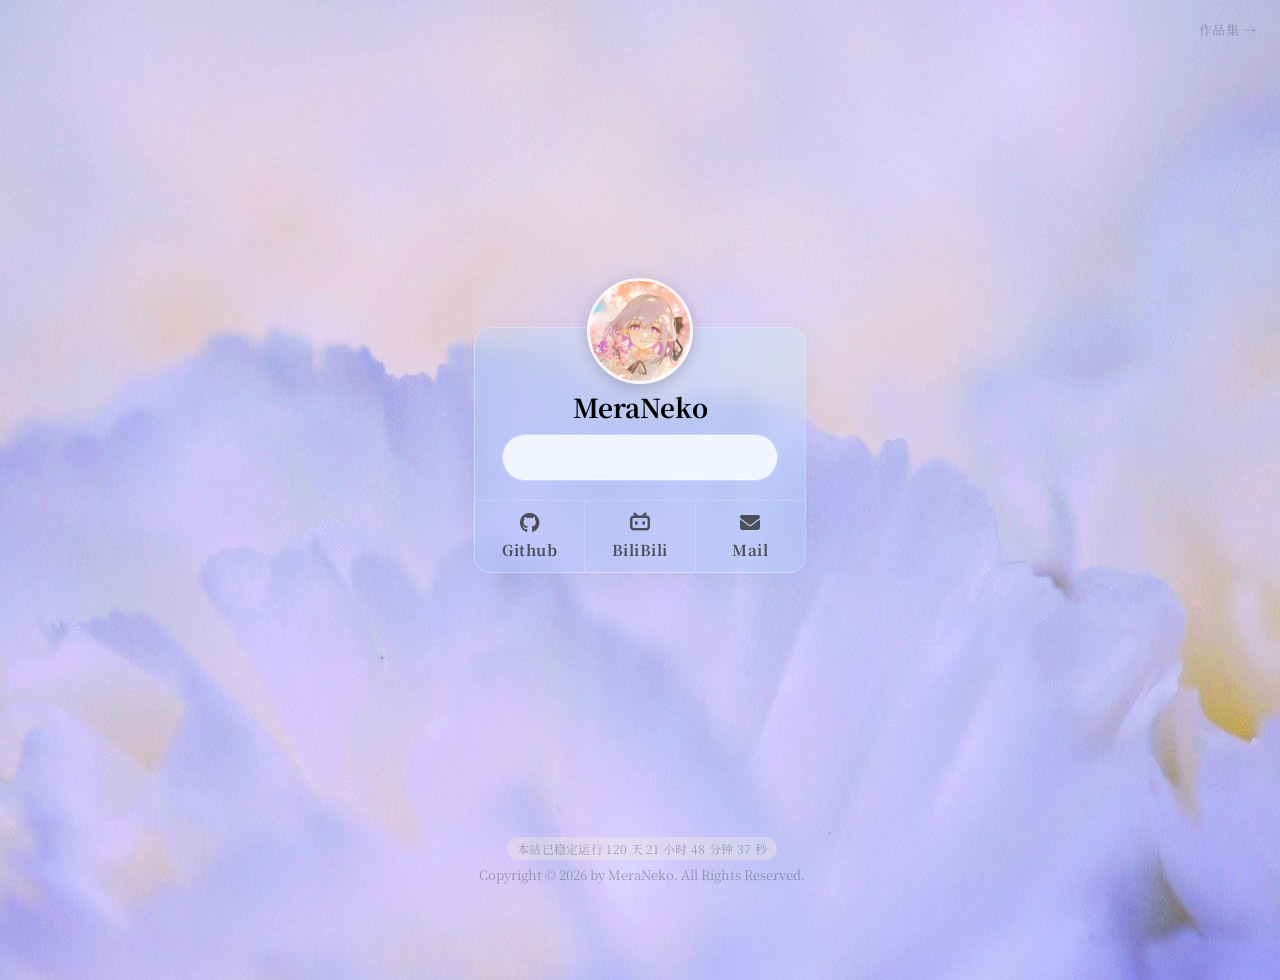
<file: index.html>
<!DOCTYPE html>
<!-- saved from url=(0027)https://www.gardenwalk.moe/ -->
<html lang="zh-CN"><head><meta http-equiv="Content-Type" content="text/html; charset=UTF-8">
    
    <meta name="description" content="MeraNeko's HomePage">
    <title>MeraNeko's HomePage</title>
    <link rel="shortcut icon" href="./favicon.jpg">
    <link href="./homepage_files/noto-serif-sc.css" rel="stylesheet">   
    <link rel="stylesheet" href="./homepage_files/all.min.css">   
    <meta content="width=device-width, initial-scale=1.0, minimum-scale=1.0, maximum-scale=1.0, user-scalable=no" name="viewport">
    <link rel="stylesheet" href="./homepage_files/style.css">
    <script src="./homepage_files/loading.js.下载" defer=""></script> 
    <script src="./homepage_files/Tilt-Animation.js.下载" defer=""></script>
    <script src="./homepage_files/Typewriter.js.下载" defer=""></script>   
    <script src="./homepage_files/click-particle-rc.js" defer=""></script>
    <script src="./homepage_files/Sitetime.js.下载" defer=""></script>
<style>/* Copyright (C) Microsoft Corporation. All rights reserved. */

.msreadout-word-highlight:not(.msreadout-inactive-highlight) {
    background: #ffff00 !important;
    color: black !important;
}

.msreadout-line-highlight:not(.msreadout-inactive-highlight) {
    background: #b2d6f3 !important;
    color: black !important;
}

@media screen and (forced-colors: active) {
    .msreadout-word-highlight:not(.msreadout-inactive-highlight) {
        forced-color-adjust: none;
        background-color: Highlight !important;
        color: HighlightText !important;
    }

    .msreadout-line-highlight:not(.msreadout-inactive-highlight) {
        forced-color-adjust: none;
        background: yellow !important;
        color: black !important;
    }
}
/*# sourceMappingURL=[data-uri] */</style></head>
<body>
    <!-- 右上角作品集入口 -->
    <a class="works-link" href="./works/">作品集 <span class="arrow">&rarr;</span></a>
    <div class="bg" id="bg"></div><!--在CSS17行引入-->
    <!-- 左右开屏加载的遮罩 -->
    <div class="loading-mask" id="loadingMask">
        <div class="mask-left"></div>
        <div class="mask-right"></div>
        <!-- 加载动画容器 -->
        <div class="load_15" id="loaderContainer">
            <div class="sk-cube sk-cube1"></div>
            <div class="sk-cube sk-cube2"></div>
            <div class="sk-cube sk-cube3"></div>
            <div class="sk-cube sk-cube4"></div>
            <div class="sk-cube sk-cube5"></div>
            <div class="sk-cube sk-cube6"></div>
            <div class="sk-cube sk-cube7"></div>
            <div class="sk-cube sk-cube8"></div>
            <div class="sk-cube sk-cube9"></div>
        </div>
        <div class="description-text">
            <h1>MeraNeko's HomePage</h1><br><h2>Loading...</h2>
        </div>
    </div>
    <!--主卡片区域-->
    <div class="main-card" id="MainCard">
        <div class="avatar"></div><!--在CSS178行引入-->
        <h1 class="name">MeraNeko</h1>
        <div class="bar">
            <p class="typewriter" id="typewriter">Ad astra per aspera.</p>
        </div>
        <div class="footer-links"><!--样式在css255行-->
            <a href="https://github.com/meraneko" target="_blank" class="footer-btn">
            <i class="fab fa-github"></i>
            <span>Github</span>
            </a>
            <a href="https://space.bilibili.com/1247516074" target="_blank" class="footer-btn">
            <i class="fab fa-bilibili"></i>
            <span>BiliBili</span>
            </a>
            <a href="mailto:hi@meraneko.top" class="footer-btn">
            <i class="fa-solid fa-envelope"></i>
            <span>Mail</span>
            </a>            
        </div>
    </div>
    <!--页脚版权提示-->
    <div class="copyright">
    <div class="uptime-line">
        <span class="uptime" id="uptime">本站已稳定运行 919 天 1 小时 55 分钟 16 秒</span>
    </div>
    <div>Copyright © 2026 by MeraNeko. </a> All Rights Reserved.</div>
    </div>

</body></html>
</file>
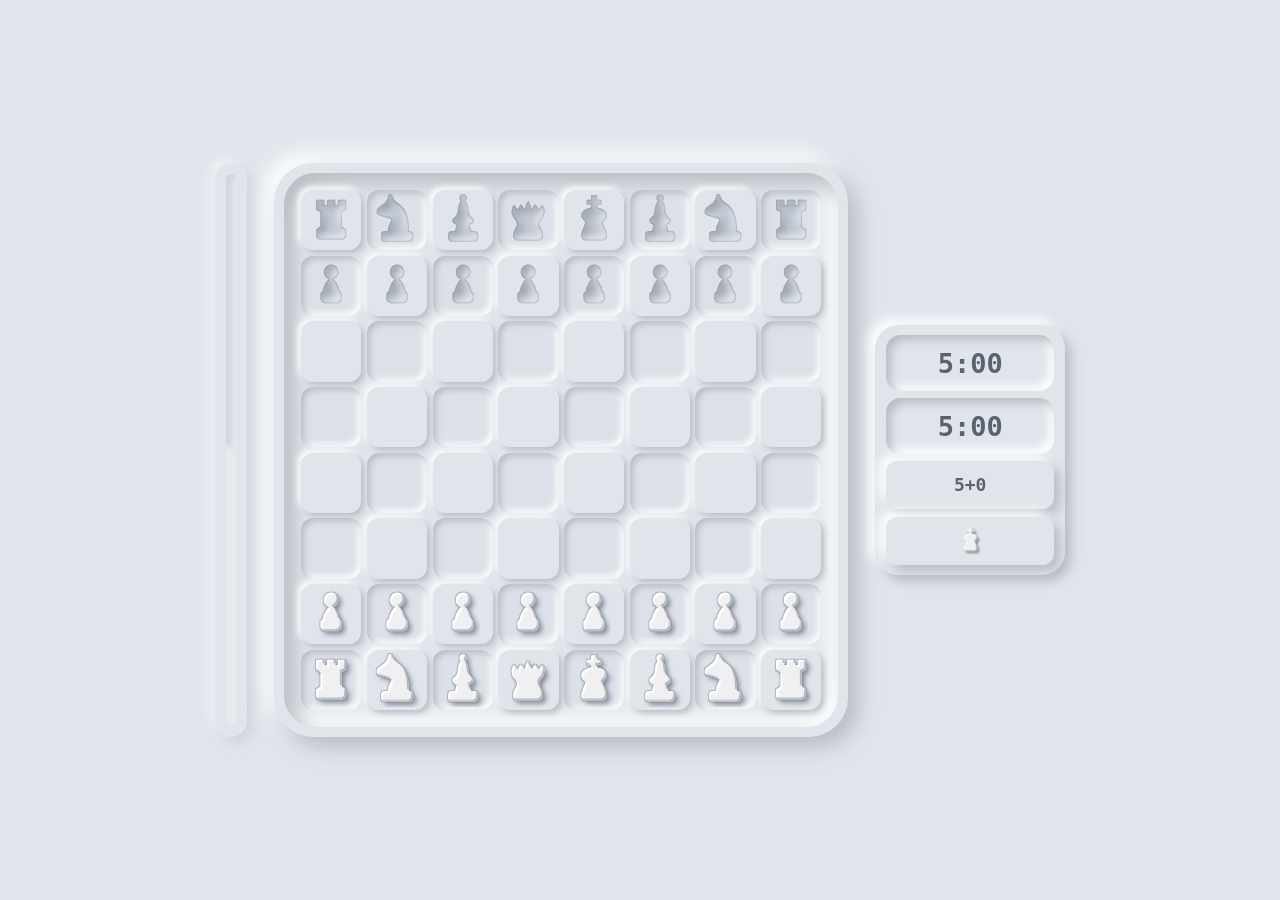
<file: chess/index.html>
<!DOCTYPE html>
<html lang="zh-CN">
<head>
<meta charset="utf-8">
<meta http-equiv="refresh" content="0; url=/works/chess/">
<link rel="canonical" href="https://meraneko.top/works/chess/">
<meta name="viewport" content="width=device-width, initial-scale=1">
<title>国际象棋</title>
<style>
  body { margin: 0; min-height: 100dvh; display: grid; place-items: center;
         background: #e0e5ec; color: #5a6270;
         font-family: ui-sans-serif, system-ui, -apple-system, "Segoe UI", "PingFang SC", "Microsoft YaHei", sans-serif;
         font-size: .9375rem; }
  a { color: #6d5dfc; }
</style>
</head>
<body>
<script>
  /* 查询串与锚点一起带过去，深链不丢 */
  location.replace('/works/chess/' + location.search + location.hash);
</script>
<p>已迁至 <a href="/works/chess/">/works/chess/</a></p>
</body>
</html>
</file>
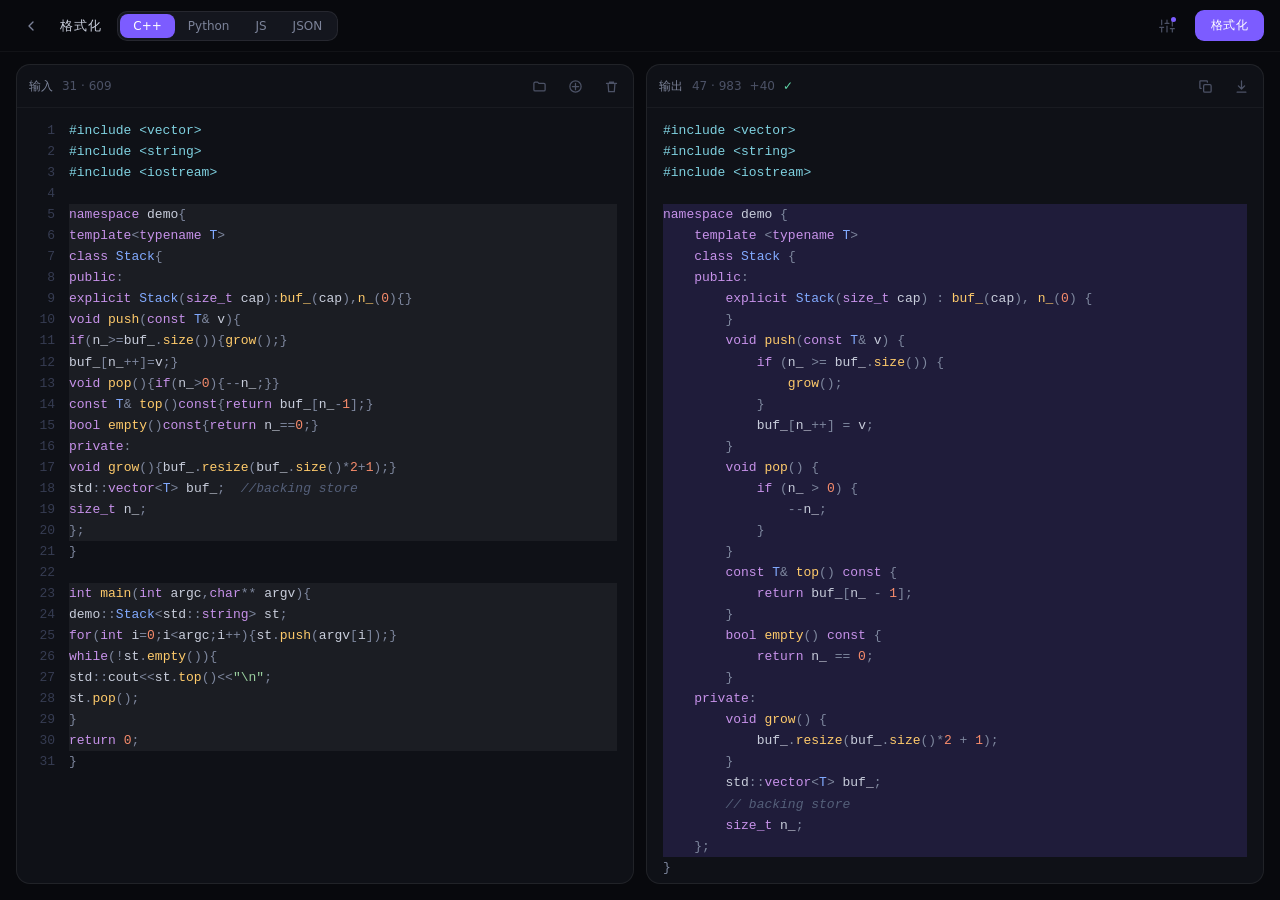
<file: formatter/index.html>
<!DOCTYPE html>
<html lang="zh-CN">
<head>
<meta charset="utf-8">
<meta http-equiv="refresh" content="0; url=/works/formatter/">
<link rel="canonical" href="https://meraneko.top/works/formatter/">
<meta name="viewport" content="width=device-width, initial-scale=1">
<title>代码格式化</title>
<style>
  body { margin: 0; min-height: 100dvh; display: grid; place-items: center;
         background: #08090D; color: rgba(233, 237, 246, .62);
         font-family: ui-sans-serif, system-ui, -apple-system, "Segoe UI", "PingFang SC", "Microsoft YaHei", sans-serif;
         font-size: .9375rem; }
  a { color: #7C5CFF; }
</style>
</head>
<body>
<script>
  location.replace('/works/formatter/' + location.search + location.hash);
</script>
<p>已迁至 <a href="/works/formatter/">/works/formatter/</a></p>
</body>
</html>
</file>
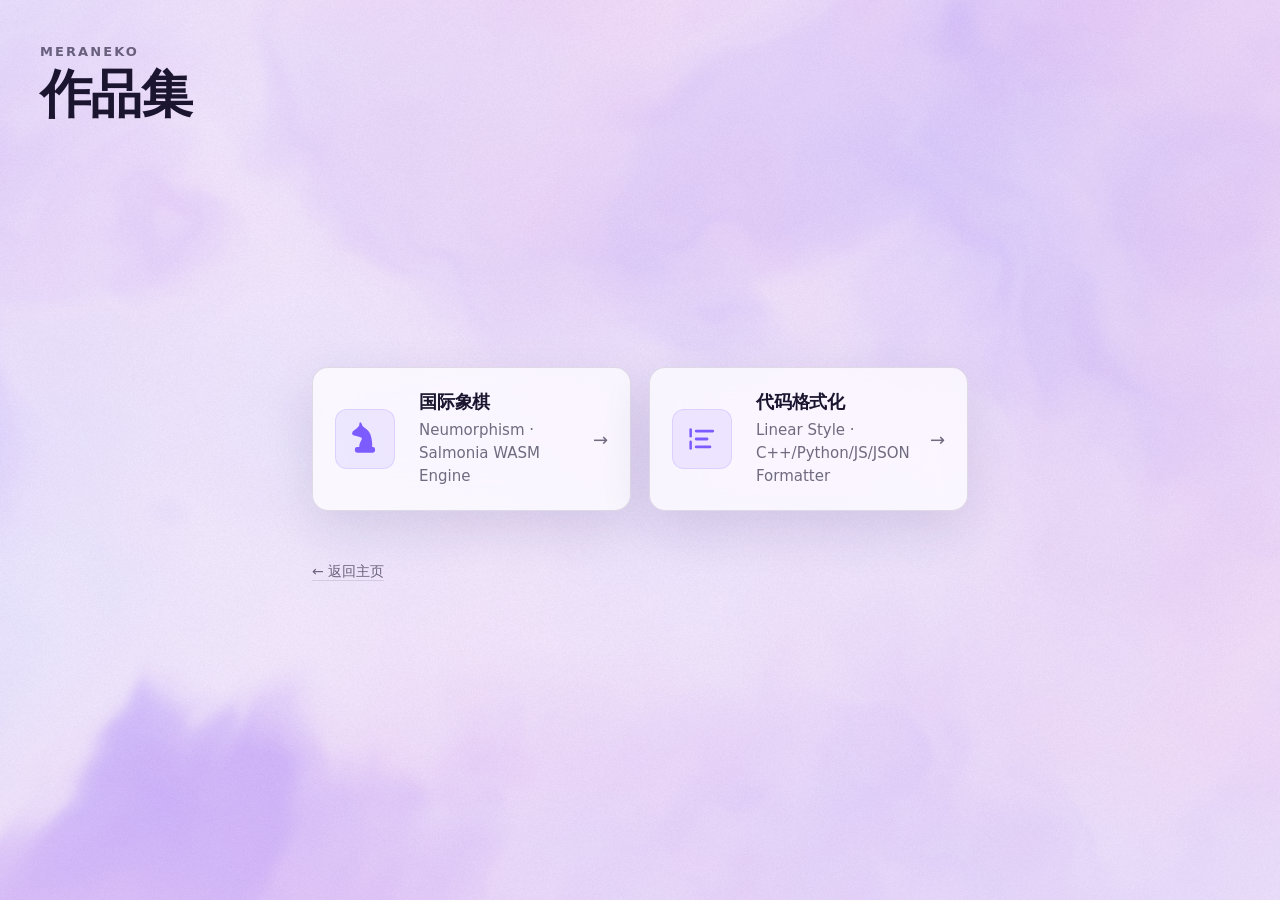
<file: works/index.html>
<!DOCTYPE html>
<html lang="zh-CN">
<head>
<meta charset="utf-8">
<meta name="viewport" content="width=device-width, initial-scale=1, viewport-fit=cover">
<meta name="theme-color" content="#F2ECFC">
<meta name="description" content="MeraNeko 的作品集">
<title>作品集 · MeraNeko</title>
<link rel="shortcut icon" href="../favicon.jpg">
<style>
  :root {
    --field: #F2ECFC;
    --accent: #7C5CFF;
    --ink: #1B1530;
    --ink-2: rgba(27, 21, 48, .62);
    --line: rgba(27, 21, 48, .12);
    --glass: rgba(255, 255, 255, .72);
    --ease: cubic-bezier(.22, .85, .26, 1);
    --morph-dur: .78s;
    --font-sans: ui-sans-serif, system-ui, -apple-system, "Segoe UI", "Helvetica Neue", Arial, "PingFang SC", "Hiragino Sans GB", "Microsoft YaHei", "Noto Sans SC", sans-serif;
  }

  * { box-sizing: border-box; }

  body {
    margin: 0;
    min-height: 100dvh;
    background: var(--field);
    color: var(--ink);
    font-family: var(--font-sans);
    -webkit-font-smoothing: antialiased;
    text-rendering: optimizeLegibility;
  }

  h1, p { margin: 0; }

  /* 流体渐变场：WebGL fbm 画在 canvas 上，下面垫一层静态径向渐变兜底
     （不支持 WebGL / 编译失败时就是它） */
  .stage {
    position: fixed;
    inset: 0;
    z-index: 0;
    overflow: hidden;
    background: var(--field);
  }

  .stage-fallback {
    position: absolute;
    inset: 0;
    background:
      radial-gradient(58% 52% at 22% 26%, rgba(163, 139, 252, .70), rgba(163, 139, 252, 0) 70%),
      radial-gradient(52% 48% at 79% 21%, rgba(173, 203, 249, .60), rgba(173, 203, 249, 0) 70%),
      radial-gradient(58% 58% at 63% 84%, rgba(249, 177, 229, .62), rgba(249, 177, 229, 0) 70%),
      var(--field);
  }

  .stage canvas {
    position: absolute;
    inset: 0;
    display: block;
    width: 100%;
    height: 100%;
  }

  /* 只在四周收一点亮度，正文对比度交给卡片自己的玻璃层 */
  .stage-scrim {
    position: absolute;
    inset: 0;
    pointer-events: none;
    background: radial-gradient(122% 112% at 50% 42%, rgba(255, 255, 255, .04) 40%, rgba(255, 255, 255, .30) 100%);
  }

  .page {
    position: relative;
    z-index: 1;
    min-height: 100dvh;
    display: flex;
    flex-direction: column;
    justify-content: center;
    gap: clamp(2rem, 4.5vw, 3.25rem);
    width: min(46rem, 100%);
    margin-inline: auto;
    /* 上边留出固定标题的位置，卡片不会钻到标题底下 */
    padding: clamp(6.5rem, 20vh, 8rem) clamp(1.25rem, 4vw, 2.5rem) clamp(2.5rem, 7vw, 5rem);
  }

  /* 标题钉在左上角，不跟着卡片居中 */
  .head {
    position: fixed;
    top: clamp(1.5rem, 5vh, 2.75rem);
    left: clamp(1.25rem, 4vw, 2.5rem);
    display: flex;
    flex-direction: column;
    gap: .5rem;
  }

  .eyebrow {
    font-size: .8125rem;
    font-weight: 600;
    letter-spacing: .16em;
    text-transform: uppercase;
    color: var(--ink-2);
  }

  .title {
    font-size: clamp(2.25rem, 6.5vw, 3.25rem);
    font-weight: 600;
    letter-spacing: -.03em;
    line-height: 1.05;
  }

  /* 统一分格：每格同一套毛玻璃，格子宽了就把文字排宽松 */
  .works {
    display: grid;
    grid-template-columns: repeat(auto-fit, minmax(16rem, 1fr));
    gap: clamp(.875rem, 2vw, 1.125rem);
    margin: 0;
    padding: 0;
    list-style: none;
  }

  .card {
    position: relative;
    display: flex;
    align-items: center;
    gap: clamp(1rem, 2.6vw, 1.5rem);
    padding: clamp(1rem, 2.6vw, 1.375rem);
    border: 1px solid var(--line);
    border-radius: 1rem;
    background: var(--glass);
    -webkit-backdrop-filter: blur(28px) saturate(150%);
    backdrop-filter: blur(28px) saturate(150%);
    box-shadow: 0 18px 50px rgba(43, 28, 92, .12);
    color: inherit;
    text-decoration: none;
    transition: transform .3s var(--ease), box-shadow .3s var(--ease), border-color .3s var(--ease);
  }

  .card:hover {
    transform: translateY(-2px);
    border-color: rgba(124, 92, 255, .42);
    box-shadow: 0 26px 60px rgba(43, 28, 92, .18);
  }

  .card:active { transform: translateY(0) scale(.995); }

  .card:focus-visible {
    outline: none;
    box-shadow: 0 0 0 2px rgba(255, 255, 255, .85), 0 0 0 4px rgba(124, 92, 255, .5);
  }

  .card-mark {
    flex: 0 0 auto;
    display: grid;
    place-items: center;
    width: clamp(3rem, 8vw, 3.75rem);
    aspect-ratio: 1;
    border-radius: .75rem;
    background: rgba(124, 92, 255, .10);
    border: 1px solid rgba(124, 92, 255, .16);
  }

  .card-mark svg { width: 62%; height: 62%; fill: var(--accent); }

  .card-text { display: flex; flex-direction: column; gap: .3125rem; min-width: 0; }

  .card-title { font-size: 1.125rem; font-weight: 600; letter-spacing: -.01em; }

  .card-desc { font-size: .9375rem; line-height: 1.55; color: var(--ink-2); }

  .card-go {
    margin-left: auto;
    font-size: 1.125rem;
    color: var(--ink-2);
    transition: transform .3s var(--ease), color .3s ease-out;
  }

  .card:hover .card-go { transform: translateX(3px); color: var(--accent); }

  .foot { font-size: .875rem; }

  .foot a { color: var(--ink-2); text-decoration: none; border-bottom: 1px solid var(--line); padding-bottom: 1px; }
  .foot a:hover { color: var(--accent); border-color: rgba(124, 92, 255, .45); }

  /* ---------------------------------------------------------------
     风格层：铺满视口、压在毛玻璃层之上，圆形裁切。悬停某张卡片时把圆心
     挪到那张卡片，半径从 0 扩到最远角；移开再缩回 0（外→内收缩）。
     结构与 .page 完全一致，所以卡片看着是「原地换掉了材质」——因此两张
     卡片的标题与卡片都由脚本克隆，必须像素级重合（见文件末尾）。
     --------------------------------------------------------------- */
  .morph {
    position: fixed;
    inset: 0;
    z-index: 2;
    pointer-events: none;
    /* 圆心跟着 --x/--y：收起时才是原地缩回那张卡片，而不是滑向屏幕正中 */
    clip-path: circle(0px at var(--x, 50%) var(--y, 50%));
    transition: clip-path var(--morph-dur) var(--ease);
  }

  .morph.open { clip-path: circle(var(--r, 120vh) at var(--x, 50%) var(--y, 50%)); }

  .morph-panel { display: none; }

  /* 只按主题挂载面板，不跟着 .open 开关：关掉 .open 时面板必须还在，
     否则 display 立刻变 none，裁切圆来不及收缩（会变成硬切断） */
  .morph[data-theme-on="neu"] .morph-panel[data-theme-panel="neu"],
  .morph[data-theme-on="code"] .morph-panel[data-theme-panel="code"] { display: block; }

  /* 拟态（棋盘页那套令牌） */
  .morph-panel[data-theme-panel="neu"] {
    --neu-bg: #e0e5ec;
    --neu-shade: #b8bcc2;
    --neu-light: #ffffff;
    --neu-ink: #5a6270;
    --neu-ink-2: #6f7787;
    --neu-piece: #c3cad5;
    min-height: 100dvh;
    background: var(--neu-bg);
    color: var(--neu-ink);
  }

  .morph-panel[data-theme-panel="neu"] .eyebrow { color: var(--neu-ink-2); }

  .morph-panel[data-theme-panel="neu"] .title { color: var(--neu-ink); }

  .morph-panel[data-theme-panel="neu"] .card {
    border-color: transparent;
    background: var(--neu-bg);
    -webkit-backdrop-filter: none;
    backdrop-filter: none;
    box-shadow: 12px 12px 24px var(--neu-shade), -12px -12px 24px var(--neu-light);
  }

  .morph-panel[data-theme-panel="neu"] .card-mark {
    border-color: transparent;
    background: var(--neu-bg);
    box-shadow: inset 6px 6px 12px var(--neu-shade), inset -6px -6px 12px var(--neu-light);
  }

  .morph-panel[data-theme-panel="neu"] .card-mark svg { fill: var(--neu-piece); }

  .morph-panel[data-theme-panel="neu"] .card-desc,
  .morph-panel[data-theme-panel="neu"] .card-go,
  .morph-panel[data-theme-panel="neu"] .foot a { color: var(--neu-ink-2); }

  .morph-panel[data-theme-panel="neu"] .foot a { border-bottom-color: rgba(90, 98, 112, .28); }

  /* 深色编辑器（格式化器页那套令牌） */
  .morph-panel[data-theme-panel="code"] {
    position: relative;
    --code-bg: #08090D;
    --code-surface: #0F1117;
    --code-line: rgba(255, 255, 255, .075);
    --code-ink: #C9CEDC;
    --code-ink-2: #7C8399;
    --code-accent: #7C5CFF;
    min-height: 100dvh;
    background: var(--code-bg);
    color: var(--code-ink);
  }

  /* 顶部紫光，和格式化器页保持一致 */
  .morph-panel[data-theme-panel="code"]::before {
    content: "";
    position: absolute;
    inset: -20% 0 auto;
    height: 42vh;
    background: radial-gradient(46% 62% at 50% 0%, rgba(124, 92, 255, .18), rgba(124, 92, 255, 0) 72%);
  }

  .morph-panel[data-theme-panel="code"] .page { position: relative; }

  .morph-panel[data-theme-panel="code"] .eyebrow { color: var(--code-ink-2); }

  .morph-panel[data-theme-panel="code"] .title { color: var(--code-ink); }

  .morph-panel[data-theme-panel="code"] .card {
    border-color: var(--code-line);
    background: var(--code-surface);
    -webkit-backdrop-filter: none;
    backdrop-filter: none;
    box-shadow: 0 18px 50px rgba(0, 0, 0, .5);
  }

  .morph-panel[data-theme-panel="code"] .card-mark {
    border-color: rgba(124, 92, 255, .28);
    background: rgba(124, 92, 255, .12);
  }

  .morph-panel[data-theme-panel="code"] .card-mark svg { fill: #A78BFF; }

  .morph-panel[data-theme-panel="code"] .card-desc,
  .morph-panel[data-theme-panel="code"] .card-go,
  .morph-panel[data-theme-panel="code"] .foot a { color: var(--code-ink-2); }

  .morph-panel[data-theme-panel="code"] .foot a { border-bottom-color: rgba(255, 255, 255, .16); }

  @media (prefers-reduced-motion: reduce) {
    .card, .card-go { transition: none; }
    .card:hover { transform: none; }
    .morph { transition: none; }
  }
</style>
</head>
<body>
  <div class="stage" aria-hidden="true">
    <div class="stage-fallback"></div>
    <canvas id="fluid"></canvas>
    <div class="stage-scrim"></div>
  </div>

  <main class="page" id="page">
    <header class="head" id="head">
      <p class="eyebrow">MeraNeko</p>
      <h1 class="title">作品集</h1>
    </header>

    <ul class="works">
      <li>
        <a class="card" href="./chess/" data-theme="neu">
          <span class="card-mark" aria-hidden="true">
            <svg viewBox="0 0 100 100">
              <path d="M28 88 H72 Q78 88 78 82 V78 Q78 72 72 72 H28 Q22 72 22 78 V82 Q22 88 28 88 Z"/>
              <path d="M34 74 C34 66 36 60 39 55 C42 51 42 48 39 46 C34 44 27 42 22 41 Q14 40 14 35 Q14 29 21 25 C28 21 32 16 34 12 L35 5 Q37 2 40 6 L43 13 C45 15 46 16 48 18 C53 21 58 25 62 31 C67 39 69 50 70 62 L70 74 Z"/>
            </svg>
          </span>
          <span class="card-text">
            <span class="card-title">国际象棋</span>
            <span class="card-desc">Neumorphism · Salmonia WASM Engine</span>
          </span>
          <span class="card-go" aria-hidden="true">→</span>
        </a>
      </li>
      <li>
        <a class="card" href="./formatter/" data-theme="code">
          <span class="card-mark" aria-hidden="true">
            <svg viewBox="0 0 100 100">
              <rect x="15" y="20" width="7" height="26" rx="3.5"/>
              <rect x="15" y="54" width="7" height="26" rx="3.5"/>
              <rect x="30" y="24" width="54" height="8" rx="4"/>
              <rect x="30" y="46" width="38" height="8" rx="4"/>
              <rect x="30" y="68" width="46" height="8" rx="4"/>
            </svg>
          </span>
          <span class="card-text">
            <span class="card-title">代码格式化</span>
            <span class="card-desc">Linear Style · C++/Python/JS/JSON Formatter</span>
          </span>
          <span class="card-go" aria-hidden="true">→</span>
        </a>
      </li>
    </ul>

    <footer class="foot"><a href="../">← 返回主页</a></footer>
  </main>

  <div class="morph" id="morph" aria-hidden="true">
    <div class="morph-panel" data-theme-panel="neu">
      <div class="page">
        <!-- 标题与卡片列表都由脚本从主页面克隆（见文件末尾），
             保证几何与文字完全一致，改文案只需改一处 -->
        <header class="head"></header>
        <ul class="works"></ul>
        <footer class="foot"><span>← 返回主页</span></footer>
      </div>
    </div>

    <div class="morph-panel" data-theme-panel="code">
      <div class="page">
        <header class="head"></header>
        <ul class="works"></ul>
        <footer class="foot"><span>← 返回主页</span></footer>
      </div>
    </div>
  </div>

<script>
(function () {
  'use strict';

  /* ---------------------------------------------------------------
     风格层里的标题与卡片都从主页面克隆：三份几何必须完全一致（不然裁切
     铺过去时卡片会错位），克隆成 <span> 去掉链接，只在样式层里显示。
     改文案、加作品都只改主页面一处。
     --------------------------------------------------------------- */
  const mainHead = document.querySelector('#page .head');
  for (const head of document.querySelectorAll('.morph-panel .head')) {
    head.innerHTML = mainHead.innerHTML;
  }

  const worksItems = document.querySelectorAll('#page .works > li');
  for (const list of document.querySelectorAll('.morph-panel .works')) {
    for (const item of worksItems) {
      const copy = item.cloneNode(true);
      const link = copy.querySelector('a.card');
      if (link) {
        const span = document.createElement('span');
        span.className = link.className;
        while (link.firstChild) span.appendChild(link.firstChild);
        span.removeAttribute('aria-hidden');
        link.replaceWith(span);
      }
      list.appendChild(copy);
    }
  }

  const prefersReduced = window.matchMedia && window.matchMedia('(prefers-reduced-motion: reduce)').matches;
  const canvas = document.getElementById('fluid');
  let gl = null;

  try {
    gl = canvas.getContext('webgl', { alpha: false, antialias: false, depth: false, stencil: false, powerPreference: 'high-performance' })
      || canvas.getContext('experimental-webgl');
  } catch (err) {
    gl = null;
  }
  /* 拿不到 WebGL 就留着 CSS 兜底渐变，什么都不做 */
  if (gl) {

    const VERT = 'attribute vec2 p; void main(){ gl_Position = vec4(p, 0.0, 1.0); }';

    const FRAG = `
#ifdef GL_FRAGMENT_PRECISION_HIGH
precision highp float;
#else
precision mediump float;
#endif
uniform vec2 u_res; uniform float u_time, u_grain;
vec2 hash2(vec2 p){ p=vec2(dot(p,vec2(127.1,311.7)),dot(p,vec2(269.5,183.3))); return fract(sin(p)*43758.5453)*2.0-1.0; }
float noise(vec2 p){ vec2 i=floor(p),f=fract(p),u=f*f*(3.0-2.0*f);
  return mix(mix(dot(hash2(i),f),dot(hash2(i+vec2(1,0)),f-vec2(1,0)),u.x),
             mix(dot(hash2(i+vec2(0,1)),f-vec2(0,1)),dot(hash2(i+vec2(1,1)),f-vec2(1,1)),u.x),u.y); }
float fbm(vec2 p){ float v=0.0,a=0.5; for(int i=0;i<5;i++){ v+=a*noise(p); p*=2.0; a*=0.5; } return v; }
void main(){
  vec2 uv=gl_FragCoord.xy/u_res.xy; vec2 q=uv; q.x*=u_res.x/u_res.y;
  float t=u_time*0.045;
  float f1=fbm(q*1.35+vec2(t,-t*0.45));
  float f2=fbm(q*1.9+vec2(f1*0.85-t*0.28,f1+t*0.22));
  float f=fbm(q*1.1+f2*1.15);
  vec3 base=vec3(0.949,0.925,0.988), violet=vec3(0.655,0.545,0.980), blue=vec3(0.714,0.741,0.976), pink=vec3(0.980,0.694,0.898), mint=vec3(0.686,0.933,0.898);
  vec3 col=base;
  col=mix(col,violet,smoothstep(0.10,0.62,f+0.28)*0.80);
  col=mix(col,blue,smoothstep(0.22,0.78,f2*0.5+0.5)*0.40);
  col=mix(col,pink,smoothstep(0.26,0.86,f1*0.5+0.5)*0.58);
  col=mix(col,mint,smoothstep(0.62,0.96,f*0.5+0.5)*0.26);
  float vig=smoothstep(1.25,0.25,length(uv-0.5)); col=mix(col,vec3(1.0),(1.0-vig)*0.12);
  col+=(fract(sin(dot(uv+t,vec2(12.9898,78.233)))*43758.5453)-0.5)*u_grain*0.06;
  gl_FragColor=vec4(col,1.0);
}`;

    const compile = (type, src) => {
      const sh = gl.createShader(type);
      gl.shaderSource(sh, src);
      gl.compileShader(sh);
      if (!gl.getShaderParameter(sh, gl.COMPILE_STATUS)) { gl.deleteShader(sh); return null; }
      return sh;
    };

    const vs = compile(gl.VERTEX_SHADER, VERT);
    const fs = compile(gl.FRAGMENT_SHADER, FRAG);

    if (vs && fs) {
      const program = gl.createProgram();
      gl.attachShader(program, vs);
      gl.attachShader(program, fs);
      gl.linkProgram(program);

      if (gl.getProgramParameter(program, gl.LINK_STATUS)) {
        gl.useProgram(program);

        gl.bindBuffer(gl.ARRAY_BUFFER, gl.createBuffer());
        gl.bufferData(gl.ARRAY_BUFFER, new Float32Array([-1, -1, 1, -1, -1, 1, -1, 1, 1, -1, 1, 1]), gl.STATIC_DRAW);

        const attrib = gl.getAttribLocation(program, 'p');
        gl.enableVertexAttribArray(attrib);
        gl.vertexAttribPointer(attrib, 2, gl.FLOAT, false, 0, 0);

        const uRes = gl.getUniformLocation(program, 'u_res');
        const uTime = gl.getUniformLocation(program, 'u_time');
        gl.uniform1f(gl.getUniformLocation(program, 'u_grain'), 0.4);

        const dprCap = () => Math.min(window.devicePixelRatio || 1, 2);

        const resize = () => {
          const w = Math.max(1, Math.round(canvas.clientWidth * dprCap()));
          const h = Math.max(1, Math.round(canvas.clientHeight * dprCap()));
          if (canvas.width === w && canvas.height === h) return false;
          canvas.width = w;
          canvas.height = h;
          gl.viewport(0, 0, w, h);
          gl.uniform2f(uRes, w, h);
          return true;
        };

        const draw = (seconds) => {
          gl.uniform1f(uTime, seconds);
          gl.drawArrays(gl.TRIANGLES, 0, 6);
        };

        let frameId = null;
        const frame = (now) => {
          frameId = window.requestAnimationFrame(frame);
          draw(now / 1000);
        };
        const start = () => { if (frameId === null) frameId = window.requestAnimationFrame(frame); };
        const stop = () => { if (frameId !== null) { window.cancelAnimationFrame(frameId); frameId = null; } };

        resize();

        if (prefersReduced) {
          /* 减动效：只画一帧定格 */
          draw(11.0);
        } else if ('IntersectionObserver' in window) {
          /* 滚出视口就停，别白烧 GPU */
          new IntersectionObserver((entries) => {
            for (const entry of entries) entry.isIntersecting ? start() : stop();
          }, { threshold: 0 }).observe(canvas);
        } else {
          start();
        }

        /* 画布尺寸靠盒模型来，别只信 window.resize（隐藏页恢复可见时不会触发） */
        if ('ResizeObserver' in window) {
          new ResizeObserver(() => { if (resize() && prefersReduced) draw(11.0); }).observe(canvas);
        }
        window.addEventListener('resize', () => {
          if (resize() && prefersReduced) draw(11.0);
        }, { passive: true });
      }
    }
  }

  /* ---------------------------------------------------------------
     材质铺开：圆心落在被悬停/聚焦的那张卡片，半径取到最远角，所以光是从
     卡片往外铺满整屏；移开把半径收回 0（外→内收缩）。
     收缩期间面板必须保持挂载，否则裁切圆来不及收就成了硬切断。
     --------------------------------------------------------------- */
  const morph = document.getElementById('morph');
  if (!morph || prefersReduced) return;

  const cards = document.querySelectorAll('.card[data-theme]');

  const cssMs = (name, fallback) => {
    const raw = getComputedStyle(document.documentElement).getPropertyValue(name).trim();
    const n = parseFloat(raw);
    if (!isFinite(n)) return fallback;
    return /ms$/.test(raw) ? n : n * 1000;
  };
  const growMs = cssMs('--morph-dur', 780);

  let openCard = null;
  let clearTimer = 0;

  function aimAt(card) {
    const box = card.getBoundingClientRect();
    const cx = box.left + box.width / 2;
    const cy = box.top + box.height / 2;
    const far = Math.hypot(Math.max(cx, window.innerWidth - cx), Math.max(cy, window.innerHeight - cy));
    morph.style.setProperty('--x', cx + 'px');
    morph.style.setProperty('--y', cy + 'px');
    morph.style.setProperty('--r', far + 'px');
  }

  function open(card) {
    const theme = card.getAttribute('data-theme');
    if (!morph.querySelector('[data-theme-panel="' + theme + '"]')) return;

    clearTimeout(clearTimer);              // 收缩还没跑完就又移回来，别把面板卸掉
    morph.setAttribute('data-theme-on', theme);
    aimAt(card);
    openCard = card;
    void morph.offsetWidth;
    morph.classList.add('open');
  }

  function close() {
    if (!openCard) return;
    aimAt(openCard);                       // 圆心按离开时的位置重算
    morph.classList.remove('open');
    clearTimeout(clearTimer);
    clearTimer = setTimeout(() => {         // 收缩跑完再卸载，留一点余量
      morph.removeAttribute('data-theme-on');
      openCard = null;
    }, growMs + 60);
  }

  for (const card of cards) {
    card.addEventListener('pointerenter', () => open(card));
    card.addEventListener('pointerleave', close);
    card.addEventListener('focus', () => open(card));
    card.addEventListener('blur', close);
  }

  /* ---------------------------------------------------------------
     没有 hover 的设备（触摸屏）：第一次点只展开材质，第二次点才跳转。
     桌面有 hover，点之前早就展开了，所以这里不拦，原生跳转依旧。
     `?touch=1` 是给桌面调试这条路径用的开关（同 neo.html 的 ?noboot=1）。
     --------------------------------------------------------------- */
  const noHover = ('matchMedia' in window && window.matchMedia('(hover: none)').matches) ||
    /[?&]touch=1/.test(location.search);
  if (noHover) {
    let armed = null;
    for (const card of cards) {
      card.addEventListener('click', (ev) => {
        if (ev.detail === 0) return;          // 键盘激活（Enter）直接跳转
        if (armed === card) { armed = null; return; }
        ev.preventDefault();
        armed = card;
        open(card);
      });
    }
  }
})();
</script>
</body>
</html>
</file>
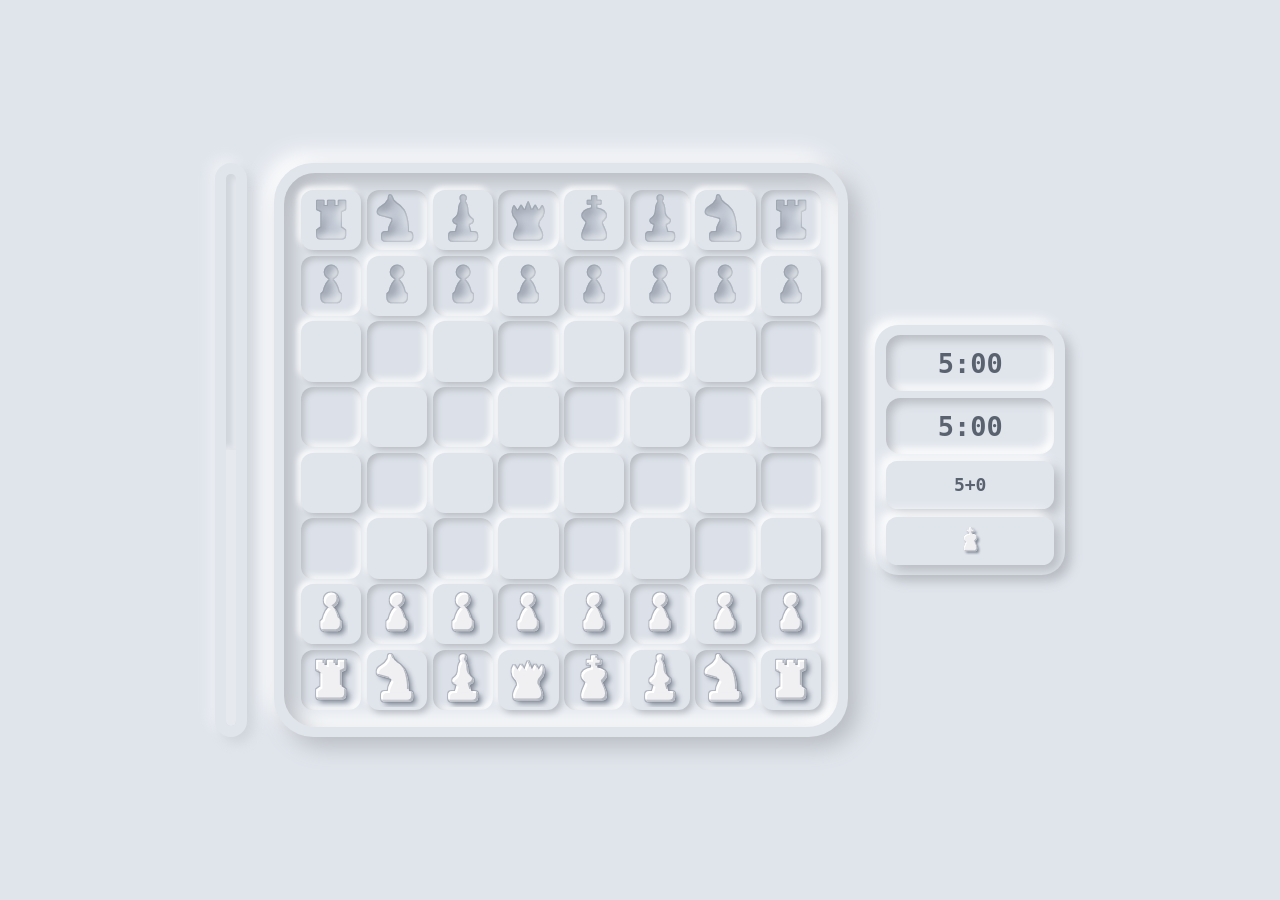
<file: works/chess/index.html>
<!DOCTYPE html>
<html lang="zh-CN">
<head>
<meta charset="UTF-8">
<meta name="viewport" content="width=device-width, initial-scale=1.0">
<meta name="color-scheme" content="light">
<title>国际象棋</title>
<style>
    :root {
        --bg: #e0e5ec;
        --shade: #b8bcc2;
        --light: #ffffff;
        --accent: #6d5dfc;

        --face: #e0e5ec;
        --face-sunk: #dce1e9;
        --piece-out: #f0f0f3;
        --piece-in: #c3cad5;

        --raised-lg: 10px 10px 22px var(--shade), -10px -10px 22px var(--light);
        --sunk-lg: inset 10px 10px 20px var(--shade), inset -10px -10px 20px var(--light);
        --raised-sm: 3px 3px 6px var(--shade), -3px -3px 6px var(--light);
        --sunk-sm: inset 3px 3px 6px var(--shade), inset -3px -3px 6px var(--light);
        --sunk-press: inset 5px 5px 10px var(--shade), inset -5px -5px 10px var(--light);

        /* 全站唯一的缓动曲线：棋子滑动与局势条共用同一条，动作读起来才是一回事 */
        --ease: cubic-bezier(0.22, 0.85, 0.26, 1);
        --move: 0.26s;
        --eval-dur: 0.7s;

        --board: min(72vmin, 520px);
        --gap: clamp(3px, 0.6vmin, 6px);
        --well-pad: clamp(10px, 1.9vmin, 20px);
        --shell-pad: clamp(6px, 1.1vmin, 11px);
    }

    * { box-sizing: border-box; }

    body {
        margin: 0;
        min-height: 100svh;
        display: grid;
        place-items: center;
        padding: clamp(24px, 7vmin, 72px);
        background: var(--bg);
        -webkit-font-smoothing: antialiased;
    }

    .defs {
        position: absolute;
        width: 0;
        height: 0;
        overflow: hidden;
    }

    .shell {
        padding: var(--shell-pad);
        border-radius: calc(var(--board) * 0.075);
        background: var(--bg);
        box-shadow: var(--raised-lg);
    }

    .well {
        padding: var(--well-pad);
        border-radius: calc(var(--board) * 0.06);
        background: var(--bg);
        box-shadow: var(--sunk-lg);
    }

    .grid {
        display: grid;
        gap: var(--gap);
        width: var(--board);
        touch-action: none;
    }

    .row {
        display: grid;
        grid-template-columns: repeat(8, 1fr);
        gap: var(--gap);
    }

    .sq {
        position: relative;
        aspect-ratio: 1;
        display: grid;
        place-items: center;
        border-radius: 20%;
    }

    .sq.lt {
        background: var(--face);
        box-shadow: var(--raised-sm);
    }

    .sq.dk {
        background: var(--face-sunk);
        box-shadow: var(--sunk-sm);
    }

    .sq.own { cursor: grab; }
    .sq.move, .sq.cap, .sq.sel { cursor: pointer; }

    .sq.sel { box-shadow: var(--sunk-press); }

    .sq.move.hover,
    .sq.cap.hover { box-shadow: var(--sunk-press); }

    .sq.move::after {
        content: '';
        position: absolute;
        width: 26%;
        aspect-ratio: 1;
        border-radius: 50%;
        background: var(--face-sunk);
        box-shadow: inset 2px 2px 5px var(--shade), inset -2px -2px 5px var(--light);
    }

    .sq.cap::after {
        content: '';
        position: absolute;
        inset: 0;
        border-radius: 20%;
        box-shadow: var(--sunk-press);
    }

    .sq.last {
        outline: 2px solid rgba(88, 96, 110, 0.5);
        outline-offset: -2px;
    }

    .sq.last-to {
        outline: 2px solid rgba(88, 96, 110, 0.72);
        outline-offset: -2px;
    }

    .sq.check {
        background: #f08b8b;
        box-shadow: inset 5px 5px 10px rgba(148, 58, 58, 0.45),
                    inset -5px -5px 10px rgba(255, 255, 255, 0.72);
    }

    .sq.mate {
        background: #a89ff6;
        box-shadow: inset 5px 5px 10px rgba(58, 40, 148, 0.42),
                    inset -5px -5px 10px rgba(255, 255, 255, 0.6);
    }

    .sq:focus { outline: none; }

    .grid.kb .sq:focus {
        outline: 2px solid rgba(109, 93, 252, 0.5);
        outline-offset: -2px;
    }

    .pc {
        position: relative;
        z-index: 1;
        width: 90%;
        height: 90%;
        stroke-width: 3.5;
        stroke-linejoin: round;
        stroke-linecap: round;
        transition: transform var(--move) var(--ease);
    }

    /* FLIP 的起始帧：先把棋子按位移摆回原位，这一帧不能有过渡 */
    .pc.pre { transition: none; }

    .pc--out {
        fill: var(--piece-out);
        stroke: var(--piece-out);
    }

    .pc--in {
        fill: var(--piece-in);
        stroke: var(--piece-in);
    }

    .sq.sel .pc { transform: scale(0.94); }

    .sq.dragging .pc { opacity: 0.25; }

    .ghost {
        position: fixed;
        left: 0;
        top: 0;
        z-index: 30;
        pointer-events: none;
        filter: drop-shadow(0 8px 10px rgba(122, 128, 138, 0.4));
    }

    .promo {
        position: fixed;
        z-index: 40;
        display: grid;
        gap: 6px;
        padding: 8px;
        border-radius: 18px;
        background: var(--bg);
        box-shadow: var(--raised-lg);
    }

    .promo button {
        width: var(--tile);
        height: var(--tile);
        padding: 0;
        border: 0;
        border-radius: 14px;
        background: var(--face);
        box-shadow: 6px 6px 12px var(--shade), -6px -6px 12px var(--light);
        display: grid;
        place-items: center;
        cursor: pointer;
        transition: box-shadow 0.3s ease-in-out;
    }

    .promo button:hover { box-shadow: 4px 4px 8px var(--shade), -4px -4px 8px var(--light); }
    .promo button:active { box-shadow: inset 4px 4px 8px var(--shade), inset -4px -4px 8px var(--light); }
    .promo button:focus-visible { outline: 2px solid rgba(109, 93, 252, 0.5); outline-offset: 2px; }
    .promo .pc { width: 82%; height: 82%; }

    .table {
        display: flex;
        align-items: center;
        justify-content: center;
        gap: clamp(16px, 3vmin, 36px);
    }

    .clock {
        display: grid;
        gap: clamp(4px, 0.8vmin, 8px);
        width: clamp(120px, 22vmin, 190px);
        padding: clamp(6px, 1.2vmin, 12px);
        border-radius: calc(var(--board) * 0.045);
        background: var(--bg);
        box-shadow: 6px 6px 12px var(--shade), -6px -6px 12px var(--light);
    }

    .clk {
        display: grid;
        place-items: center;
        padding: clamp(8px, 1.6vmin, 15px) 4px;
        border-radius: calc(var(--board) * 0.028);
        background: var(--bg);
        box-shadow: var(--sunk-press);
        transition: box-shadow 0.3s ease-in-out;
    }

    .clk.on { box-shadow: var(--raised-sm); }

    .clk.flag { outline: 2px solid #d94f4f; outline-offset: -2px; }

    .clk__t {
        font: 600 clamp(16px, 3vmin, 30px)/1 ui-monospace, "Cascadia Mono", Consolas, monospace;
        font-variant-numeric: tabular-nums;
        color: #5a6270;
    }

    .ctl {
        height: clamp(32px, 5.6vmin, 48px);
        padding: 0;
        border: 0;
        border-radius: calc(var(--board) * 0.022);
        background: var(--face);
        box-shadow: 6px 6px 12px var(--shade), -6px -6px 12px var(--light);
        display: grid;
        place-items: center;
        cursor: pointer;
        transition: box-shadow 0.3s ease-in-out;
        font: 600 clamp(12px, 2vmin, 19px)/1 ui-monospace, "Cascadia Mono", Consolas, monospace;
        font-variant-numeric: tabular-nums;
        color: #5a6270;
    }

    .ctl:hover:not(:disabled) { box-shadow: 4px 4px 8px var(--shade), -4px -4px 8px var(--light); }
    .ctl:active:not(:disabled) { box-shadow: inset 4px 4px 8px var(--shade), inset -4px -4px 8px var(--light); }
    .ctl:disabled { opacity: 0.5; box-shadow: 3px 3px 6px var(--shade), -3px -3px 6px var(--light); cursor: default; }
    .ctl:focus-visible { outline: 2px solid rgba(109, 93, 252, 0.5); outline-offset: 2px; }
    .ctl--side .pc { width: 60%; height: 60%; }

    /* 局势条：凹刻底=黑方，凸起白填充从靠己方的一端生长。
       横屏立在棋盘左侧，竖屏（见下方媒体查询）横在棋盘上方。 */
    .eval {
        position: relative;
        display: flex;
        width: clamp(24px, 3.6vmin, 36px);
        height: calc(var(--board) + (var(--shell-pad) + var(--well-pad)) * 2);
        padding: clamp(6px, 1.2vmin, 12px);
        border-radius: calc(var(--board) * 0.045);
        background: var(--bg);
        box-shadow: 6px 6px 12px var(--shade), -6px -6px 12px var(--light);
        transition: opacity 0.3s ease-in-out;
    }

    .eval.dim { opacity: 0.4; }

    .eval__track {
        position: relative;
        flex: 1;
        overflow: hidden;
        border-radius: calc(var(--board) * 0.02);
        background: var(--piece-in);
        box-shadow: var(--sunk-sm);
    }

    .eval__fill {
        position: absolute;
        left: 0;
        top: 0;
        width: 100%;
        height: var(--w, 50%);
        background: var(--piece-out);
        box-shadow: var(--raised-sm);
        transition: height var(--eval-dur) var(--ease), width var(--eval-dur) var(--ease);
    }

    /* 读数：条正中浮出的小标签，悬停（桌面）或点击（移动端，再次点击收起）才出现 */
    .eval__num {
        position: absolute;
        left: 50%;
        top: 50%;
        transform: translate(-50%, -50%);
        padding: 2px 7px;
        border-radius: calc(var(--board) * 0.022);
        background: var(--face);
        box-shadow: var(--raised-sm);
        font: 600 clamp(10px, 1.7vmin, 14px)/1 ui-monospace, "Cascadia Mono", Consolas, monospace;
        font-variant-numeric: tabular-nums;
        color: #5a6270;
        white-space: nowrap;
        opacity: 0;
        pointer-events: none;
        transition: opacity 0.18s var(--ease);
    }

    .eval:hover .eval__num,
    .eval.show .eval__num { opacity: 1; }

    /* 引擎没数据时不给读数，免得凭空显示 0.00 */
    .eval.dim .eval__num { display: none; }

    /* 锚定端跟着执子方：横屏竖条里执子方永远在下（执白=白在下、执黑=黑在下），
       竖屏横条的对应规则见下方媒体查询（执子方在左）。 */
    .eval[data-human="w"] .eval__fill { top: auto; bottom: 0; }

    .grid.thinking.eng-w .pc--out,
    .grid.thinking.eng-b .pc--in {
        transform: scale(0.97);
        opacity: 0.85;
    }

    .sr {
        position: absolute;
        width: 1px;
        height: 1px;
        margin: -1px;
        overflow: hidden;
        clip-path: inset(50%);
        white-space: nowrap;
    }

    /* 加载麦浪：同一个动画兼顾淡入与循环起伏。
       下载段靠 JS 推进 --d 的前沿，编译/启动段已出现的棋子反复做。 */
    @keyframes loadWave {
        0% { opacity: 0; transform: scale(0.86); }
        14% { opacity: 1; transform: scale(1); }
        55% { opacity: 0.5; transform: scale(0.93); }
        100% { opacity: 1; transform: scale(1); }
    }

    .pc.wait {
        animation: loadWave 1.6s ease-in-out infinite;
        animation-delay: calc(var(--d, 0) * 90ms);
    }

    .pc.hide { opacity: 0; }

    /* 竖屏或窄屏：整体竖排——局势条横在棋盘上方，棋钟并成两列落到下面 */
    @media (max-width: 700px), (orientation: portrait) {
        .table { flex-direction: column; }
        .clock { width: var(--board); grid-template-columns: 1fr 1fr; }
        .clk { grid-column: 1 / -1; }

        .eval {
            width: calc(var(--board) + (var(--shell-pad) + var(--well-pad)) * 2);
            height: clamp(24px, 3.6vmin, 36px);
        }

        .eval__fill { left: 0; right: auto; width: var(--w, 50%); height: 100%; }
        /* 横条的锚定端＝执子方在左：执白用默认左端，执黑把白翻到右端 */
        .eval[data-human="w"] .eval__fill { top: 0; bottom: auto; }
        .eval[data-human="b"] .eval__fill { left: auto; right: 0; }
    }

    @media (prefers-reduced-motion: reduce) {
        .pc.wait { animation: none; }
        .pc, .promo button, .clk, .ctl, .eval__fill, .eval__num { transition: none; }
    }
</style>
</head>
<body>

<svg class="defs" aria-hidden="true" focusable="false">
    <defs>
        <symbol id="pawn" viewBox="0 0 100 100">
            <path d="M50 36 C44 40 38 50 36 60 L32 64 L32 72 Q32 78 38 80 L62 80 Q68 78 68 72 L68 64 L64 60 C62 50 56 40 50 36 A12 12 0 0 0 50 12 A12 12 0 0 0 50 36 Z"/>
        </symbol>
        <symbol id="rook" viewBox="0 0 100 100">
            <path d="M24 14 L36 14 L36 24 L44 24 L44 14 L56 14 L56 24 L64 24 L64 14 L76 14 L76 30 L68 34 L68 62 L76 68 L76 78 Q76 84 70 84 L30 84 Q24 84 24 78 L24 68 L32 62 L32 34 L24 30 Z"/>
        </symbol>
        <symbol id="knight" viewBox="0 0 100 100">
            <path d="M28 88 H72 Q78 88 78 82 V78 Q78 72 72 72 H28 Q22 72 22 78 V82 Q22 88 28 88 Z"/>
            <path d="M34 74 C34 66 36 60 39 55 C42 51 42 48 39 46 C34 44 27 42 22 41 Q14 40 14 35 Q14 29 21 25 C28 21 32 16 34 12 L35 5 Q37 2 40 6 L43 13 C45 15 46 16 48 18 C53 21 58 25 62 31 C67 39 69 50 70 62 L70 74 Z"/>
        </symbol>
        <symbol id="bishop" viewBox="0 0 100 100">
            <path d="M30 88 H70 Q76 88 76 82 V78 Q76 72 70 72 H30 Q24 72 24 78 V82 Q24 88 30 88 Z"/>
            <path d="M36 74 C37 68 39 63 40 58 L33 54 Q30 50 34 47 C40 43 42 38 42 32 C42 24 46 16 50 12 C54 16 58 24 58 32 C58 38 60 43 66 47 Q70 50 67 54 L60 58 C61 63 63 68 64 74 Z"/>
            <path d="M45 9 a5 5 0 0 1 10 0 a5 5 0 0 1 -10 0 Z"/>
        </symbol>
        <symbol id="queen" viewBox="0 0 100 100">
            <path d="M24 24 L30.5 34 L37 23 L43.5 34 L50 17 L56.5 34 L63 23 L69.5 34 L76 24 C80 30 80 40 74 46 C70 50 68 54 69 60 C72 66 76 72 76 78 Q76 86 68 86 L32 86 Q24 86 24 78 C24 72 28 66 31 60 C32 54 30 50 26 46 C20 40 20 30 24 24 Z"/>
        </symbol>
        <symbol id="king" viewBox="0 0 100 100">
            <path d="M46 6 L54 6 L54 14 L62 14 L62 20 L54 20 L54 28 C66 30 72 34 72 42 C72 48 66 50 64 54 C66 62 72 70 72 78 Q72 86 64 86 L36 86 Q28 86 28 78 C28 70 34 62 36 54 C34 50 28 48 28 42 C28 34 34 30 46 28 L46 20 L38 20 L38 14 L46 14 Z"/>
        </symbol>
        <!-- 重开：270° 圆环 + 环口右端一个明显的顺时针箭头，都做成填充体以便沿用凸起滤镜 -->
        <symbol id="retry" viewBox="0 0 100 100">
            <path d="M27.4 27.4 A32 32 0 1 0 72.6 27.4 L64.1 35.9 A20 20 0 1 1 35.9 35.9 Z"/>
            <path d="M82.5 45.7 L54.2 34.4 L71.2 17.4 Z"/>
        </symbol>

        <!-- 凸起：光源固定在左上，右下投影 + 贴边的一圈细内边线（与凹刻镜像） -->
        <filter id="convex" x="-35%" y="-35%" width="170%" height="170%" color-interpolation-filters="sRGB">
            <feOffset in="SourceAlpha" dx="6" dy="6" result="o1"/>
            <feGaussianBlur in="o1" stdDeviation="4.5" result="b1"/>
            <feFlood flood-color="#868d99" flood-opacity="1" result="f1"/>
            <feComposite in="f1" in2="b1" operator="in" result="drop"/>

            <feOffset in="SourceAlpha" dx="3" dy="3" result="o3"/>
            <feComposite in="SourceAlpha" in2="o3" operator="out" result="c3"/>
            <feGaussianBlur in="c3" stdDeviation="0.7" result="b3"/>
            <feFlood flood-color="#ffffff" flood-opacity="0.95" result="f3"/>
            <feComposite in="f3" in2="b3" operator="in" result="i3"/>
            <feComposite in="i3" in2="SourceAlpha" operator="in" result="innerLit"/>

            <feOffset in="SourceAlpha" dx="-3" dy="-3" result="o4"/>
            <feComposite in="SourceAlpha" in2="o4" operator="out" result="c4"/>
            <feGaussianBlur in="c4" stdDeviation="0.8" result="b4"/>
            <feFlood flood-color="#9aa1ac" flood-opacity="0.7" result="f4"/>
            <feComposite in="f4" in2="b4" operator="in" result="i4"/>
            <feComposite in="i4" in2="SourceAlpha" operator="in" result="innerShade"/>

            <feMorphology in="SourceAlpha" operator="dilate" radius="1.4" result="dilated"/>
            <feGaussianBlur in="dilated" stdDeviation="1.2" result="soft"/>
            <feFlood flood-color="#8d94a0" flood-opacity="0.55" result="f0"/>
            <feComposite in="f0" in2="soft" operator="in" result="ao"/>

            <feMerge>
                <feMergeNode in="ao"/>
                <feMergeNode in="drop"/>
                <feMergeNode in="SourceGraphic"/>
                <feMergeNode in="innerLit"/>
                <feMergeNode in="innerShade"/>
            </feMerge>
        </filter>

        <!-- 凹刻：左上内阴影 + 右下内高光 -->
        <filter id="engrave" x="-20%" y="-20%" width="140%" height="140%" color-interpolation-filters="sRGB">
            <feOffset in="SourceAlpha" dx="7" dy="7" result="o1"/>
            <feComposite in="SourceAlpha" in2="o1" operator="out" result="c1"/>
            <feGaussianBlur in="c1" stdDeviation="7.5" result="b1"/>
            <feFlood flood-color="#838a96" result="f1"/>
            <feComposite in="f1" in2="b1" operator="in" result="i1"/>
            <feComposite in="i1" in2="SourceAlpha" operator="in" result="dark"/>

            <feMorphology in="SourceAlpha" operator="erode" radius="2.2" result="eroded"/>
            <feComposite in="SourceAlpha" in2="eroded" operator="out" result="rimShape"/>
            <feFlood flood-color="#9aa1ac" flood-opacity="0.85" result="rimColor"/>
            <feComposite in="rimColor" in2="rimShape" operator="in" result="rim"/>

            <feOffset in="SourceAlpha" dx="-6" dy="-6" result="o2"/>
            <feComposite in="SourceAlpha" in2="o2" operator="out" result="c2"/>
            <feGaussianBlur in="c2" stdDeviation="6.5" result="b2"/>
            <feFlood flood-color="#ffffff" result="f2"/>
            <feComposite in="f2" in2="b2" operator="in" result="i2"/>
            <feComposite in="i2" in2="SourceAlpha" operator="in" result="lit"/>

            <feMerge>
                <feMergeNode in="SourceGraphic"/>
                <feMergeNode in="dark"/>
                <feMergeNode in="rim"/>
                <feMergeNode in="lit"/>
            </feMerge>
        </filter>
    </defs>
</svg>

<div class="table">
    <div class="eval dim" id="eval" data-human="w" aria-hidden="true">
        <div class="eval__track"><div class="eval__fill" id="eval-fill"></div></div>
        <span class="eval__num" id="eval-num" hidden></span>
    </div>

    <main class="shell">
        <div class="well">
            <div class="grid" id="grid" role="grid" aria-label="国际象棋棋盘"></div>
        </div>
    </main>

    <aside class="clock" aria-label="棋钟与对局设置">
        <div class="clk" id="clk-b"><span class="clk__t">5:00</span></div>
        <div class="clk" id="clk-w"><span class="clk__t">5:00</span></div>
        <button class="ctl ctl--tc" id="tc" type="button" aria-label="时限 5+0，点击切换">5+0</button>
        <button class="ctl ctl--side" id="side" type="button" aria-label="你执白，点击换边">
            <svg class="pc pc--out" viewBox="0 0 100 100" aria-hidden="true"><use href="#king" filter="url(#convex)"/></svg>
        </button>
    </aside>
</div>

<p class="sr" id="status" role="status" aria-live="polite"></p>

<script id="engine">
(function () {
    'use strict';

    var W = 'w', B = 'b';
    var KNIGHT = [[-2, -1], [-2, 1], [-1, -2], [-1, 2], [1, -2], [1, 2], [2, -1], [2, 1]];
    var KING = [[-1, -1], [-1, 0], [-1, 1], [0, -1], [0, 1], [1, -1], [1, 0], [1, 1]];
    var DIAG = [[-1, -1], [-1, 1], [1, -1], [1, 1]];
    var ORTH = [[-1, 0], [1, 0], [0, -1], [0, 1]];
    var BACK = ['r', 'n', 'b', 'q', 'k', 'b', 'n', 'r'];
    var PROMOS = ['q', 'r', 'b', 'n'];

    function row(i) { return i >> 3; }
    function col(i) { return i & 7; }
    function foe(c) { return c === W ? B : W; }
    function onBoard(r, c) { return r >= 0 && r < 8 && c >= 0 && c < 8; }

    function start() {
        var b = new Array(64).fill(null), c;
        for (c = 0; c < 8; c++) {
            b[c] = { t: BACK[c], c: B };
            b[8 + c] = { t: 'p', c: B };
            b[48 + c] = { t: 'p', c: W };
            b[56 + c] = { t: BACK[c], c: W };
        }
        return { board: b, turn: W, castle: { wk: true, wq: true, bk: true, bq: true }, ep: -1 };
    }

    function isAttacked(b, sq, by) {
        var r = row(sq), c = col(sq), i, k, rr, cc, p, dr, dc, dirs, kind;
        var pd = by === W ? 1 : -1;
        for (i = -1; i <= 1; i += 2) {
            rr = r + pd; cc = c + i;
            if (onBoard(rr, cc)) { p = b[rr * 8 + cc]; if (p && p.c === by && p.t === 'p') return true; }
        }
        for (i = 0; i < KNIGHT.length; i++) {
            rr = r + KNIGHT[i][0]; cc = c + KNIGHT[i][1];
            if (onBoard(rr, cc)) { p = b[rr * 8 + cc]; if (p && p.c === by && p.t === 'n') return true; }
        }
        for (i = 0; i < KING.length; i++) {
            rr = r + KING[i][0]; cc = c + KING[i][1];
            if (onBoard(rr, cc)) { p = b[rr * 8 + cc]; if (p && p.c === by && p.t === 'k') return true; }
        }
        for (k = 0; k < 2; k++) {
            dirs = k === 0 ? DIAG : ORTH;
            kind = k === 0 ? 'b' : 'r';
            for (i = 0; i < dirs.length; i++) {
                dr = dirs[i][0]; dc = dirs[i][1];
                rr = r + dr; cc = c + dc;
                while (onBoard(rr, cc)) {
                    p = b[rr * 8 + cc];
                    if (p) {
                        if (p.c === by && (p.t === kind || p.t === 'q')) return true;
                        break;
                    }
                    rr += dr; cc += dc;
                }
            }
        }
        return false;
    }

    function kingSq(b, c) {
        for (var i = 0; i < 64; i++) { var p = b[i]; if (p && p.t === 'k' && p.c === c) return i; }
        return -1;
    }

    function inCheck(st, c) {
        var k = kingSq(st.board, c);
        return k < 0 ? false : isAttacked(st.board, k, foe(c));
    }

    function slide(b, p, from, dr, dc, out) {
        var rr = row(from) + dr, cc = col(from) + dc, to, q;
        while (onBoard(rr, cc)) {
            to = rr * 8 + cc;
            q = b[to];
            if (!q) out.push({ from: from, to: to });
            else {
                if (q.c !== p.c) out.push({ from: from, to: to, capture: true });
                break;
            }
            rr += dr; cc += dc;
        }
    }

    function addCastles(st, from, color, out) {
        var b = st.board, home = (color === W ? 7 : 0) * 8 + 4;
        if (from !== home) return;
        var enemy = foe(color);
        if (isAttacked(b, home, enemy)) return;
        var kRook = color === W ? 63 : 7, qRook = color === W ? 56 : 0;
        var kRight = color === W ? st.castle.wk : st.castle.bk;
        var qRight = color === W ? st.castle.wq : st.castle.bq;
        if (kRight && !b[home + 1] && !b[home + 2] &&
            b[kRook] && b[kRook].t === 'r' && b[kRook].c === color &&
            !isAttacked(b, home + 1, enemy) && !isAttacked(b, home + 2, enemy)) {
            out.push({ from: from, to: home + 2, castle: 'k' });
        }
        if (qRight && !b[home - 1] && !b[home - 2] && !b[home - 3] &&
            b[qRook] && b[qRook].t === 'r' && b[qRook].c === color &&
            !isAttacked(b, home - 1, enemy) && !isAttacked(b, home - 2, enemy)) {
            out.push({ from: from, to: home - 2, castle: 'q' });
        }
    }

    function pseudo(st, from) {
        var b = st.board, p = b[from], out = [], i;
        if (!p) return out;
        var r = row(from), c = col(from), rr, cc, to, q;

        if (p.t === 'p') {
            var dir = p.c === W ? -1 : 1;
            var startR = p.c === W ? 6 : 1;
            var lastR = p.c === W ? 0 : 7;
            rr = r + dir;
            if (rr >= 0 && rr < 8 && !b[rr * 8 + c]) {
                to = rr * 8 + c;
                if (rr === lastR) {
                    for (i = 0; i < PROMOS.length; i++) out.push({ from: from, to: to, promo: PROMOS[i] });
                } else {
                    out.push({ from: from, to: to });
                    if (r === startR && !b[(r + 2 * dir) * 8 + c]) {
                        out.push({ from: from, to: (r + 2 * dir) * 8 + c, double: true });
                    }
                }
            }
            for (i = -1; i <= 1; i += 2) {
                rr = r + dir; cc = c + i;
                if (!onBoard(rr, cc)) continue;
                to = rr * 8 + cc; q = b[to];
                if (q && q.c !== p.c) {
                    if (rr === lastR) {
                        for (var j = 0; j < PROMOS.length; j++) out.push({ from: from, to: to, promo: PROMOS[j], capture: true });
                    } else out.push({ from: from, to: to, capture: true });
                } else if (!q && st.ep === to) {
                    out.push({ from: from, to: to, capture: true, ep: true });
                }
            }
            return out;
        }

        if (p.t === 'n' || p.t === 'k') {
            var dirs = p.t === 'n' ? KNIGHT : KING;
            for (i = 0; i < dirs.length; i++) {
                rr = r + dirs[i][0]; cc = c + dirs[i][1];
                if (!onBoard(rr, cc)) continue;
                to = rr * 8 + cc; q = b[to];
                if (q && q.c === p.c) continue;
                out.push({ from: from, to: to, capture: !!q });
            }
            if (p.t === 'k') addCastles(st, from, p.c, out);
            return out;
        }

        if (p.t === 'b' || p.t === 'q') {
            for (i = 0; i < DIAG.length; i++) slide(b, p, from, DIAG[i][0], DIAG[i][1], out);
        }
        if (p.t === 'r' || p.t === 'q') {
            for (i = 0; i < ORTH.length; i++) slide(b, p, from, ORTH[i][0], ORTH[i][1], out);
        }
        return out;
    }

    function makeMove(st, m) {
        var b = st.board.slice(), p = b[m.from];
        var castle = { wk: st.castle.wk, wq: st.castle.wq, bk: st.castle.bk, bq: st.castle.bq };
        var ep = -1;
        b[m.from] = null;
        if (m.ep) b[m.to + (p.c === W ? 8 : -8)] = null;
        b[m.to] = m.promo ? { t: m.promo, c: p.c } : p;
        if (m.castle === 'k') { b[m.from + 1] = b[m.from + 3]; b[m.from + 3] = null; }
        else if (m.castle === 'q') { b[m.from - 1] = b[m.from - 4]; b[m.from - 4] = null; }
        if (p.t === 'k') {
            if (p.c === W) { castle.wk = false; castle.wq = false; }
            else { castle.bk = false; castle.bq = false; }
        }
        if (m.from === 63 || m.to === 63) castle.wk = false;
        if (m.from === 56 || m.to === 56) castle.wq = false;
        if (m.from === 7 || m.to === 7) castle.bk = false;
        if (m.from === 0 || m.to === 0) castle.bq = false;
        if (m.double) ep = (m.from + m.to) / 2;
        return { board: b, turn: foe(st.turn), castle: castle, ep: ep };
    }

    function legalFrom(st, from) {
        var ps = pseudo(st, from), out = [], i, n;
        for (i = 0; i < ps.length; i++) {
            n = makeMove(st, ps[i]);
            if (!inCheck({ board: n.board }, st.turn)) out.push(ps[i]);
        }
        return out;
    }

    function allLegal(st) {
        var out = [], i, p;
        for (i = 0; i < 64; i++) {
            p = st.board[i];
            if (p && p.c === st.turn) out = out.concat(legalFrom(st, i));
        }
        return out;
    }

    function status(st) {
        var moves = allLegal(st), chk = inCheck(st, st.turn);
        if (moves.length) return chk ? 'check' : 'ok';
        return chk ? 'mate' : 'stalemate';
    }

    function insufficient(b) {
        var minors = 0, wBishop = [], bBishop = [], i, p;
        for (i = 0; i < 64; i++) {
            p = b[i];
            if (!p || p.t === 'k') continue;
            if (p.t === 'p' || p.t === 'r' || p.t === 'q') return false;
            minors++;
            if (p.t === 'b') (p.c === 'w' ? wBishop : bBishop).push((row(i) + col(i)) & 1);
        }
        if (minors <= 1) return true;
        if (minors === 2 && wBishop.length === 1 && bBishop.length === 1) return wBishop[0] === bBishop[0];
        return false;
    }

    globalThis.NeuChess = {
        start: start,
        legalFrom: legalFrom,
        allLegal: allLegal,
        makeMove: makeMove,
        inCheck: inCheck,
        kingSq: kingSq,
        status: status,
        insufficient: insufficient,
        row: row,
        col: col
    };
})();
</script>

<script id="ui">
(function () {
    'use strict';

    var E = globalThis.NeuChess;
    var SYM = { p: 'pawn', n: 'knight', b: 'bishop', r: 'rook', q: 'queen', k: 'king' };
    var NAME = { p: '兵', n: '马', b: '象', r: '车', q: '后', k: '王' };
    var FILES = ['a', 'b', 'c', 'd', 'e', 'f', 'g', 'h'];

    var grid = document.getElementById('grid');
    var statusEl = document.getElementById('status');

    var TC = [
        { label: '5+0', base: 300000, inc: 0 },
        { label: '10+0', base: 600000, inc: 0 },
        { label: '15+10', base: 900000, inc: 10000 },
        { label: '30+0', base: 1800000, inc: 0 }
    ];
    var DEPTH_CAP = 20;

    var clkW = document.getElementById('clk-w');
    var clkB = document.getElementById('clk-b');
    var clockEl = document.querySelector('.clock');
    var tcBtn = document.getElementById('tc');
    var sideBtn = document.getElementById('side');
    var evalEl = document.getElementById('eval');
    var evalFill = document.getElementById('eval-fill');
    var evalNum = document.getElementById('eval-num');

    /* 评估分一律换算成白方视角；mate 记作 1e5，够让曲线贴到端点 */
    var evalScore = 0;
    var evalMate = 0;
    var evalKnown = false;
    /* 这个引擎用超大 cp 编码杀棋：|cp| = MATE_BASE − 杀棋所需 ply 数（实测基准 60000） */
    var MATE_CP = 30000;
    var MATE_BASE = 60000;
    var sideBtnKey = '';

    var squares = [], state = E.start(), sel = -1, targets = [], drag = null, busy = false, over = false;
    var promoBox = null;

    var tcIndex = 0;
    var human = 'w';
    var flipped = false;
    var lastMove = null;
    var history = [];
    var clock = { w: 0, b: 0, inc: 0, running: false, last: 0 };
    var engine = { worker: null, ready: false, dead: false, seq: 0, pending: {}, thinking: false };

    for (var r = 0; r < 8; r++) {
        for (var c = 0; c < 8; c++) {
            var sq = document.createElement('div');
            sq.className = 'sq ' + ((r + c) % 2 ? 'dk' : 'lt');
            sq.setAttribute('role', 'gridcell');
            sq.dataset.i = r * 8 + c;
            sq.tabIndex = -1;
            squares.push(sq);
        }
    }

    function layoutBoard() {
        grid.textContent = '';
        for (var vr = 0; vr < 8; vr++) {
            var rowEl = document.createElement('div');
            rowEl.className = 'row';
            rowEl.setAttribute('role', 'row');
            for (var vc = 0; vc < 8; vc++) {
                rowEl.appendChild(squares[flipped ? (7 - vr) * 8 + (7 - vc) : vr * 8 + vc]);
            }
            grid.appendChild(rowEl);
        }
        squares[flipped ? 7 : 56].tabIndex = 0;
    }

    layoutBoard();

    function pieceSVG(p, d) {
        var white = p.c === 'w';
        var cls = 'pc ' + (white ? 'pc--out' : 'pc--in');
        // d==null 是控件/替身，不在麦浪范围内
        if (d != null && loading()) cls += (d <= loadState.limit ? ' wait' : ' hide');
        var style = d == null ? '' : ' style="--d:' + d + '"';
        return '<svg class="' + cls + '"' + style + ' viewBox="0 0 100 100" aria-hidden="true">' +
               '<use href="#' + SYM[p.t] + '" filter="url(#' + (white ? 'convex' : 'engrave') + ')"/></svg>';
    }

    function paint(i) {
        var p = state.board[i];
        squares[i].innerHTML = p ? pieceSVG(p, (i >> 3) + (i & 7)) : '';
        squares[i].setAttribute('aria-label',
            FILES[i & 7] + (8 - (i >> 3)) + (p ? ' ' + (p.c === 'w' ? '白' : '黑') + NAME[p.t] : ' 空'));
    }

    function paintAll() {
        for (var i = 0; i < 64; i++) paint(i);
    }

    /* makeMove 复用棋子对象（只有升变换新），所以对象本身就能当走子前后的身份键 */
    function snapshot() {
        var map = new Map(), i, pc;
        for (i = 0; i < 64; i++) {
            pc = squares[i].firstChild;
            if (pc && state.board[i]) map.set(state.board[i], pc.getBoundingClientRect());
        }
        return map;
    }

    function slide(pre) {
        var todo = [], i, pc, from, now, dx, dy;
        for (i = 0; i < 64; i++) {
            pc = squares[i].firstChild;
            from = state.board[i] && pre.get(state.board[i]);
            if (!pc || !from) continue;
            now = pc.getBoundingClientRect();
            dx = from.left - now.left;
            dy = from.top - now.top;
            if (dx || dy) todo.push([pc, dx, dy]);
        }
        if (!todo.length) return;
        for (i = 0; i < todo.length; i++) {
            todo[i][0].classList.add('pre');
            todo[i][0].style.transform = 'translate(' + todo[i][1] + 'px,' + todo[i][2] + 'px)';
        }
        void grid.offsetWidth;
        for (i = 0; i < todo.length; i++) {
            todo[i][0].classList.remove('pre');
            todo[i][0].style.transform = '';
        }
    }

    function clearMarks() {
        for (var i = 0; i < 64; i++) {
            var s = squares[i];
            s.classList.remove('sel', 'move', 'cap', 'hover', 'dragging', 'own');
            s.setAttribute('aria-selected', 'false');
        }
    }

    function clearState() {
        for (var i = 0; i < 64; i++) squares[i].classList.remove('check', 'mate', 'last', 'last-to');
    }

    function paintState(st) {
        clearState();
        if (lastMove) {
            squares[lastMove.from].classList.add('last');
            squares[lastMove.to].classList.add('last-to');
        }
        if (st === 'check' || st === 'mate') {
            squares[E.kingSq(state.board, state.turn)].classList.add(st === 'mate' ? 'mate' : 'check');
        }
    }

    function markOwn() {
        if (over || engine.thinking || loading()) return;
        var side = engine.dead ? state.turn : (state.turn === human ? human : null);
        if (!side) return;
        for (var i = 0; i < 64; i++) {
            var p = state.board[i];
            if (p && p.c === side) squares[i].classList.add('own');
        }
    }

    function showSelection() {
        clearMarks();
        markOwn();
        if (sel < 0) return;
        squares[sel].classList.add('sel');
        squares[sel].setAttribute('aria-selected', 'true');
        for (var i = 0; i < targets.length; i++) {
            squares[targets[i].to].classList.add(targets[i].capture ? 'cap' : 'move');
        }
    }

    function hasTarget(i) {
        for (var k = 0; k < targets.length; k++) if (targets[k].to === i) return true;
        return false;
    }

    function announce(text) { statusEl.textContent = text; }

    function commit(m) {
        var mover = state.turn;
        var pawn = state.board[m.from];
        var pre = snapshot();
        state = E.makeMove(state, m);
        if (m.promo) pre.set(state.board[m.to], pre.get(pawn));
        sel = -1; targets = []; drag = null;
        lastMove = { from: m.from, to: m.to };
        clearMarks(); paintAll(); slide(pre);
        var st = E.status(state);
        over = (st === 'mate' || st === 'stalemate');
        paintState(st);
        if (st === 'check') announce('将军');
        else if (st === 'mate') announce(state.turn === 'w' ? '将死，黑方胜' : '将死，白方胜');
        else if (st === 'stalemate') announce('和棋');
        else announce('');

        history.push(uciOf(m));
        if (clock.inc) clock[mover] += clock.inc;
        if (over) clock.running = false;
        if (history.length === 1) startClock();
        paintClock();
        syncControls();
        if (!over && engine.ready && state.turn !== human) askEngine();
    }

    function tryMove(from, to) {
        var list = E.legalFrom(state, from), i, hit = [];
        for (i = 0; i < list.length; i++) if (list[i].to === to) hit.push(list[i]);
        if (!hit.length) return;
        if (hit[0].promo) { openPromo(from, to, hit[0].capture); return; }
        commit(hit[0]);
    }

    function activate(i) {
        if (busy || over || loading()) return;
        if (!engine.dead && state.turn !== human) { sel = -1; targets = []; showSelection(); return; }
        var p = state.board[i];
        if (p && p.c === state.turn) {
            if (sel === i) { sel = -1; targets = []; showSelection(); return; }
            sel = i; targets = E.legalFrom(state, i); showSelection();
        } else if (sel >= 0) {
            tryMove(sel, i);
        } else {
            sel = -1; targets = []; showSelection();
        }
    }

    function focusSq(i) {
        for (var k = 0; k < 64; k++) squares[k].tabIndex = k === i ? 0 : -1;
        squares[i].focus();
    }

    function squareAt(x, y) {
        var el = document.elementFromPoint(x, y);
        return el && el.closest ? el.closest('.sq') : null;
    }

    grid.addEventListener('pointerdown', function (e) {
        if (busy || over) return;
        grid.classList.remove('kb');
        var sq = e.target.closest && e.target.closest('.sq');
        if (!sq) return;
        e.preventDefault();
        var i = +sq.dataset.i;
        activate(i);
        if (sel === i) drag = { from: i, x0: e.clientX, y0: e.clientY, moved: false, ghost: null };
        focusSq(i);
    });

    window.addEventListener('pointermove', function (e) {
        if (!drag) return;
        var dx = e.clientX - drag.x0, dy = e.clientY - drag.y0;
        if (!drag.moved) {
            if (dx * dx + dy * dy < 25) return;
            drag.moved = true;
            squares[drag.from].classList.add('dragging');
            drag.ghost = makeGhost(drag.from);
        }
        drag.ghost.style.left = (e.clientX - drag.ghost.offsetWidth / 2) + 'px';
        drag.ghost.style.top = (e.clientY - drag.ghost.offsetHeight / 2) + 'px';
        for (var k = 0; k < 64; k++) squares[k].classList.remove('hover');
        var sq = squareAt(e.clientX, e.clientY);
        if (sq && hasTarget(+sq.dataset.i)) sq.classList.add('hover');
    });

    window.addEventListener('pointerup', function (e) {
        if (!drag) return;
        var d = drag;
        drag = null;
        if (!d.moved) return;
        squares[d.from].classList.remove('dragging');
        d.ghost.remove();
        for (var k = 0; k < 64; k++) squares[k].classList.remove('hover');
        var sq = squareAt(e.clientX, e.clientY);
        if (sq) {
            var to = +sq.dataset.i;
            if (hasTarget(to)) tryMove(d.from, to);
        }
    });

    window.addEventListener('pointercancel', function () {
        if (!drag) return;
        if (drag.ghost) drag.ghost.remove();
        squares[drag.from].classList.remove('dragging');
        drag = null;
    });

    function makeGhost(i) {
        var rect = squares[i].getBoundingClientRect();
        var g = document.createElement('div');
        g.className = 'ghost';
        g.style.width = rect.width + 'px';
        g.style.height = rect.height + 'px';
        g.innerHTML = pieceSVG(state.board[i], null);
        document.body.appendChild(g);
        return g;
    }

    function openPromo(from, to, capture) {
        busy = true;
        var color = state.board[from].c;
        var rect = squares[to].getBoundingClientRect();
        var box = document.createElement('div');
        box.className = 'promo';
        box.style.setProperty('--tile', Math.round(rect.width) + 'px');
        for (var k = 0; k < 4; k++) {
            (function (t) {
                var b = document.createElement('button');
                b.type = 'button';
                b.setAttribute('aria-label', '升变为' + NAME[t]);
                b.innerHTML = pieceSVG({ t: t, c: color }, null);
                b.addEventListener('click', function () {
                    closePromo();
                    if (over) return;
                    commit({ from: from, to: to, promo: t, capture: capture });
                });
                box.appendChild(b);
            })(['q', 'r', 'b', 'n'][k]);
        }
        document.body.appendChild(box);
        var bw = box.offsetWidth, bh = box.offsetHeight;
        var left = Math.min(Math.max(8, rect.left + rect.width / 2 - bw / 2), window.innerWidth - bw - 8);
        var below = rect.bottom + 8;
        var top = below + bh <= window.innerHeight - 8 ? below : Math.max(8, rect.top - 8 - bh);
        box.style.left = Math.round(left) + 'px';
        box.style.top = Math.round(top) + 'px';
        promoBox = box;
        box.querySelector('button').focus();
    }

    function closePromo() {
        if (!promoBox) return;
        promoBox.remove();
        promoBox = null;
        busy = false;
    }

    // 读数：移动端点一次浮出、再点收起；点别处也收起。桌面端悬停另有 CSS :hover
    evalEl.addEventListener('click', function () {
        if (evalNum.hidden) return;
        evalEl.classList.toggle('show');
    });

    window.addEventListener('pointerdown', function (e) {
        if (promoBox && !promoBox.contains(e.target)) closePromo();
        if (!evalEl.contains(e.target)) evalEl.classList.remove('show');
    }, true);

    grid.addEventListener('keydown', function (e) {
        grid.classList.add('kb');
        var cur = document.activeElement;
        if (!cur || !cur.classList || !cur.classList.contains('sq')) return;
        var i = +cur.dataset.i, next = -1;
        var vr = flipped ? 7 - (i >> 3) : i >> 3;
        var vc = flipped ? 7 - (i & 7) : i & 7;
        if (e.key === 'ArrowUp') vr--;
        else if (e.key === 'ArrowDown') vr++;
        else if (e.key === 'ArrowLeft') vc--;
        else if (e.key === 'ArrowRight') vc++;
        else if (e.key === 'Enter' || e.key === ' ') { e.preventDefault(); activate(i); return; }
        else if (e.key === 'Escape') { sel = -1; targets = []; showSelection(); return; }
        else return;
        e.preventDefault();
        if (vr >= 0 && vr < 8 && vc >= 0 && vc < 8) {
            next = flipped ? (7 - vr) * 8 + (7 - vc) : vr * 8 + vc;
            focusSq(next);
        }
    });

    // ---------------------------------------------------------------
    // 棋钟：两块时间块（凸起=该走的一方），档位与执子方按钮
    // ---------------------------------------------------------------

    function fmt(ms) {
        if (ms < 10000) return (ms / 1000).toFixed(1);
        var s = Math.ceil(ms / 1000);
        return Math.floor(s / 60) + ':' + String(s % 60).padStart(2, '0');
    }

    function paintClock() {
        clkW.querySelector('.clk__t').textContent = fmt(clock.w);
        clkB.querySelector('.clk__t').textContent = fmt(clock.b);
        var live = clock.running && !over;
        clkW.classList.toggle('on', live && state.turn === 'w');
        clkB.classList.toggle('on', live && state.turn === 'b');
    }

    function layoutClock() {
        var top = human === 'w' ? clkB : clkW;
        var bottom = human === 'w' ? clkW : clkB;
        clockEl.insertBefore(top, tcBtn);
        clockEl.insertBefore(bottom, tcBtn);
    }

    function startClock() {
        if (clock.running || over) return;
        clock.running = true;
        clock.last = performance.now();
        paintClock();
    }

    /* 读数文本：白方视角。杀棋记法——1 步杀直接写结果 1-0／0-1，多步杀写 #N／-#N。
       该引擎用超大 cp 编码杀棋（|cp| = MATE_BASE − ply 数），实测 59999=1 ply、
       59983=17 ply（pv 长度吻合），故主动杀那方的步数 = ceil(ply / 2)。 */
    function evalLabel() {
        var n = evalMate ? Math.abs(evalMate) : 0;
        if (!n && Math.abs(evalScore) >= MATE_CP)
            n = Math.max(1, Math.ceil((MATE_BASE - Math.abs(evalScore)) / 2));
        if (n) return n === 1
            ? (evalScore > 0 ? '1-0' : '0-1')
            : (evalScore > 0 ? '#' : '-#') + n;
        var pawns = evalScore / 100;
        return (pawns > 0 ? '+' : pawns < 0 ? '-' : '') + Math.abs(pawns).toFixed(2);
    }

    /* 分差用 logistic 压成占比：±320 厘兵约到 73/27，再大也只贴端点不越界 */
    function paintEval() {
        evalFill.style.setProperty('--w', (100 / (1 + Math.exp(-evalScore / 320))).toFixed(2) + '%');
        evalEl.setAttribute('data-human', human);
        evalEl.classList.toggle('dim', !engine.ready);
        evalNum.textContent = evalLabel();
        evalNum.hidden = !evalKnown;
    }

    function paintSideBtn() {
        var key = (over ? 'retry' : 'side') + human;
        if (sideBtnKey === key) return;
        sideBtnKey = key;
        // 重开：凸按钮上刻一枚凹图案，与换边那枚凸起的白王互为镜像
        sideBtn.innerHTML = over
            ? '<svg class="pc pc--in" viewBox="0 0 100 100" aria-hidden="true">' +
              '<use href="#retry" filter="url(#engrave)"/></svg>'
            : pieceSVG({ t: 'k', c: human }, null);
        sideBtn.setAttribute('aria-label', over ? '重开一局'
            : (human === 'w' ? '你执白，点击换边' : '你执黑，点击换边'));
    }

    function syncControls() {
        var locked = !over && history.length > 0;
        tcBtn.disabled = locked;
        sideBtn.disabled = locked;
        paintSideBtn();
        paintEval();
        markOwn();
    }

    function flagFall(side) {
        over = true;
        clock.running = false;
        (side === 'w' ? clkW : clkB).classList.add('flag');
        var winner = side === 'w' ? 'b' : 'w';
        if (E.insufficient(state.board)) announce('超时和棋，子力不足');
        else announce('超时，' + (winner === 'w' ? '白方' : '黑方') + '胜');
        paintClock();
        syncControls();
    }

    setInterval(function () {
        if (!clock.running) return;
        var now = performance.now(), d = now - clock.last;
        if (d <= 0) return;
        clock.last = now;
        // 引擎还没就绪（下载/编译/启动中）时两边都不计时：
        // 否则它的钟会在下载期间白掉时间，慢网络下首次加载甚至会被走超时
        if (!engine.ready && !engine.dead) return;
        clock[state.turn] -= d;
        if (clock[state.turn] <= 0) { clock[state.turn] = 0; flagFall(state.turn); return; }
        paintClock();
    }, 100);

    // ---------------------------------------------------------------
    // 引擎加载看门狗：加载失败或挂死时降级为同机对下（不做任何进度显示）
    //   下载段 8s、编译/启动段 20s（后两段本就没有消息）
    // ---------------------------------------------------------------

    var loadWatch = 0, initWatch = 0;
    var loadState = { limit: 0 };

    function loading() { return !engine.ready && !engine.dead; }

    // 只切类、不重写 innerHTML：否则每条 progress 都会重启麦浪动画
    function applyLoadReveal() {
        if (!loading()) return;
        for (var i = 0; i < 64; i++) {
            if (!state.board[i]) continue;
            var pc = squares[i].firstChild;
            if (!pc || !pc.classList) continue;
            var on = ((i >> 3) + (i & 7)) <= loadState.limit;
            pc.classList.toggle('wait', on);
            pc.classList.toggle('hide', !on);
        }
    }

    function clearWatch() {
        clearTimeout(loadWatch);
        clearTimeout(initWatch);
    }

    function armWatch(ms) {
        clearTimeout(loadWatch);
        clearTimeout(initWatch);
        loadWatch = setTimeout(engineDown, ms);
    }

    function armInitWatch() {
        clearTimeout(loadWatch);
        clearTimeout(initWatch);
        initWatch = setTimeout(engineDown, 20000);
    }

    // ---------------------------------------------------------------
    // Salomnia：加载 wasm、按 UCI 协议要着法
    // ---------------------------------------------------------------

    function uciOf(m) {
        var sq = function (i) { return FILES[i & 7] + (8 - (i >> 3)); };
        return sq(m.from) + sq(m.to) + (m.promo || '');
    }

    function uciToIdx(s) { return (8 - +s[1]) * 8 + FILES.indexOf(s[0]); }

    function sendEngine(line) {
        return new Promise(function (resolve, reject) {
            var id = ++engine.seq;
            engine.pending[id] = { resolve: resolve, reject: reject };
            engine.worker.postMessage({ id: id, type: 'cmd', payload: { line: line } });
        });
    }

    function goLine() {
        var rem = Math.max(0, clock[state.turn]);
        var want = rem * 0.03 + clock.inc * 0.6;
        var ms = Math.round(Math.max(200, Math.min(want, 2500, Math.max(200, rem - 200))));
        return 'go depth ' + DEPTH_CAP + ' movetime ' + ms;
    }

    /* go 是阻塞调用，返回整段 stdout：倒着找最后一条 info，就是最终深度的那次汇报 */
    function parseEval(out) {
        var lines = (out || '').split('\n'), i, s, m;
        for (i = lines.length - 1; i >= 0; i--) {
            s = lines[i];
            if (s.indexOf('depth') < 0 || s.indexOf(' score ') < 0) continue;
            m = /score\s+mate\s+([+-]?\d+)/.exec(s);
            if (m) return { mate: +m[1] };
            m = /score\s+cp\s+([+-]?\d+)/.exec(s);
            if (m) return { cp: +m[1] };
        }
        return null;
    }

    function askEngine() {
        if (over || engine.thinking || !engine.ready || engine.dead) return;
        // UCI 的 score 永远是"轮走方视角"，这里轮走方是引擎，翻成白方视角要带符号
        var sign = state.turn === 'w' ? 1 : -1;
        engine.thinking = true;
        grid.classList.add('thinking');
        syncControls();
        var pos = 'position startpos' + (history.length ? ' moves ' + history.join(' ') : '');
        sendEngine(pos)
            .then(function () { return sendEngine(goLine()); })
            .then(function (out) {
                var m = /bestmove\s+([a-h][1-8][a-h][1-8][qrbn]?)/.exec(out || '');
                var e = parseEval(out);
                engine.thinking = false;
                grid.classList.remove('thinking');
                if (e) {
                    evalKnown = true;
                    evalMate = e.mate ? sign * e.mate : 0;
                    evalScore = e.mate ? sign * 1e5 : sign * e.cp;
                }
                if (m && !over) applyEngineMove(m[1]);
                syncControls();
            })
            .catch(function () {
                engine.thinking = false;
                grid.classList.remove('thinking');
                syncControls();
            });
    }

    function applyEngineMove(uci) {
        var from = uciToIdx(uci.slice(0, 2)), to = uciToIdx(uci.slice(2, 4)), promo = uci[4];
        var list = E.legalFrom(state, from), i;
        for (i = 0; i < list.length; i++) {
            if (list[i].to === to && (!list[i].promo || list[i].promo === promo)) {
                commit(list[i]);
                return;
            }
        }
    }

    function engineDown() {
        if (engine.dead) return;
        engine.dead = true;
        engine.thinking = false;
        clearWatch();
        grid.classList.remove('thinking');
        paintAll();
        announce('引擎未载入');
        syncControls();
    }

    function scheduleEngine() {
        setTimeout(function () {
            if (!over && state.turn !== human) askEngine();
        }, 300);
    }

    function engineReady() {
        engine.ready = true;
        clearWatch();
        paintAll();
        sendEngine('uci')
            .then(function () { return sendEngine('isready'); })
            .then(function () { return sendEngine('ucinewgame'); })
            // 关库：开局库出招不发 info，局势条拿不到 score，会整个开局停在 50%
            .then(function () { return sendEngine('setoption name OwnBook value false'); })
            .then(function () { return sendEngine('setoption name MultiPV value 1'); })
            .then(function () {
                syncControls();
                if (!over && state.turn !== human) scheduleEngine();
            })
            .catch(engineDown);
    }

    function bootEngine() {
        if (location.protocol === 'file:') {
            engineDown();
            return;
        }
        try {
            engine.worker = new Worker('salmonia_worker.js', { type: 'module' });
        } catch (e) {
            engineDown();
            return;
        }
        engine.worker.onerror = engineDown;
        engine.worker.onmessage = function (ev) {
            var msg = ev.data || {};
            if (msg.type === 'progress') {
                armWatch(8000);
                var n = msg.total ? Math.round((msg.loaded / msg.total) * 14) : loadState.limit;
                if (n !== loadState.limit) { loadState.limit = n; applyLoadReveal(); }
                return;
            }
            if (msg.type === 'phase') {
                if (msg.phase === 'download') {
                    armWatch(8000);
                } else {
                    armInitWatch();
                    // 下载完成：编译/启动段没有字节进度，让已加载部分反复做麦浪
                    loadState.limit = 14;
                    applyLoadReveal();
                }
                return;
            }
            var slot = msg.id != null ? engine.pending[msg.id] : null;
            if (slot) {
                delete engine.pending[msg.id];
                if (msg.ok) slot.resolve(msg.result);
                else { slot.reject(new Error(msg.error && msg.error.message)); engineDown(); }
                return;
            }
            if (msg.ok === false) engineDown();
        };
        var id = ++engine.seq;
        engine.pending[id] = { resolve: engineReady, reject: engineDown };
        armWatch(8000);
        // 引擎宿主文件与站点页同目录；用 version.js 里的内容哈希做查询串：
        // 静态托管无法自定义 Cache-Control，不换 URL 会一直命中旧 wasm。
        fetch('version.js')
            .then(function (r) { return r.ok ? r.text() : ''; })
            .catch(function () { return ''; })
            .then(function (txt) {
                var m = /([0-9a-f]{12})/.exec(txt || '');
                var ver = m ? '?v=' + m[1] : '';
                engine.worker.postMessage({
                    id: id,
                    type: 'load',
                    payload: {
                        url: new URL('salmonia.wasm' + ver, location.href).href,
                        gzUrl: new URL('salmonia.wasm.gz' + ver, location.href).href
                    }
                });
            });
    }

    function newGame() {
        state = E.start();
        history = [];
        evalScore = 0;
        evalMate = 0;
        evalKnown = false;
        evalEl.classList.remove('show');
        sel = -1; targets = []; drag = null; over = false;
        lastMove = null;
        clock.w = TC[tcIndex].base;
        clock.b = TC[tcIndex].base;
        clock.inc = TC[tcIndex].inc;
        clock.running = false;
        engine.thinking = false;
        clkW.classList.remove('flag');
        clkB.classList.remove('flag');
        grid.classList.remove('thinking');
        grid.classList.toggle('eng-w', human === 'b');
        grid.classList.toggle('eng-b', human === 'w');
        layoutClock();
        clearMarks(); clearState();
        layoutBoard();
        paintAll();
        paintClock(); syncControls();
        announce('');
        if (engine.ready) {
            sendEngine('ucinewgame')
                .then(function () { return sendEngine('isready'); })
                .then(function () {
                    if (!over && state.turn !== human) scheduleEngine();
                })
                .catch(engineDown);
        }
    }

    tcBtn.addEventListener('click', function () {
        if (tcBtn.disabled) return;
        tcIndex = (tcIndex + 1) % TC.length;
        tcBtn.textContent = TC[tcIndex].label;
        tcBtn.setAttribute('aria-label', '时限 ' + TC[tcIndex].label + '，点击切换');
        newGame();
    });

    sideBtn.addEventListener('click', function () {
        if (sideBtn.disabled) return;
        if (over) { newGame(); return; }
        human = human === 'w' ? 'b' : 'w';
        flipped = human === 'b';
        newGame();
    });

    newGame();
    bootEngine();
})();
</script>

</body>
</html>
</file>
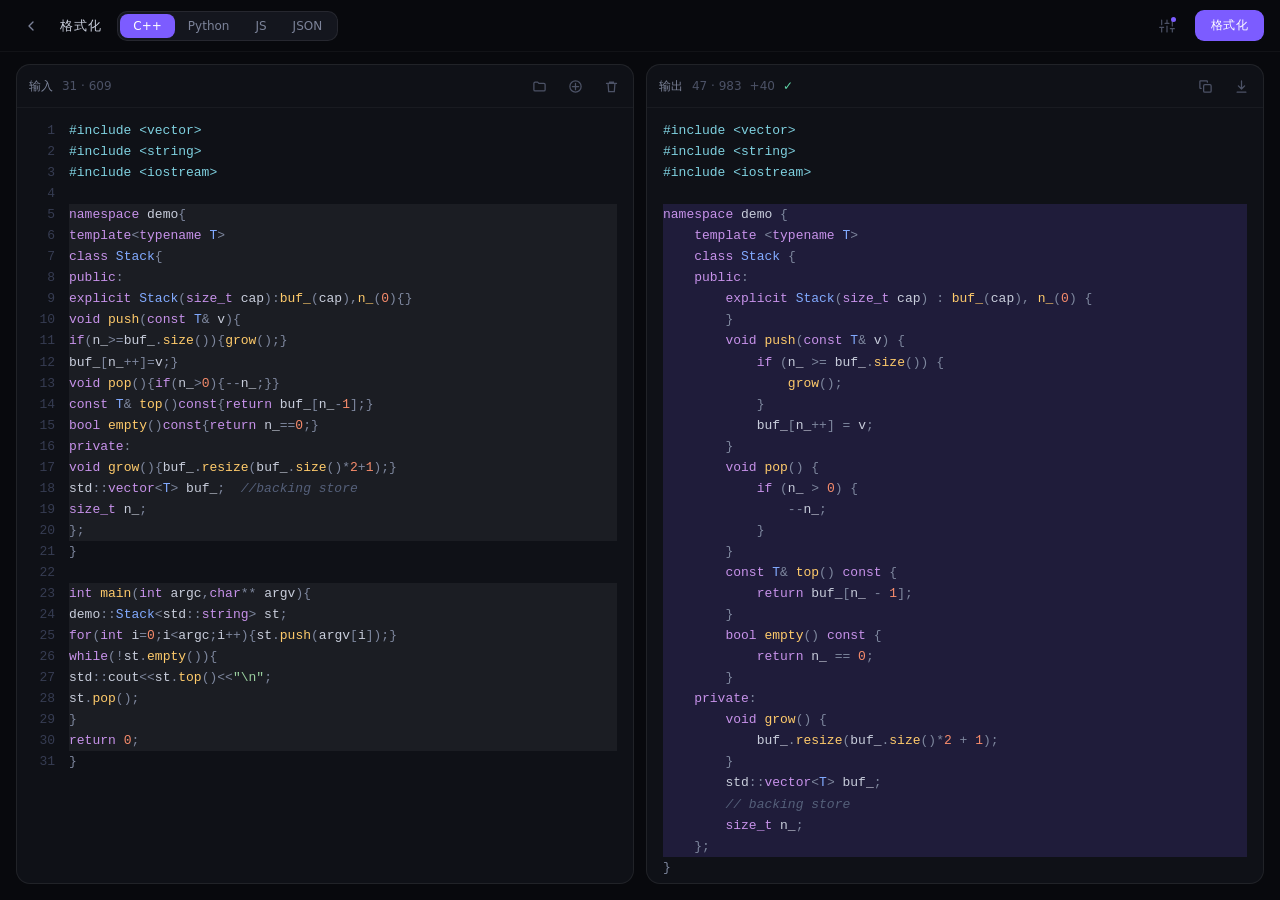
<file: works/formatter/index.html>
<!DOCTYPE html>
<html lang="zh-CN">
<head>
<meta charset="utf-8">
<meta name="viewport" content="width=device-width, initial-scale=1, viewport-fit=cover">
<meta name="theme-color" content="#08090D">
<meta name="color-scheme" content="dark">
<meta name="description" content="C++ / Python / JS / JSON 代码格式化器：自研词法分析，纯前端运行。">
<title>代码格式化 · MeraNeko</title>
<link rel="shortcut icon" href="../../favicon.jpg">
<link rel="stylesheet" href="./style.css">
</head>
<body>

<div class="app">
  <header class="bar">
    <a class="brand" href="../../" title="返回主站" aria-label="返回主站">
      <svg viewBox="0 0 24 24" width="16" height="16" fill="none" stroke="currentColor" stroke-width="2" stroke-linecap="round" stroke-linejoin="round"><path d="M15 18l-6-6 6-6"/></svg>
    </a>
    <span class="logo">格式化</span>

    <div class="seg" id="langSeg" role="tablist" aria-label="语言">
      <button type="button" role="tab" data-lang="cpp" aria-selected="true">C++</button>
      <button type="button" role="tab" data-lang="py" aria-selected="false">Python</button>
      <button type="button" role="tab" data-lang="js" aria-selected="false">JS</button>
      <button type="button" role="tab" data-lang="json" aria-selected="false">JSON</button>
    </div>

    <span class="grow"></span>

    <div class="settings" id="settings">
      <button class="icon-btn" id="btnSettings" type="button" aria-expanded="false" aria-controls="panel" title="格式化选项" aria-label="格式化选项">
        <svg viewBox="0 0 24 24" width="16" height="16" fill="none" stroke="currentColor" stroke-width="1.8" stroke-linecap="round"><path d="M4 21v-7M4 10V3M12 21v-9M12 8V3M20 21v-5M20 12V3M1 14h6M9 8h6M17 16h6"/></svg>
      </button>

      <div class="panel" id="panel" role="group" aria-label="格式化选项" hidden>
        <label class="prow">预设
          <select id="optPreset"></select>
        </label>
        <label class="prow">缩进
          <select id="optIndent">
            <option value="2">2</option>
            <option value="4" selected>4</option>
            <option value="8">8</option>
            <option value="tab">TAB</option>
          </select>
        </label>
        <label class="prow" data-lang="cpp py js">行宽
          <input type="number" id="optWidth" min="40" max="200" step="2" value="100">
        </label>
        <label class="prow" data-lang="cpp py js">连续空行上限
          <select id="optBlank">
            <option value="0">0</option>
            <option value="1" selected>1</option>
            <option value="2">2</option>
          </select>
        </label>
        <label class="prow" data-lang="cpp py js">主动折行
          <input type="checkbox" id="optWrap" checked>
        </label>
        <label class="prow" data-lang="cpp py js">合并放得下的括号
          <input type="checkbox" id="optUnwrap" checked>
        </label>
        <label class="prow" data-lang="cpp py js">连续赋值对齐
          <input type="checkbox" id="optAlign">
        </label>
        <label class="prow" data-lang="cpp py">排序 include / import
          <input type="checkbox" id="optSort" checked>
        </label>

        <div class="pgroup" data-lang="cpp js">
          <div class="psec">括号与标签</div>
          <label class="prow">左花括号
            <select id="optBrace">
              <option value="attach" selected>同行</option>
              <option value="allman">另起一行</option>
            </select>
          </label>
          <label class="prow">else / catch 位置
            <select id="optElse">
              <option value="join" selected>跟在 } 后</option>
              <option value="newline">另起一行</option>
            </select>
          </label>
          <label class="prow">case 标签
            <select id="optCase">
              <option value="align">与 switch 对齐</option>
              <option value="indent" selected>缩进一层</option>
            </select>
          </label>
        </div>

        <div class="pgroup" data-lang="py">
          <div class="psec">Python</div>
          <label class="prow">尾逗号触发换行
            <input type="checkbox" id="optMagic" checked>
          </label>
        </div>

        <label class="prow">输入时实时格式化
          <input type="checkbox" id="optAuto" checked>
        </label>
      </div>
    </div>

    <button class="run" id="btnRun" title="Ctrl / ⌘ + Enter">格式化</button>
  </header>

  <main class="panes">
    <section class="pane">
      <div class="pane-bar">
        <span class="tag">输入</span>
        <span class="stat" id="inStat" title="行 · 字符"></span>
        <span class="grow"></span>
        <button class="icon-btn" id="btnFile" title="打开本地文件" aria-label="打开本地文件">
          <svg viewBox="0 0 24 24" width="15" height="15" fill="none" stroke="currentColor" stroke-width="2" stroke-linecap="round" stroke-linejoin="round"><path d="M3 7a2 2 0 0 1 2-2h4l2 2h8a2 2 0 0 1 2 2v8a2 2 0 0 1-2 2H5a2 2 0 0 1-2-2z"/></svg>
        </button>
        <button class="icon-btn" id="btnSample" title="载入示例" aria-label="载入示例">
          <svg viewBox="0 0 24 24" width="15" height="15" fill="none" stroke="currentColor" stroke-width="2" stroke-linecap="round"><path d="M12 7v10M7 12h10"/><circle cx="12" cy="12" r="9"/></svg>
        </button>
        <button class="icon-btn" id="btnClear" title="清空" aria-label="清空">
          <svg viewBox="0 0 24 24" width="15" height="15" fill="none" stroke="currentColor" stroke-width="2" stroke-linecap="round"><path d="M4 7h16M9 7V5h6v2M6.5 7l1 13h9l1-13"/></svg>
        </button>
      </div>
      <div class="ed">
        <div class="gutter"><div class="gutter-inner" id="gutter"></div></div>
        <div class="ed-body">
          <div class="hl-lines" id="hl" aria-hidden="true"></div>
          <textarea id="src" spellcheck="false" autocapitalize="off" autocorrect="off" aria-label="待格式化的代码"></textarea>
        </div>
      </div>
    </section>

    <section class="pane">
      <div class="pane-bar">
        <span class="tag">输出</span>
        <span class="stat" id="outStat" title="行 · 字符"></span>
        <span class="diff" id="diff"></span>
        <span class="verdict" id="verdict"></span>
        <span class="grow"></span>
        <button class="icon-btn" id="btnCopy" title="复制结果" aria-label="复制结果">
          <svg viewBox="0 0 24 24" width="15" height="15" fill="none" stroke="currentColor" stroke-width="2" stroke-linecap="round"><rect x="9" y="9" width="12" height="12" rx="2"/><path d="M5 15H4a1 1 0 0 1-1-1V4a1 1 0 0 1 1-1h10a1 1 0 0 1 1 1v1"/></svg>
        </button>
        <button class="icon-btn" id="btnDownload" title="下载文件" aria-label="下载文件">
          <svg viewBox="0 0 24 24" width="15" height="15" fill="none" stroke="currentColor" stroke-width="2" stroke-linecap="round" stroke-linejoin="round"><path d="M12 3v12M7 11l5 5 5-5M5 21h14"/></svg>
        </button>
      </div>
      <div class="out" id="out"></div>
    </section>
  </main>
</div>

<input type="file" id="filePicker" hidden
  accept=".c,.cc,.cpp,.cxx,.h,.hpp,.hh,.hxx,.ino,.py,.pyw,.js,.jsx,.mjs,.cjs,.ts,.tsx,.json,.jsonc,.txt">
<div class="drop" id="drop" hidden aria-hidden="true">
  <svg viewBox="0 0 24 24" width="34" height="34" fill="none" stroke="currentColor" stroke-width="1.6" stroke-linecap="round" stroke-linejoin="round"><path d="M12 16V4M7 9l5-5 5 5"/><path d="M4 16v2a2 2 0 0 0 2 2h12a2 2 0 0 0 2-2v-2"/></svg>
</div>

<script src="./fmt-lex.js"></script>
<script src="./fmt-sort.js"></script>
<script src="./fmt-layout.js"></script>
<script src="./fmt-cpp.js"></script>
<script src="./fmt-python.js"></script>
<script src="./fmt-js.js"></script>
<script src="./fmt-json.js"></script>
<script src="./fmt-highlight.js"></script>
<script src="./app.js"></script>
</body>
</html>
</file>
<file: homepage_files/noto-serif-sc.css>
@font-face {
  font-family: 'Noto Serif SC';
  font-style: normal;
  font-weight: 200 900;
  font-display: swap;
  src: url(fonts/H4chBXePl9DZ0Xe7gG9cyOj7oqP0dTpxZbB9E9gjjmzKvaeKHUTtJDWv3z-us4bxD8F5og.4.woff2) format('woff2');
  unicode-range: U+1f1e9-1f1f5, U+1f1f7-1f1ff, U+1f21a, U+1f232, U+1f234-1f237, U+1f250-1f251, U+1f300, U+1f302-1f308, U+1f30a-1f311, U+1f315, U+1f319-1f320, U+1f324, U+1f327, U+1f32a, U+1f32c-1f32d, U+1f330-1f357, U+1f359-1f37e;
}
@font-face {
  font-family: 'Noto Serif SC';
  font-style: normal;
  font-weight: 200 900;
  font-display: swap;
  src: url(fonts/H4chBXePl9DZ0Xe7gG9cyOj7oqP0dTpxZbB9E9gjjmzKvaeKHUTtJDWv3z-us4bxD8F5og.5.woff2) format('woff2');
  unicode-range: U+fee3, U+fef3, U+ff03-ff04, U+ff07, U+ff0a, U+ff17-ff19, U+ff1c-ff1d, U+ff20-ff3a, U+ff3c, U+ff3e-ff5b, U+ff5d, U+ff61-ff65, U+ff67-ff6a, U+ff6c, U+ff6f-ff78, U+ff7a-ff7d, U+ff80-ff84, U+ff86, U+ff89-ff8e, U+ff92, U+ff97-ff9b, U+ff9d-ff9f, U+ffe0-ffe4, U+ffe6, U+ffe9, U+ffeb, U+ffed, U+fffc, U+1f004, U+1f170-1f171, U+1f192-1f195, U+1f198-1f19a, U+1f1e6-1f1e8;
}
@font-face {
  font-family: 'Noto Serif SC';
  font-style: normal;
  font-weight: 200 900;
  font-display: swap;
  src: url(fonts/H4chBXePl9DZ0Xe7gG9cyOj7oqP0dTpxZbB9E9gjjmzKvaeKHUTtJDWv3z-us4bxD8F5og.6.woff2) format('woff2');
  unicode-range: U+f0a7, U+f0b2, U+f0b7, U+f0c9, U+f0d8, U+f0da, U+f0dc-f0dd, U+f0e0, U+f0e6, U+f0eb, U+f0fc, U+f101, U+f104-f105, U+f107, U+f10b, U+f11b, U+f14b, U+f18a, U+f193, U+f1d6-f1d7, U+f244, U+f27a, U+f296, U+f2ae, U+f471, U+f4b3, U+f610-f611, U+f880-f881, U+f8ec, U+f8f5, U+f8ff, U+f901, U+f90a, U+f92c-f92d, U+f934, U+f937, U+f941, U+f965, U+f967, U+f969, U+f96b, U+f96f, U+f974, U+f978-f979, U+f97e, U+f981, U+f98a, U+f98e, U+f997, U+f99c, U+f9b2, U+f9b5, U+f9ba, U+f9be, U+f9ca, U+f9d0-f9d1, U+f9dd, U+f9e0-f9e1, U+f9e4, U+f9f7, U+fa00-fa01, U+fa08, U+fa0a, U+fa11, U+fb01-fb02, U+fdfc, U+fe0e, U+fe30-fe31, U+fe33-fe44, U+fe49-fe52, U+fe54-fe57, U+fe59-fe66, U+fe68-fe6b, U+fe8e, U+fe92-fe93, U+feae, U+feb8, U+fecb-fecc, U+fee0;
}
@font-face {
  font-family: 'Noto Serif SC';
  font-style: normal;
  font-weight: 200 900;
  font-display: swap;
  src: url(fonts/H4chBXePl9DZ0Xe7gG9cyOj7oqP0dTpxZbB9E9gjjmzKvaeKHUTtJDWv3z-us4bxD8F5og.21.woff2) format('woff2');
  unicode-range: U+9f83, U+9f85-9f8d, U+9f90-9f91, U+9f94-9f96, U+9f98, U+9f9b-9f9c, U+9f9e, U+9fa0, U+9fa2, U+9ff0-9fff, U+a001, U+a007, U+a025, U+a046-a047, U+a057, U+a072, U+a078-a079, U+a083, U+a085, U+a100, U+a118, U+a132, U+a134, U+a1f4, U+a242, U+a4a6, U+a4aa, U+a4b0-a4b1, U+a4b3, U+a9c1-a9c2, U+ac00-ac01, U+ac04, U+ac08, U+ac10-ac11, U+ac13-ac16, U+ac19, U+ac1c-ac1d, U+ac24, U+ac70-ac71, U+ac74, U+ac77-ac78, U+ac80-ac81, U+ac83, U+ac8c, U+ac90, U+ac9f-aca0, U+aca8-aca9, U+acac, U+acb0, U+acbd, U+acc1, U+acc4, U+ace0-ace1, U+ace4, U+ace8, U+acf3, U+acf5, U+acfc-acfd, U+ad00, U+ad0c, U+ad11, U+ad1c, U+ad34, U+ad50, U+ad64, U+ad6c, U+ad70, U+ad74, U+ad7f, U+ad81, U+ad8c, U+adc0, U+adc8, U+addc, U+ade0, U+adf8-adf9, U+adfc, U+ae00, U+ae08-ae09, U+ae0b, U+ae30, U+ae34, U+ae38, U+ae40, U+ae4a, U+ae4c, U+ae54, U+ae68, U+aebc, U+aed8, U+af2c-af2d;
}
@font-face {
  font-family: 'Noto Serif SC';
  font-style: normal;
  font-weight: 200 900;
  font-display: swap;
  src: url(fonts/H4chBXePl9DZ0Xe7gG9cyOj7oqP0dTpxZbB9E9gjjmzKvaeKHUTtJDWv3z-us4bxD8F5og.22.woff2) format('woff2');
  unicode-range: U+9e30-9e33, U+9e35-9e3b, U+9e3e, U+9e40-9e44, U+9e46-9e4e, U+9e51, U+9e53, U+9e55-9e58, U+9e5a-9e5c, U+9e5e-9e63, U+9e66-9e6e, U+9e71, U+9e73, U+9e75, U+9e78-9e79, U+9e7c-9e7e, U+9e82, U+9e86-9e88, U+9e8b-9e8c, U+9e90-9e91, U+9e93, U+9e95, U+9e97, U+9e9d, U+9ea4-9ea5, U+9ea9-9eaa, U+9eb4-9eb5, U+9eb8-9eba, U+9ebc-9ebf, U+9ec3, U+9ec9, U+9ecd, U+9ed0, U+9ed2-9ed3, U+9ed5-9ed6, U+9ed9, U+9edc-9edd, U+9edf-9ee0, U+9ee2, U+9ee5, U+9ee7-9eea, U+9eef, U+9ef1, U+9ef3-9ef4, U+9ef6, U+9ef9, U+9efb-9efc, U+9efe, U+9f0b, U+9f0d, U+9f10, U+9f14, U+9f17, U+9f19, U+9f22, U+9f29, U+9f2c, U+9f2f, U+9f31, U+9f37, U+9f39, U+9f3d-9f3e, U+9f41, U+9f4a-9f4b, U+9f51-9f52, U+9f61-9f63, U+9f66-9f67, U+9f80-9f81;
}
@font-face {
  font-family: 'Noto Serif SC';
  font-style: normal;
  font-weight: 200 900;
  font-display: swap;
  src: url(fonts/H4chBXePl9DZ0Xe7gG9cyOj7oqP0dTpxZbB9E9gjjmzKvaeKHUTtJDWv3z-us4bxD8F5og.23.woff2) format('woff2');
  unicode-range: U+9c82-9c83, U+9c85-9c8c, U+9c8e-9c92, U+9c94-9c9b, U+9c9e-9ca3, U+9ca5-9ca7, U+9ca9, U+9cab, U+9cad-9cae, U+9cb1-9cb7, U+9cb9-9cbd, U+9cbf-9cc0, U+9cc3, U+9cc5-9cc7, U+9cc9-9cd1, U+9cd3-9cda, U+9cdc-9cdd, U+9cdf, U+9ce1-9ce3, U+9ce5, U+9ce9, U+9cee-9cef, U+9cf3-9cf4, U+9cf6, U+9cfc-9cfd, U+9d02, U+9d08-9d09, U+9d12, U+9d1b, U+9d1e, U+9d26, U+9d28, U+9d37, U+9d3b, U+9d3f, U+9d51, U+9d59, U+9d5c-9d5d, U+9d5f-9d61, U+9d6c, U+9d70, U+9d72, U+9d7a, U+9d7e, U+9d84, U+9d89, U+9d8f, U+9d92, U+9daf, U+9db4, U+9db8, U+9dbc, U+9dc4, U+9dc7, U+9dc9, U+9dd7, U+9ddf, U+9df2, U+9df9-9dfa, U+9e0a, U+9e11, U+9e1a, U+9e1e, U+9e20, U+9e22, U+9e28-9e2c, U+9e2e-9e2f;
}
@font-face {
  font-family: 'Noto Serif SC';
  font-style: normal;
  font-weight: 200 900;
  font-display: swap;
  src: url(fonts/H4chBXePl9DZ0Xe7gG9cyOj7oqP0dTpxZbB9E9gjjmzKvaeKHUTtJDWv3z-us4bxD8F5og.24.woff2) format('woff2');
  unicode-range: U+9a80, U+9a83, U+9a85, U+9a88-9a8a, U+9a8d-9a8e, U+9a90, U+9a92-9a93, U+9a95-9a96, U+9a98-9a99, U+9a9b-9aa2, U+9aa5, U+9aa7, U+9aaf-9ab1, U+9ab5-9ab6, U+9ab9-9aba, U+9ac0-9ac4, U+9ac8, U+9acb-9acc, U+9ace-9acf, U+9ad1-9ad2, U+9ad9, U+9adf, U+9ae1, U+9ae3, U+9aea-9aeb, U+9aed-9aef, U+9af4, U+9af9, U+9afb, U+9b03-9b04, U+9b06, U+9b08, U+9b0d, U+9b0f-9b10, U+9b13, U+9b18, U+9b1a, U+9b1f, U+9b22-9b23, U+9b25, U+9b27-9b28, U+9b2a, U+9b2f, U+9b31-9b32, U+9b3b, U+9b43, U+9b46-9b49, U+9b4d-9b4e, U+9b51, U+9b56, U+9b58, U+9b5a, U+9b5c, U+9b5f, U+9b61-9b62, U+9b6f, U+9b77, U+9b80, U+9b88, U+9b8b, U+9b8e, U+9b91, U+9b9f-9ba0, U+9ba8, U+9baa-9bab, U+9bad-9bae, U+9bb0-9bb1, U+9bb8, U+9bc9-9bca, U+9bd3, U+9bd6, U+9bdb, U+9be8, U+9bf0-9bf1, U+9c02, U+9c10, U+9c15, U+9c24, U+9c2d, U+9c32, U+9c39, U+9c3b, U+9c40, U+9c47-9c49, U+9c53, U+9c57, U+9c64, U+9c72, U+9c77-9c78, U+9c7b, U+9c7f-9c80;
}
@font-face {
  font-family: 'Noto Serif SC';
  font-style: normal;
  font-weight: 200 900;
  font-display: swap;
  src: url(fonts/H4chBXePl9DZ0Xe7gG9cyOj7oqP0dTpxZbB9E9gjjmzKvaeKHUTtJDWv3z-us4bxD8F5og.25.woff2) format('woff2');
  unicode-range: U+98dd, U+98e1-98e2, U+98e7-98ea, U+98ec, U+98ee-98ef, U+98f2, U+98f4, U+98fc-98fe, U+9903, U+9905, U+9908, U+990a, U+990c-990d, U+9913-9914, U+9918, U+991a-991b, U+991e, U+9921, U+9928, U+992c, U+992e, U+9935, U+9938-9939, U+993d-993e, U+9945, U+994b-994c, U+9951-9952, U+9954-9955, U+9957, U+995e, U+9963, U+9966-9969, U+996b-996c, U+996f, U+9974-9975, U+9977-9979, U+997d-997e, U+9980-9981, U+9983-9984, U+9987, U+998a-998b, U+998d-9991, U+9993-9995, U+9997-9998, U+99a5, U+99ab, U+99ad-99ae, U+99b1, U+99b3-99b4, U+99bc, U+99bf, U+99c1, U+99c3-99c6, U+99cc, U+99d0, U+99d2, U+99d5, U+99db, U+99dd, U+99e1, U+99ed, U+99f1, U+99ff, U+9a01, U+9a03-9a04, U+9a0e-9a0f, U+9a11-9a13, U+9a19, U+9a1b, U+9a28, U+9a2b, U+9a30, U+9a32, U+9a37, U+9a40, U+9a45, U+9a4a, U+9a4d-9a4e, U+9a52, U+9a55, U+9a57, U+9a5a-9a5b, U+9a5f, U+9a62, U+9a65, U+9a69, U+9a6b, U+9a6e, U+9a75, U+9a77-9a7a, U+9a7d;
}
@font-face {
  font-family: 'Noto Serif SC';
  font-style: normal;
  font-weight: 200 900;
  font-display: swap;
  src: url(fonts/H4chBXePl9DZ0Xe7gG9cyOj7oqP0dTpxZbB9E9gjjmzKvaeKHUTtJDWv3z-us4bxD8F5og.26.woff2) format('woff2');
  unicode-range: U+975b-975c, U+9763, U+9765-9766, U+976c-976d, U+9773, U+9776, U+977a, U+977c, U+9784-9785, U+978e-978f, U+9791-9792, U+9794-9795, U+9798, U+979a, U+979e, U+97a3, U+97a5-97a6, U+97a8, U+97ab-97ac, U+97ae-97af, U+97b2, U+97b4, U+97c6, U+97cb-97cc, U+97d3, U+97d8, U+97dc, U+97e1, U+97ea-97eb, U+97ee, U+97fb, U+97fe-97ff, U+9801-9803, U+9805-9806, U+9808, U+980c, U+9810-9814, U+9817-9818, U+981e, U+9820-9821, U+9824, U+9828, U+982b-982d, U+9830, U+9834, U+9838-9839, U+983c, U+9846, U+984d-984f, U+9851-9852, U+9854-9855, U+9857-9858, U+985a-985b, U+9862-9863, U+9865, U+9867, U+986b, U+986f-9871, U+9877-9878, U+987c, U+9880, U+9883, U+9885, U+9889, U+988b-988f, U+9893-9895, U+9899-989b, U+989e-989f, U+98a1-98a2, U+98a5-98a7, U+98a9, U+98af, U+98b1, U+98b6, U+98ba, U+98be, U+98c3-98c4, U+98c6-98c8, U+98cf-98d6, U+98da-98db;
}
@font-face {
  font-family: 'Noto Serif SC';
  font-style: normal;
  font-weight: 200 900;
  font-display: swap;
  src: url(fonts/H4chBXePl9DZ0Xe7gG9cyOj7oqP0dTpxZbB9E9gjjmzKvaeKHUTtJDWv3z-us4bxD8F5og.27.woff2) format('woff2');
  unicode-range: U+95c4-95ca, U+95cc-95cd, U+95d4-95d6, U+95d8, U+95e1-95e2, U+95e9, U+95f0-95f1, U+95f3, U+95f6, U+95fc, U+95fe-95ff, U+9602-9604, U+9606-960d, U+960f, U+9611-9613, U+9615-9617, U+9619-961b, U+961d, U+9621, U+9628, U+962f, U+963c-963e, U+9641-9642, U+9649, U+9654, U+965b-965f, U+9661, U+9663, U+9665, U+9667-9668, U+966c, U+9670, U+9672-9674, U+9678, U+967a, U+967d, U+9682, U+9685, U+9688, U+968a, U+968d-968e, U+9695, U+9697-9698, U+969e, U+96a0, U+96a3-96a4, U+96a8, U+96aa, U+96b0-96b1, U+96b3-96b4, U+96b7-96b9, U+96bb-96bd, U+96c9, U+96cb, U+96ce, U+96d1-96d2, U+96d6, U+96d9, U+96db-96dc, U+96de, U+96e0, U+96e3, U+96e9, U+96eb, U+96f0-96f2, U+96f9, U+96ff, U+9701-9702, U+9705, U+9708, U+970a, U+970e-970f, U+9711, U+9719, U+9727, U+972a, U+972d, U+9730, U+973d, U+9742, U+9744, U+9748-9749, U+9750-9751, U+975a;
}
@font-face {
  font-family: 'Noto Serif SC';
  font-style: normal;
  font-weight: 200 900;
  font-display: swap;
  src: url(fonts/H4chBXePl9DZ0Xe7gG9cyOj7oqP0dTpxZbB9E9gjjmzKvaeKHUTtJDWv3z-us4bxD8F5og.28.woff2) format('woff2');
  unicode-range: U+94f5, U+94f7, U+94f9, U+94fb-94fd, U+94ff, U+9503-9504, U+9506-9507, U+9509-950a, U+950d-950f, U+9511-9518, U+951a-9520, U+9522, U+9528-952d, U+9530-953a, U+953c-953f, U+9543-9546, U+9548-9550, U+9552-9555, U+9557-955b, U+955d-9568, U+956a-956d, U+9570-9574, U+9583, U+9586, U+9589, U+958e-958f, U+9591-9592, U+9594, U+9598-9599, U+959e-95a0, U+95a2-95a6, U+95a8-95b2, U+95b4, U+95b8-95c3;
}
@font-face {
  font-family: 'Noto Serif SC';
  font-style: normal;
  font-weight: 200 900;
  font-display: swap;
  src: url(fonts/H4chBXePl9DZ0Xe7gG9cyOj7oqP0dTpxZbB9E9gjjmzKvaeKHUTtJDWv3z-us4bxD8F5og.29.woff2) format('woff2');
  unicode-range: U+941c-942b, U+942d-942e, U+9432-9433, U+9435, U+9438, U+943a, U+943e, U+9444, U+944a, U+9451-9452, U+945a, U+9462-9463, U+9465, U+9470-9487, U+948a-9492, U+9494-9498, U+949a, U+949c-949d, U+94a1, U+94a3-94a4, U+94a8, U+94aa-94ad, U+94af, U+94b2, U+94b4-94ba, U+94bc-94c0, U+94c4, U+94c6-94db, U+94de-94ec, U+94ee-94f1, U+94f3;
}
@font-face {
  font-family: 'Noto Serif SC';
  font-style: normal;
  font-weight: 200 900;
  font-display: swap;
  src: url(fonts/H4chBXePl9DZ0Xe7gG9cyOj7oqP0dTpxZbB9E9gjjmzKvaeKHUTtJDWv3z-us4bxD8F5og.30.woff2) format('woff2');
  unicode-range: U+92ec-92ed, U+92f0, U+92f3, U+92f8, U+92fc, U+9304, U+9306, U+9310, U+9312, U+9315, U+9318, U+931a, U+931e, U+9320-9322, U+9324, U+9326-9329, U+932b-932c, U+932f, U+9331-9332, U+9335-9336, U+933e, U+9340-9341, U+934a-9360, U+9362-9363, U+9365-936b, U+936e, U+9375, U+937e, U+9382, U+938a, U+938c, U+938f, U+9393-9394, U+9396-9397, U+939a, U+93a2, U+93a7, U+93ac-93cd, U+93d0-93d1, U+93d6-93d8, U+93de-93df, U+93e1-93e2, U+93e4, U+93f8, U+93fb, U+93fd, U+940e-941a;
}
@font-face {
  font-family: 'Noto Serif SC';
  font-style: normal;
  font-weight: 200 900;
  font-display: swap;
  src: url(fonts/H4chBXePl9DZ0Xe7gG9cyOj7oqP0dTpxZbB9E9gjjmzKvaeKHUTtJDWv3z-us4bxD8F5og.31.woff2) format('woff2');
  unicode-range: U+9163-9164, U+9169, U+9170, U+9172, U+9174, U+9179-917a, U+917d-917e, U+9182-9183, U+9185, U+918c-918d, U+9190-9191, U+919a, U+919c, U+91a1-91a4, U+91a8, U+91aa-91af, U+91b4-91b5, U+91b8, U+91ba, U+91be, U+91c0-91c1, U+91c6, U+91c8, U+91cb, U+91d0, U+91d2, U+91d7-91d8, U+91dd, U+91e3, U+91e6-91e7, U+91ed, U+91f0, U+91f5, U+91f9, U+9200, U+9205, U+9207-920a, U+920d-920e, U+9210, U+9214-9215, U+921c, U+921e, U+9221, U+9223-9227, U+9229-922a, U+922d, U+9234-9235, U+9237, U+9239-923a, U+923c-9240, U+9244-9246, U+9249, U+924e-924f, U+9251, U+9253, U+9257, U+925b, U+925e, U+9262, U+9264-9266, U+9268, U+926c, U+926f, U+9271, U+927b, U+927e, U+9280, U+9283, U+9285-928a, U+928e, U+9291, U+9293, U+9296, U+9298, U+929c-929d, U+92a8, U+92ab-92ae, U+92b3, U+92b6-92b7, U+92b9, U+92c1, U+92c5-92c6, U+92c8, U+92cc, U+92d0, U+92d2, U+92e4, U+92ea;
}
@font-face {
  font-family: 'Noto Serif SC';
  font-style: normal;
  font-weight: 200 900;
  font-display: swap;
  src: url(fonts/H4chBXePl9DZ0Xe7gG9cyOj7oqP0dTpxZbB9E9gjjmzKvaeKHUTtJDWv3z-us4bxD8F5og.32.woff2) format('woff2');
  unicode-range: U+9004, U+900b, U+9011, U+9015-9016, U+901e, U+9021, U+9026, U+902d, U+902f, U+9031, U+9035-9036, U+9039-903a, U+9041, U+9044-9046, U+904a, U+904f-9052, U+9054-9055, U+9058-9059, U+905b-905e, U+9060-9062, U+9068-9069, U+906f, U+9072, U+9074, U+9076-907a, U+907c-907d, U+9081, U+9083, U+9085, U+9087-908b, U+908f, U+9095, U+9097, U+9099-909b, U+909d, U+90a0-90a1, U+90a8-90a9, U+90ac, U+90b0, U+90b2-90b4, U+90b6, U+90b8, U+90ba, U+90bd-90be, U+90c3-90c5, U+90c7-90c8, U+90cf-90d0, U+90d3, U+90d5, U+90d7, U+90da-90dc, U+90de, U+90e2, U+90e4, U+90e6-90e7, U+90ea-90eb, U+90ef, U+90f4-90f5, U+90f7, U+90fe-9100, U+9104, U+9109, U+910c, U+9112, U+9114-9115, U+9118, U+911c, U+911e, U+9120, U+9122-9123, U+9127, U+912d, U+912f-9132, U+9139-913a, U+9143, U+9146, U+9149-914a, U+914c, U+914e-9150, U+9154, U+9157, U+915a, U+915d-915e, U+9161-9162;
}
@font-face {
  font-family: 'Noto Serif SC';
  font-style: normal;
  font-weight: 200 900;
  font-display: swap;
  src: url(fonts/H4chBXePl9DZ0Xe7gG9cyOj7oqP0dTpxZbB9E9gjjmzKvaeKHUTtJDWv3z-us4bxD8F5og.33.woff2) format('woff2');
  unicode-range: U+8e41-8e42, U+8e47, U+8e49-8e4b, U+8e50-8e53, U+8e59-8e5a, U+8e5f-8e60, U+8e64, U+8e69, U+8e6c, U+8e70, U+8e74, U+8e76, U+8e7a-8e7c, U+8e7f, U+8e84-8e85, U+8e87, U+8e89, U+8e8b, U+8e8d, U+8e8f-8e90, U+8e94, U+8e99, U+8e9c, U+8e9e, U+8eaa, U+8eac, U+8eb0, U+8eb6, U+8ec0, U+8ec6, U+8eca-8ece, U+8ed2, U+8eda, U+8edf, U+8ee2, U+8eeb, U+8ef8, U+8efb-8efe, U+8f03, U+8f09, U+8f0b, U+8f12-8f15, U+8f1b, U+8f1d, U+8f1f, U+8f29-8f2a, U+8f2f, U+8f36, U+8f38, U+8f3b, U+8f3e-8f3f, U+8f44-8f45, U+8f49, U+8f4d-8f4e, U+8f5f, U+8f6b, U+8f6d, U+8f71-8f73, U+8f75-8f76, U+8f78-8f7a, U+8f7c, U+8f7e, U+8f81-8f82, U+8f84, U+8f87, U+8f8a-8f8b, U+8f8d-8f8f, U+8f94-8f95, U+8f97-8f9a, U+8fa6, U+8fad-8faf, U+8fb2, U+8fb5-8fb7, U+8fba-8fbc, U+8fbf, U+8fc2, U+8fcb, U+8fcd, U+8fd3, U+8fd5, U+8fd7, U+8fda, U+8fe2-8fe5, U+8fe8-8fe9, U+8fee, U+8ff3-8ff4, U+8ff8, U+8ffa;
}
@font-face {
  font-family: 'Noto Serif SC';
  font-style: normal;
  font-weight: 200 900;
  font-display: swap;
  src: url(fonts/H4chBXePl9DZ0Xe7gG9cyOj7oqP0dTpxZbB9E9gjjmzKvaeKHUTtJDWv3z-us4bxD8F5og.34.woff2) format('woff2');
  unicode-range: U+8cbd, U+8cbf-8cc4, U+8cc7-8cc8, U+8cca, U+8ccd, U+8cd1, U+8cd3, U+8cdb-8cdc, U+8cde, U+8ce0, U+8ce2-8ce4, U+8ce6-8ce8, U+8cea, U+8ced, U+8cf4, U+8cf8, U+8cfa, U+8cfc-8cfd, U+8d04-8d05, U+8d07-8d08, U+8d0a, U+8d0d, U+8d0f, U+8d13-8d14, U+8d16, U+8d1b, U+8d20, U+8d30, U+8d32-8d33, U+8d36, U+8d3b, U+8d3d, U+8d40, U+8d42-8d43, U+8d45-8d46, U+8d48-8d4a, U+8d4d, U+8d51, U+8d53, U+8d55, U+8d59, U+8d5c-8d5d, U+8d5f, U+8d61, U+8d66-8d67, U+8d6a, U+8d6d, U+8d71, U+8d73, U+8d84, U+8d90-8d91, U+8d94-8d95, U+8d99, U+8da8, U+8daf, U+8db1, U+8db5, U+8db8, U+8dba, U+8dbc, U+8dbf, U+8dc2, U+8dc4, U+8dc6, U+8dcb, U+8dce-8dcf, U+8dd6-8dd7, U+8dda-8ddb, U+8dde, U+8de1, U+8de3-8de4, U+8de9, U+8deb-8dec, U+8df0-8df1, U+8df6-8dfd, U+8e05, U+8e07, U+8e09-8e0a, U+8e0c, U+8e0e, U+8e10, U+8e14, U+8e1d-8e1f, U+8e23, U+8e26, U+8e2b-8e31, U+8e34-8e35, U+8e39-8e3a, U+8e3d, U+8e40;
}
@font-face {
  font-family: 'Noto Serif SC';
  font-style: normal;
  font-weight: 200 900;
  font-display: swap;
  src: url(fonts/H4chBXePl9DZ0Xe7gG9cyOj7oqP0dTpxZbB9E9gjjmzKvaeKHUTtJDWv3z-us4bxD8F5og.35.woff2) format('woff2');
  unicode-range: U+8b80, U+8b83, U+8b8a, U+8b8c, U+8b90, U+8b93, U+8b99-8b9a, U+8ba0, U+8ba3, U+8ba5-8ba7, U+8baa-8bac, U+8bb4-8bb5, U+8bb7, U+8bb9, U+8bc2-8bc3, U+8bc5, U+8bcb-8bcc, U+8bce-8bd0, U+8bd2-8bd4, U+8bd6, U+8bd8-8bd9, U+8bdc, U+8bdf, U+8be3-8be4, U+8be7-8be9, U+8beb-8bec, U+8bee, U+8bf0, U+8bf2-8bf3, U+8bf6, U+8bf9, U+8bfc-8bfd, U+8bff-8c00, U+8c02, U+8c04, U+8c06-8c07, U+8c0c, U+8c0f, U+8c11-8c12, U+8c14-8c1b, U+8c1d-8c21, U+8c24-8c25, U+8c27, U+8c2a-8c2c, U+8c2e-8c30, U+8c32-8c36, U+8c3f, U+8c47-8c4c, U+8c4e-8c50, U+8c54-8c56, U+8c62, U+8c68, U+8c6c, U+8c73, U+8c78, U+8c7a, U+8c82, U+8c85, U+8c89-8c8a, U+8c8d-8c8e, U+8c90, U+8c93-8c94, U+8c98, U+8c9d-8c9e, U+8ca0-8ca2, U+8ca7-8cac, U+8caf-8cb0, U+8cb3-8cb4, U+8cb6-8cb9, U+8cbb-8cbc;
}
@font-face {
  font-family: 'Noto Serif SC';
  font-style: normal;
  font-weight: 200 900;
  font-display: swap;
  src: url(fonts/H4chBXePl9DZ0Xe7gG9cyOj7oqP0dTpxZbB9E9gjjmzKvaeKHUTtJDWv3z-us4bxD8F5og.36.woff2) format('woff2');
  unicode-range: U+8a15-8a18, U+8a1a-8a1b, U+8a1d, U+8a1f, U+8a22-8a23, U+8a25, U+8a2b, U+8a2d, U+8a31, U+8a33-8a34, U+8a36-8a38, U+8a3a, U+8a3c, U+8a3e, U+8a40-8a41, U+8a46, U+8a48, U+8a50, U+8a52, U+8a54-8a55, U+8a58, U+8a5b, U+8a5d-8a63, U+8a66, U+8a69-8a6b, U+8a6d-8a6e, U+8a70, U+8a72-8a73, U+8a7a, U+8a85, U+8a87, U+8a8a, U+8a8c-8a8d, U+8a90-8a92, U+8a95, U+8a98, U+8aa0-8aa1, U+8aa3-8aa6, U+8aa8-8aa9, U+8aac-8aae, U+8ab0, U+8ab2, U+8ab8-8ab9, U+8abc, U+8abe-8abf, U+8ac7, U+8acf, U+8ad2, U+8ad6-8ad7, U+8adb-8adc, U+8adf, U+8ae1, U+8ae6-8ae8, U+8aeb, U+8aed-8aee, U+8af1, U+8af3-8af4, U+8af7-8af8, U+8afa, U+8afe, U+8b00-8b02, U+8b07, U+8b0a, U+8b0c, U+8b0e, U+8b10, U+8b17, U+8b19, U+8b1b, U+8b1d, U+8b20-8b21, U+8b26, U+8b28, U+8b2c, U+8b33, U+8b39, U+8b3e-8b3f, U+8b41, U+8b45, U+8b49, U+8b4c, U+8b4f, U+8b57-8b58, U+8b5a, U+8b5c, U+8b5e, U+8b60, U+8b6c, U+8b6f-8b70, U+8b72, U+8b74, U+8b77, U+8b7d;
}
@font-face {
  font-family: 'Noto Serif SC';
  font-style: normal;
  font-weight: 200 900;
  font-display: swap;
  src: url(fonts/H4chBXePl9DZ0Xe7gG9cyOj7oqP0dTpxZbB9E9gjjmzKvaeKHUTtJDWv3z-us4bxD8F5og.37.woff2) format('woff2');
  unicode-range: U+8882, U+8884-8886, U+8888, U+888f, U+8892-8893, U+889b, U+88a2, U+88a4, U+88a6, U+88a8, U+88aa, U+88ae, U+88b1, U+88b4, U+88b7, U+88bc, U+88c0, U+88c6-88c9, U+88ce-88cf, U+88d1-88d3, U+88d8, U+88db-88dd, U+88df, U+88e1-88e3, U+88e5, U+88e8, U+88ec, U+88f0-88f1, U+88f3-88f4, U+88fc-88fe, U+8900, U+8902, U+8906-8907, U+8909-890c, U+8912-8915, U+8918-891b, U+8921, U+8925, U+892b, U+8930, U+8932, U+8934, U+8936, U+893b, U+893d, U+8941, U+894c, U+8955-8956, U+8959, U+895c, U+895e-8960, U+8966, U+896a, U+896c, U+896f-8970, U+8972, U+897b, U+897e, U+8980, U+8983, U+8985, U+8987-8988, U+898c, U+898f, U+8993, U+8997, U+899a, U+89a1, U+89a7, U+89a9-89aa, U+89b2-89b3, U+89b7, U+89c0, U+89c7, U+89ca-89cc, U+89ce-89d1, U+89d6, U+89da, U+89dc, U+89de, U+89e5, U+89e7, U+89eb, U+89ef, U+89f1, U+89f3-89f4, U+89f8, U+89ff, U+8a01-8a03, U+8a07-8a0a, U+8a0e-8a0f, U+8a13;
}
@font-face {
  font-family: 'Noto Serif SC';
  font-style: normal;
  font-weight: 200 900;
  font-display: swap;
  src: url(fonts/H4chBXePl9DZ0Xe7gG9cyOj7oqP0dTpxZbB9E9gjjmzKvaeKHUTtJDWv3z-us4bxD8F5og.38.woff2) format('woff2');
  unicode-range: U+86f4, U+86f8-86f9, U+86fb, U+86fe, U+8703, U+8706-870a, U+870d, U+8711-8713, U+871a, U+871e, U+8722-8723, U+8725, U+8729, U+872e, U+8731, U+8734, U+8737, U+873a-873b, U+873e-8740, U+8742, U+8747-8748, U+8753, U+8755, U+8757-8758, U+875d, U+875f, U+8762-8766, U+8768, U+876e, U+8770, U+8772, U+8775, U+8778, U+877b-877e, U+8782, U+8785, U+8788, U+878b, U+8793, U+8797, U+879a, U+879e-87a0, U+87a2-87a3, U+87a8, U+87ab-87ad, U+87af, U+87b3, U+87b5, U+87bd, U+87c0, U+87c4, U+87c6, U+87ca-87cb, U+87d1-87d2, U+87db-87dc, U+87de, U+87e0, U+87e5, U+87ea, U+87ec, U+87ee, U+87f2-87f3, U+87fb, U+87fd-87fe, U+8802-8803, U+8805, U+880a-880b, U+880d, U+8813-8816, U+8819, U+881b, U+881f, U+8821, U+8823, U+8831-8832, U+8835-8836, U+8839, U+883b-883c, U+8844, U+8846, U+884a, U+884e, U+8852-8853, U+8855, U+8859, U+885b, U+885d-885e, U+8862, U+8864, U+8869-886a, U+886e-886f, U+8872, U+8879, U+887d-887f;
}
@font-face {
  font-family: 'Noto Serif SC';
  font-style: normal;
  font-weight: 200 900;
  font-display: swap;
  src: url(fonts/H4chBXePl9DZ0Xe7gG9cyOj7oqP0dTpxZbB9E9gjjmzKvaeKHUTtJDWv3z-us4bxD8F5og.39.woff2) format('woff2');
  unicode-range: U+8548, U+854e, U+8553, U+8556-8557, U+8559, U+855e, U+8561, U+8564-8565, U+8568-856a, U+856d, U+856f-8570, U+8572, U+8576, U+8579-857b, U+8580, U+8585-8586, U+8588, U+858a, U+858f, U+8591, U+8594, U+8599, U+859c, U+85a2, U+85a4, U+85a6, U+85a8-85a9, U+85ab-85ac, U+85ae, U+85b7-85b9, U+85be, U+85c1, U+85c7, U+85cd, U+85d0, U+85d3, U+85d5, U+85dc-85dd, U+85df-85e0, U+85e5-85e6, U+85e8-85ea, U+85f4, U+85f9, U+85fe-85ff, U+8602, U+8605-8607, U+860a-860b, U+8616, U+8618, U+861a, U+8627, U+8629, U+862d, U+8638, U+863c, U+863f, U+864d, U+864f, U+8652-8655, U+865b-865c, U+865f, U+8662, U+8667, U+866c, U+866e, U+8671, U+8675, U+867a-867c, U+867f, U+868b, U+868d, U+8693, U+869c-869d, U+86a1, U+86a3-86a4, U+86a7-86a9, U+86ac, U+86af-86b1, U+86b4-86b6, U+86ba, U+86c0, U+86c4, U+86c6, U+86c9-86ca, U+86cd-86d1, U+86d4, U+86d8, U+86de-86df, U+86e4, U+86e6, U+86e9, U+86ed, U+86ef-86f3;
}
@font-face {
  font-family: 'Noto Serif SC';
  font-style: normal;
  font-weight: 200 900;
  font-display: swap;
  src: url(fonts/H4chBXePl9DZ0Xe7gG9cyOj7oqP0dTpxZbB9E9gjjmzKvaeKHUTtJDWv3z-us4bxD8F5og.40.woff2) format('woff2');
  unicode-range: U+83c5, U+83c8-83c9, U+83cb, U+83d1, U+83d3-83d6, U+83d8, U+83db, U+83dd, U+83df, U+83e1, U+83e5, U+83ea-83eb, U+83f0, U+83f4, U+83f8-83f9, U+83fb, U+83fd, U+83ff, U+8401, U+8406, U+840a-840b, U+840f, U+8411, U+8418, U+841c, U+8420, U+8422-8424, U+8426, U+8429, U+842c, U+8438-8439, U+843b-843c, U+843f, U+8446-8447, U+8449, U+844e, U+8451-8452, U+8456, U+8459-845a, U+845c, U+8462, U+8466, U+846d, U+846f-8470, U+8473, U+8476-8478, U+847a, U+847d, U+8484-8485, U+8487, U+8489, U+848c, U+848e, U+8490, U+8493-8494, U+8497, U+849b, U+849e-849f, U+84a1, U+84a5, U+84a8, U+84af, U+84b4, U+84b9-84bf, U+84c1-84c2, U+84c5-84c7, U+84ca-84cb, U+84cd, U+84d0-84d1, U+84d3, U+84d6, U+84df-84e0, U+84e2-84e3, U+84e5-84e7, U+84ee, U+84f3, U+84f6, U+84fa, U+84fc, U+84ff-8500, U+850c, U+8511, U+8514-8515, U+8517-8518, U+851f, U+8523, U+8525-8526, U+8529, U+852b, U+852d, U+8532, U+8534-8535, U+8538-853a, U+853c, U+8543, U+8545;
}
@font-face {
  font-family: 'Noto Serif SC';
  font-style: normal;
  font-weight: 200 900;
  font-display: swap;
  src: url(fonts/H4chBXePl9DZ0Xe7gG9cyOj7oqP0dTpxZbB9E9gjjmzKvaeKHUTtJDWv3z-us4bxD8F5og.41.woff2) format('woff2');
  unicode-range: U+82bc, U+82be, U+82c0-82c2, U+82c4-82c8, U+82ca-82cc, U+82ce, U+82d0, U+82d2-82d3, U+82d5-82d6, U+82d8-82d9, U+82dc-82de, U+82e0-82e4, U+82e7, U+82e9-82eb, U+82ed-82ee, U+82f3-82f4, U+82f7-82f8, U+82fa-8301, U+8306-8308, U+830c-830d, U+830f, U+8311, U+8313-8315, U+8318, U+831a-831b, U+831d, U+8324, U+8327, U+832a, U+832c-832d, U+832f, U+8331-8334, U+833a-833c, U+8340, U+8343-8345, U+8347-8348, U+834a, U+834c, U+834f, U+8351, U+8356, U+8358-835c, U+835e, U+8360, U+8364-8366, U+8368-836a, U+836c-836e, U+8373, U+8378, U+837b-837d, U+837f-8380, U+8382, U+8388, U+838a-838b, U+8392, U+8394, U+8396, U+8398-8399, U+839b-839c, U+83a0, U+83a2-83a3, U+83a8-83aa, U+83ae-83b0, U+83b3-83b4, U+83b6, U+83b8, U+83ba, U+83bc-83bd, U+83bf-83c0, U+83c2;
}
@font-face {
  font-family: 'Noto Serif SC';
  font-style: normal;
  font-weight: 200 900;
  font-display: swap;
  src: url(fonts/H4chBXePl9DZ0Xe7gG9cyOj7oqP0dTpxZbB9E9gjjmzKvaeKHUTtJDWv3z-us4bxD8F5og.42.woff2) format('woff2');
  unicode-range: U+8166-8169, U+816b, U+816d, U+8171, U+8173-8174, U+8178, U+817c-817d, U+8182, U+8188, U+8191, U+8198-819b, U+81a0, U+81a3, U+81a5-81a6, U+81a9, U+81b6, U+81ba-81bb, U+81bd, U+81bf, U+81c1, U+81c3, U+81c6, U+81c9-81ca, U+81cc-81cd, U+81d1, U+81d3-81d4, U+81d8, U+81db-81dc, U+81de-81df, U+81e5, U+81e7-81e9, U+81eb-81ec, U+81ee-81ef, U+81f5, U+81f8, U+81fa, U+81fc, U+81fe, U+8200-8202, U+8204, U+8208-820a, U+820e-8210, U+8216-8218, U+821b-821c, U+8221-8224, U+8226-8228, U+822b, U+822d, U+822f, U+8232-8234, U+8237-8238, U+823a-823b, U+823e, U+8244, U+8249, U+824b, U+824f, U+8259-825a, U+825f, U+8266, U+8268, U+826e, U+8271, U+8276-8279, U+827d, U+827f, U+8283-8284, U+8288-828a, U+828d-8291, U+8293-8294, U+8296-8298, U+829f-82a1, U+82a3-82a4, U+82a7-82ab, U+82ae, U+82b0, U+82b2, U+82b4-82b6;
}
@font-face {
  font-family: 'Noto Serif SC';
  font-style: normal;
  font-weight: 200 900;
  font-display: swap;
  src: url(fonts/H4chBXePl9DZ0Xe7gG9cyOj7oqP0dTpxZbB9E9gjjmzKvaeKHUTtJDWv3z-us4bxD8F5og.43.woff2) format('woff2');
  unicode-range: U+8016, U+8018-8019, U+801c, U+801e, U+8026-802a, U+8031, U+8034-8035, U+8037, U+8043, U+804b, U+804d, U+8052, U+8056, U+8059, U+805e, U+8061, U+8068-8069, U+806e-8074, U+8076-8078, U+807c-8080, U+8082, U+8084-8085, U+8088, U+808f, U+8093, U+809c, U+809f, U+80ab, U+80ad-80ae, U+80b1, U+80b6-80b8, U+80bc-80bd, U+80c2, U+80c4, U+80ca, U+80cd, U+80d1, U+80d4, U+80d7, U+80d9-80db, U+80dd, U+80e0, U+80e4-80e5, U+80e7-80ed, U+80ef-80f1, U+80f3-80f4, U+80fc, U+8101, U+8104-8105, U+8107-8108, U+810c-810e, U+8112-8115, U+8117-8119, U+811b-811f, U+8121-8130, U+8132-8134, U+8137, U+8139, U+813f-8140, U+8142, U+8146, U+8148, U+814d-814e, U+8151, U+8153, U+8158-815a, U+815e, U+8160;
}
@font-face {
  font-family: 'Noto Serif SC';
  font-style: normal;
  font-weight: 200 900;
  font-display: swap;
  src: url(fonts/H4chBXePl9DZ0Xe7gG9cyOj7oqP0dTpxZbB9E9gjjmzKvaeKHUTtJDWv3z-us4bxD8F5og.44.woff2) format('woff2');
  unicode-range: U+7ef0-7ef2, U+7ef6, U+7efa-7efb, U+7efe, U+7f01-7f04, U+7f08, U+7f0a-7f12, U+7f17, U+7f19, U+7f1b-7f1c, U+7f1f, U+7f21-7f23, U+7f25-7f28, U+7f2a-7f33, U+7f35-7f37, U+7f3d, U+7f42, U+7f44-7f45, U+7f4c-7f4d, U+7f52, U+7f54, U+7f58-7f59, U+7f5d, U+7f5f-7f61, U+7f63, U+7f65, U+7f68, U+7f70-7f71, U+7f73-7f75, U+7f77, U+7f79, U+7f7d-7f7e, U+7f85-7f86, U+7f88-7f89, U+7f8b-7f8c, U+7f90-7f91, U+7f94-7f96, U+7f98-7f9b, U+7f9d, U+7f9f, U+7fa3, U+7fa7-7fa9, U+7fac-7fb2, U+7fb4, U+7fb6, U+7fb8, U+7fbc, U+7fbf-7fc0, U+7fc3, U+7fca, U+7fcc, U+7fce, U+7fd2, U+7fd5, U+7fd9-7fdb, U+7fdf, U+7fe3, U+7fe5-7fe7, U+7fe9, U+7feb-7fec, U+7fee-7fef, U+7ff1, U+7ff3-7ff4, U+7ff9-7ffa, U+7ffe, U+8004, U+8006, U+800b, U+800e, U+8011-8012, U+8014;
}
@font-face {
  font-family: 'Noto Serif SC';
  font-style: normal;
  font-weight: 200 900;
  font-display: swap;
  src: url(fonts/H4chBXePl9DZ0Xe7gG9cyOj7oqP0dTpxZbB9E9gjjmzKvaeKHUTtJDWv3z-us4bxD8F5og.45.woff2) format('woff2');
  unicode-range: U+7dd2, U+7dd4, U+7dd6-7dd8, U+7dda-7de0, U+7de2-7de6, U+7de8-7ded, U+7def, U+7df1-7df5, U+7df7, U+7df9, U+7dfb-7dfc, U+7dfe-7e02, U+7e04, U+7e08-7e0b, U+7e12, U+7e1b, U+7e1e, U+7e20, U+7e22-7e23, U+7e26, U+7e29, U+7e2b, U+7e2e-7e2f, U+7e31, U+7e37, U+7e39-7e3e, U+7e40, U+7e43-7e44, U+7e46-7e47, U+7e4a-7e4b, U+7e4d-7e4e, U+7e51, U+7e54-7e56, U+7e58-7e5b, U+7e5d-7e5e, U+7e61, U+7e66-7e67, U+7e69-7e6b, U+7e6d, U+7e70, U+7e73, U+7e77, U+7e79, U+7e7b-7e7d, U+7e81-7e82, U+7e8c-7e8d, U+7e8f, U+7e92-7e94, U+7e96, U+7e98, U+7e9a-7e9c, U+7e9e-7e9f, U+7ea1, U+7ea3, U+7ea5, U+7ea8-7ea9, U+7eab, U+7ead-7eae, U+7eb0, U+7ebb, U+7ebe, U+7ec0-7ec2, U+7ec9, U+7ecb-7ecc, U+7ed0, U+7ed4, U+7ed7, U+7edb, U+7ee0-7ee2, U+7ee5-7ee6, U+7ee8, U+7eeb;
}
@font-face {
  font-family: 'Noto Serif SC';
  font-style: normal;
  font-weight: 200 900;
  font-display: swap;
  src: url(fonts/H4chBXePl9DZ0Xe7gG9cyOj7oqP0dTpxZbB9E9gjjmzKvaeKHUTtJDWv3z-us4bxD8F5og.46.woff2) format('woff2');
  unicode-range: U+7ce8, U+7cec, U+7cf0, U+7cf5-7cf9, U+7cfc, U+7cfe, U+7d00, U+7d04-7d0b, U+7d0d, U+7d10-7d14, U+7d17-7d19, U+7d1b-7d1f, U+7d21, U+7d24-7d26, U+7d28-7d2a, U+7d2c-7d2e, U+7d30-7d31, U+7d33, U+7d35-7d36, U+7d38-7d3a, U+7d40, U+7d42-7d44, U+7d46, U+7d4b-7d4c, U+7d4f, U+7d51, U+7d54-7d56, U+7d58, U+7d5b-7d5c, U+7d5e, U+7d61-7d63, U+7d66, U+7d68, U+7d6a-7d6c, U+7d6f, U+7d71-7d73, U+7d75-7d77, U+7d79-7d7a, U+7d7e, U+7d81, U+7d84-7d8b, U+7d8d, U+7d8f, U+7d91, U+7d94, U+7d96, U+7d98-7d9a, U+7d9c-7da0, U+7da2, U+7da6, U+7daa-7db1, U+7db4-7db8, U+7dba-7dbf, U+7dc1, U+7dc4, U+7dc7-7dc8, U+7dca-7dcd, U+7dcf, U+7dd1;
}
@font-face {
  font-family: 'Noto Serif SC';
  font-style: normal;
  font-weight: 200 900;
  font-display: swap;
  src: url(fonts/H4chBXePl9DZ0Xe7gG9cyOj7oqP0dTpxZbB9E9gjjmzKvaeKHUTtJDWv3z-us4bxD8F5og.47.woff2) format('woff2');
  unicode-range: U+7bd3-7bd4, U+7bd9-7bda, U+7bdd, U+7be0-7be1, U+7be4-7be6, U+7be9-7bea, U+7bef, U+7bf4, U+7bf6, U+7bfc, U+7bfe, U+7c01, U+7c03, U+7c07-7c08, U+7c0a-7c0d, U+7c0f, U+7c11, U+7c15-7c16, U+7c19, U+7c1e-7c21, U+7c23-7c24, U+7c26, U+7c28-7c33, U+7c35, U+7c37-7c3b, U+7c3d-7c3e, U+7c40-7c41, U+7c43, U+7c47-7c48, U+7c4c, U+7c50, U+7c53-7c54, U+7c59, U+7c5f-7c60, U+7c63-7c65, U+7c6c, U+7c6e, U+7c72, U+7c74, U+7c79-7c7a, U+7c7c, U+7c81-7c82, U+7c84-7c85, U+7c88, U+7c8a-7c91, U+7c93-7c96, U+7c99, U+7c9b-7c9e, U+7ca0-7ca2, U+7ca6-7ca9, U+7cac, U+7caf-7cb3, U+7cb5-7cb7, U+7cba-7cbd, U+7cbf-7cc2, U+7cc5, U+7cc7-7cc9, U+7ccc-7ccd, U+7cd7, U+7cdc, U+7cde, U+7ce0, U+7ce4-7ce5, U+7ce7;
}
@font-face {
  font-family: 'Noto Serif SC';
  font-style: normal;
  font-weight: 200 900;
  font-display: swap;
  src: url(fonts/H4chBXePl9DZ0Xe7gG9cyOj7oqP0dTpxZbB9E9gjjmzKvaeKHUTtJDWv3z-us4bxD8F5og.48.woff2) format('woff2');
  unicode-range: U+7ae6, U+7af4-7af7, U+7afa-7afb, U+7afd-7b0a, U+7b0c, U+7b0e-7b0f, U+7b13, U+7b15-7b16, U+7b18-7b19, U+7b1e-7b20, U+7b22-7b25, U+7b29-7b2b, U+7b2d-7b2e, U+7b30-7b3b, U+7b3e-7b3f, U+7b41-7b42, U+7b44-7b47, U+7b4a, U+7b4c-7b50, U+7b58, U+7b5a, U+7b5c, U+7b60, U+7b66-7b67, U+7b69, U+7b6c-7b6f, U+7b72-7b76, U+7b7b-7b7d, U+7b7f, U+7b82, U+7b85, U+7b87, U+7b8b-7b96, U+7b98-7b99, U+7b9b-7b9f, U+7ba2-7ba4, U+7ba6-7bac, U+7bae-7bb0, U+7bb4, U+7bb7-7bb9, U+7bbb, U+7bc0-7bc1, U+7bc3-7bc4, U+7bc6, U+7bc8-7bcc, U+7bd1;
}
@font-face {
  font-family: 'Noto Serif SC';
  font-style: normal;
  font-weight: 200 900;
  font-display: swap;
  src: url(fonts/H4chBXePl9DZ0Xe7gG9cyOj7oqP0dTpxZbB9E9gjjmzKvaeKHUTtJDWv3z-us4bxD8F5og.49.woff2) format('woff2');
  unicode-range: U+798b-798e, U+7992, U+7994-7995, U+7997-7998, U+799a-799c, U+799f, U+79a3-79a6, U+79a8-79ac, U+79ae-79b1, U+79b3-79b5, U+79b8, U+79ba, U+79bf, U+79c2, U+79c6, U+79c8, U+79cf, U+79d5-79d6, U+79dd-79de, U+79e3, U+79e7-79e8, U+79eb, U+79ed, U+79f4, U+79f7-79f8, U+79fa, U+79fe, U+7a02-7a03, U+7a05, U+7a0a, U+7a14, U+7a17, U+7a19, U+7a1c, U+7a1e-7a1f, U+7a23, U+7a25-7a26, U+7a2c, U+7a2e, U+7a30-7a32, U+7a36-7a37, U+7a39, U+7a3c, U+7a40, U+7a42, U+7a47, U+7a49, U+7a4c-7a4f, U+7a51, U+7a55, U+7a5b, U+7a5d-7a5e, U+7a62-7a63, U+7a66, U+7a68-7a69, U+7a6b, U+7a70, U+7a78, U+7a80, U+7a85-7a88, U+7a8a, U+7a90, U+7a93-7a96, U+7a98, U+7a9b-7a9c, U+7a9e, U+7aa0-7aa1, U+7aa3, U+7aa8-7aaa, U+7aac-7ab0, U+7ab3, U+7ab8, U+7aba, U+7abd-7abf, U+7ac4-7ac5, U+7ac7-7ac8, U+7aca, U+7ad1-7ad2, U+7ada-7add, U+7ae1, U+7ae4;
}
@font-face {
  font-family: 'Noto Serif SC';
  font-style: normal;
  font-weight: 200 900;
  font-display: swap;
  src: url(fonts/H4chBXePl9DZ0Xe7gG9cyOj7oqP0dTpxZbB9E9gjjmzKvaeKHUTtJDWv3z-us4bxD8F5og.50.woff2) format('woff2');
  unicode-range: U+784c, U+784e-7854, U+7856-7857, U+7859-785a, U+7865, U+7869-786a, U+786d, U+786f, U+7876-7877, U+787c, U+787e-787f, U+7881, U+7887-7889, U+7893-7894, U+7898-789e, U+78a1, U+78a3, U+78a5, U+78a9, U+78ad, U+78b2, U+78b4, U+78b6, U+78b9-78ba, U+78bc, U+78bf, U+78c3, U+78c9, U+78cb, U+78d0-78d2, U+78d4, U+78d9-78da, U+78dc, U+78de, U+78e1, U+78e5-78e6, U+78ea, U+78ec, U+78ef, U+78f1-78f2, U+78f4, U+78fa-78fb, U+78fe, U+7901-7902, U+7905, U+7907, U+7909, U+790b-790c, U+790e, U+7910, U+7913, U+7919-791b, U+791e-791f, U+7921, U+7924, U+7926, U+792a-792b, U+7934, U+7936, U+7939, U+793b, U+793d, U+7940, U+7942-7943, U+7945-7947, U+7949-794a, U+794c, U+794e-7951, U+7953-7955, U+7957-795a, U+795c, U+795f-7960, U+7962, U+7964, U+7966-7967, U+7969, U+796b, U+796f, U+7972, U+7974, U+7979, U+797b-797c, U+797e-7980, U+7982, U+7986-7987, U+7989-798a;
}
@font-face {
  font-family: 'Noto Serif SC';
  font-style: normal;
  font-weight: 200 900;
  font-display: swap;
  src: url(fonts/H4chBXePl9DZ0Xe7gG9cyOj7oqP0dTpxZbB9E9gjjmzKvaeKHUTtJDWv3z-us4bxD8F5og.51.woff2) format('woff2');
  unicode-range: U+7722, U+7726, U+7728, U+772b-7730, U+7732-7736, U+7739-773a, U+773d-773f, U+7743, U+7746-7747, U+774c-774f, U+7751-7752, U+7758-775a, U+775c-775e, U+7762, U+7765-7766, U+7768-776a, U+776c-776d, U+7771-7772, U+777a, U+777c-777e, U+7780, U+7785, U+7787, U+778b-778d, U+778f-7791, U+7793, U+779e-77a0, U+77a2, U+77a5, U+77ad, U+77af, U+77b4-77b7, U+77bd-77c0, U+77c2, U+77c5, U+77c7, U+77cd, U+77d6-77d7, U+77d9-77da, U+77dd-77de, U+77e7, U+77ea, U+77ec, U+77ef, U+77f8, U+77fb, U+77fd-77fe, U+7800, U+7803, U+7806, U+7809, U+780f-7812, U+7815, U+7817-7818, U+781a-781f, U+7821-7823, U+7825-7827, U+7829, U+782b-7830, U+7832-7833, U+7835, U+7837, U+7839-783c, U+783e, U+7841-7844, U+7847-7849, U+784b;
}
@font-face {
  font-family: 'Noto Serif SC';
  font-style: normal;
  font-weight: 200 900;
  font-display: swap;
  src: url(fonts/H4chBXePl9DZ0Xe7gG9cyOj7oqP0dTpxZbB9E9gjjmzKvaeKHUTtJDWv3z-us4bxD8F5og.52.woff2) format('woff2');
  unicode-range: U+7613-7619, U+761b-761d, U+761f-7622, U+7625, U+7627-762a, U+762e-7630, U+7632-7635, U+7638-763a, U+763c-763d, U+763f-7640, U+7642-7643, U+7647-7648, U+764d-764e, U+7652, U+7654, U+7658, U+765a, U+765c, U+765e-765f, U+7661-7663, U+7665, U+7669, U+766c, U+766e-766f, U+7671-7673, U+7675-7676, U+7678-767a, U+767f, U+7681, U+7683, U+7688, U+768a-768c, U+768e, U+7690-7692, U+7695, U+7698, U+769a-769b, U+769d-76a0, U+76a2, U+76a4-76a7, U+76ab-76ac, U+76af-76b0, U+76b2, U+76b4-76b5, U+76ba-76bb, U+76bf, U+76c2-76c3, U+76c5, U+76c9, U+76cc-76ce, U+76dc-76de, U+76e1-76ea, U+76f1, U+76f9-76fb, U+76fd, U+76ff-7700, U+7703-7704, U+7707-7708, U+770c-770f, U+7712, U+7714, U+7716, U+7719-771b, U+771e, U+7721;
}
@font-face {
  font-family: 'Noto Serif SC';
  font-style: normal;
  font-weight: 200 900;
  font-display: swap;
  src: url(fonts/H4chBXePl9DZ0Xe7gG9cyOj7oqP0dTpxZbB9E9gjjmzKvaeKHUTtJDWv3z-us4bxD8F5og.53.woff2) format('woff2');
  unicode-range: U+750d, U+750f, U+7511, U+7513, U+7515, U+7517, U+7519, U+7521-7527, U+752a, U+752c-752d, U+752f, U+7534, U+7536, U+753a, U+753e, U+7540, U+7544, U+7547-754b, U+754d-754e, U+7550-7553, U+7556-7557, U+755a-755b, U+755d-755e, U+7560, U+7562, U+7564, U+7566-7568, U+756b-756c, U+756f-7573, U+7575, U+7579-757c, U+757e-757f, U+7581-7584, U+7587, U+7589-758e, U+7590, U+7592, U+7594, U+7596, U+7599-759a, U+759d, U+759f-75a0, U+75a3, U+75a5, U+75a8, U+75ac-75ad, U+75b0-75b1, U+75b3-75b5, U+75b8, U+75bd, U+75c1-75c4, U+75c8-75ca, U+75cc-75cd, U+75d4, U+75d6, U+75d9, U+75de, U+75e0, U+75e2-75e4, U+75e6-75ea, U+75f1-75f3, U+75f7, U+75f9-75fa, U+75fc, U+75fe-7601, U+7603, U+7605-7606, U+7608-760e, U+7610-7612;
}
@font-face {
  font-family: 'Noto Serif SC';
  font-style: normal;
  font-weight: 200 900;
  font-display: swap;
  src: url(fonts/H4chBXePl9DZ0Xe7gG9cyOj7oqP0dTpxZbB9E9gjjmzKvaeKHUTtJDWv3z-us4bxD8F5og.54.woff2) format('woff2');
  unicode-range: U+73f0, U+73f2, U+73f4-73f5, U+73f7, U+73f9-73fa, U+73fc-73fd, U+73ff-7402, U+7404, U+7407-7408, U+740a-740f, U+7418, U+741a-741c, U+741e, U+7424-7425, U+7428-7429, U+742c-7430, U+7432, U+7435-7436, U+7438-743b, U+743e-7441, U+7443-7446, U+7448, U+744a-744b, U+7452, U+7457, U+745b, U+745d, U+7460, U+7462-7465, U+7467-746a, U+746d, U+746f, U+7471, U+7473-7474, U+7477, U+747a, U+747e, U+7481-7482, U+7484, U+7486, U+7488-748b, U+748e-748f, U+7493, U+7498, U+749a, U+749c-74a0, U+74a3, U+74a6, U+74a9-74aa, U+74ae, U+74b0-74b2, U+74b6, U+74b8-74ba, U+74bd, U+74bf, U+74c1, U+74c3, U+74c5, U+74c8, U+74ca, U+74cc, U+74cf, U+74d1-74d2, U+74d4-74d5, U+74d8-74db, U+74de-74e0, U+74e2, U+74e4-74e5, U+74e7-74e9, U+74ee-74ef, U+74f4, U+74ff, U+7501, U+7503, U+7505, U+7508;
}
@font-face {
  font-family: 'Noto Serif SC';
  font-style: normal;
  font-weight: 200 900;
  font-display: swap;
  src: url(fonts/H4chBXePl9DZ0Xe7gG9cyOj7oqP0dTpxZbB9E9gjjmzKvaeKHUTtJDWv3z-us4bxD8F5og.55.woff2) format('woff2');
  unicode-range: U+72e6, U+72e8, U+72ef-72f0, U+72f2-72f4, U+72f6-72f7, U+72f9-72fb, U+72fd, U+7300-7304, U+7307, U+730a-730c, U+7313-7317, U+731d-7322, U+7327, U+7329, U+732c-732d, U+7330-7331, U+7333, U+7335-7337, U+7339, U+733d-733e, U+7340, U+7342, U+7344-7345, U+734a, U+734d-7350, U+7352, U+7355, U+7357, U+7359, U+735f-7360, U+7362-7363, U+7365, U+7368, U+736c-736d, U+736f-7370, U+7372, U+7374-7376, U+7378, U+737a-737b, U+737d-737e, U+7382-7383, U+7386, U+7388, U+738a, U+738c-7393, U+7395, U+7397-739a, U+739c, U+739e, U+73a0-73a3, U+73a5-73a8, U+73aa, U+73ad, U+73b1, U+73b3, U+73b6-73b7, U+73b9, U+73c2, U+73c5-73c9, U+73cc, U+73ce-73d0, U+73d2, U+73d6, U+73d9, U+73db-73de, U+73e3, U+73e5-73ea, U+73ee-73ef;
}
@font-face {
  font-family: 'Noto Serif SC';
  font-style: normal;
  font-weight: 200 900;
  font-display: swap;
  src: url(fonts/H4chBXePl9DZ0Xe7gG9cyOj7oqP0dTpxZbB9E9gjjmzKvaeKHUTtJDWv3z-us4bxD8F5og.56.woff2) format('woff2');
  unicode-range: U+71a8, U+71af, U+71b1-71bc, U+71be, U+71c1-71c2, U+71c4, U+71c8-71cb, U+71ce-71d0, U+71d2, U+71d4, U+71d9-71da, U+71dc, U+71df-71e0, U+71e6-71e8, U+71ea, U+71ed-71ee, U+71f4, U+71f6, U+71f9, U+71fb-71fc, U+71ff-7200, U+7207, U+720c-720d, U+7210, U+7216, U+721a-721e, U+7223, U+7228, U+722b, U+722d-722e, U+7230, U+7232, U+723a-723c, U+723e-7242, U+7246, U+724b, U+724d-724e, U+7252, U+7256, U+7258, U+725a, U+725c-725d, U+7260, U+7264-7266, U+726a, U+726c, U+726e-726f, U+7271, U+7273-7274, U+7278, U+727b, U+727d-727e, U+7281-7282, U+7284, U+7287, U+728a, U+728d, U+728f, U+7292, U+729b, U+729f-72a0, U+72a7, U+72ad-72ae, U+72b0-72b5, U+72b7-72b8, U+72ba-72be, U+72c0-72c1, U+72c3, U+72c5-72c6, U+72c8, U+72cc-72ce, U+72d2, U+72d6, U+72db, U+72dd-72df, U+72e1, U+72e5;
}
@font-face {
  font-family: 'Noto Serif SC';
  font-style: normal;
  font-weight: 200 900;
  font-display: swap;
  src: url(fonts/H4chBXePl9DZ0Xe7gG9cyOj7oqP0dTpxZbB9E9gjjmzKvaeKHUTtJDWv3z-us4bxD8F5og.57.woff2) format('woff2');
  unicode-range: U+700b, U+700d, U+7015, U+7018, U+701b, U+701d-701f, U+7023, U+7026-7028, U+702c, U+702e-7030, U+7035, U+7037, U+7039-703a, U+703c-703e, U+7044, U+7049-704b, U+704f, U+7051, U+7058, U+705a, U+705c-705e, U+7061, U+7064, U+7066, U+706c, U+707d, U+7080-7081, U+7085-7086, U+708a, U+708f, U+7091, U+7094-7095, U+7098-7099, U+709c-709d, U+709f, U+70a4, U+70a9-70aa, U+70af-70b2, U+70b4-70b7, U+70bb, U+70c0, U+70c3, U+70c7, U+70cb, U+70ce-70cf, U+70d4, U+70d9-70da, U+70dc-70dd, U+70e0, U+70e9, U+70ec, U+70f7, U+70fa, U+70fd, U+70ff, U+7104, U+7108-7109, U+710c, U+7110, U+7113-7114, U+7116-7118, U+711c, U+711e, U+7120, U+712e-712f, U+7131, U+713c, U+7142, U+7144-7147, U+7149-714b, U+7150, U+7152, U+7155-7156, U+7159-715a, U+715c, U+7161, U+7165-7166, U+7168-7169, U+716d, U+7173-7174, U+7176, U+7178, U+717a, U+717d, U+717f-7180, U+7184, U+7186-7188, U+7192, U+7198, U+719c, U+71a0, U+71a4-71a5;
}
@font-face {
  font-family: 'Noto Serif SC';
  font-style: normal;
  font-weight: 200 900;
  font-display: swap;
  src: url(fonts/H4chBXePl9DZ0Xe7gG9cyOj7oqP0dTpxZbB9E9gjjmzKvaeKHUTtJDWv3z-us4bxD8F5og.58.woff2) format('woff2');
  unicode-range: U+6ed9, U+6edb, U+6edd, U+6edf-6ee0, U+6ee2, U+6ee6, U+6eea, U+6eec, U+6eee-6eef, U+6ef2-6ef3, U+6ef7-6efa, U+6efe, U+6f01, U+6f03, U+6f08-6f09, U+6f15-6f16, U+6f19, U+6f22-6f25, U+6f28-6f2a, U+6f2c-6f2d, U+6f2f, U+6f32, U+6f36-6f38, U+6f3f, U+6f43-6f46, U+6f48, U+6f4b, U+6f4e-6f4f, U+6f51, U+6f54-6f57, U+6f59-6f5b, U+6f5e-6f5f, U+6f61, U+6f64-6f67, U+6f69-6f6c, U+6f6f-6f72, U+6f74-6f76, U+6f78-6f7e, U+6f80-6f83, U+6f86, U+6f89, U+6f8b-6f8d, U+6f90, U+6f92, U+6f94, U+6f97-6f98, U+6f9b, U+6fa3-6fa5, U+6fa7, U+6faa, U+6faf, U+6fb1, U+6fb4, U+6fb6, U+6fb9, U+6fc1-6fcb, U+6fd1-6fd3, U+6fd5, U+6fdb, U+6fde-6fe1, U+6fe4, U+6fe9, U+6feb-6fec, U+6fee-6ff1, U+6ffa, U+6ffe, U+7005-7006, U+7009;
}
@font-face {
  font-family: 'Noto Serif SC';
  font-style: normal;
  font-weight: 200 900;
  font-display: swap;
  src: url(fonts/H4chBXePl9DZ0Xe7gG9cyOj7oqP0dTpxZbB9E9gjjmzKvaeKHUTtJDWv3z-us4bxD8F5og.59.woff2) format('woff2');
  unicode-range: U+6dc3, U+6dc5-6dc6, U+6dc9, U+6dcc, U+6dcf, U+6dd2-6dd3, U+6dd6, U+6dd9-6dde, U+6de0, U+6de4, U+6de6, U+6de8-6dea, U+6dec, U+6def-6df0, U+6df5-6df6, U+6df8, U+6dfa, U+6dfc, U+6e03-6e04, U+6e07-6e09, U+6e0b-6e0c, U+6e0e, U+6e11, U+6e13, U+6e15-6e16, U+6e19-6e1b, U+6e1e-6e1f, U+6e22, U+6e25-6e27, U+6e2b-6e2c, U+6e36-6e37, U+6e39-6e3a, U+6e3c-6e41, U+6e44-6e45, U+6e47, U+6e49-6e4b, U+6e4d-6e4e, U+6e51, U+6e53-6e55, U+6e5c-6e5f, U+6e61-6e63, U+6e65-6e67, U+6e6a-6e6b, U+6e6d-6e70, U+6e72-6e74, U+6e76-6e78, U+6e7c, U+6e80-6e82, U+6e86-6e87, U+6e89, U+6e8d, U+6e8f, U+6e96, U+6e98, U+6e9d-6e9f, U+6ea1, U+6ea5-6ea7, U+6eab, U+6eb1-6eb2, U+6eb4, U+6eb7, U+6ebb-6ebd, U+6ebf-6ec6, U+6ec8-6ec9, U+6ecc, U+6ecf-6ed0, U+6ed3-6ed4, U+6ed7-6ed8;
}
@font-face {
  font-family: 'Noto Serif SC';
  font-style: normal;
  font-weight: 200 900;
  font-display: swap;
  src: url(fonts/H4chBXePl9DZ0Xe7gG9cyOj7oqP0dTpxZbB9E9gjjmzKvaeKHUTtJDWv3z-us4bxD8F5og.60.woff2) format('woff2');
  unicode-range: U+6cb1-6cb2, U+6cb4-6cb5, U+6cb7, U+6cba, U+6cbc-6cbd, U+6cc1-6cc3, U+6cc5-6cc7, U+6cd0-6cd4, U+6cd6-6cd7, U+6cd9-6cda, U+6cde-6ce0, U+6ce4, U+6ce6, U+6ce9, U+6ceb-6cef, U+6cf1-6cf2, U+6cf6-6cf7, U+6cfa, U+6cfe, U+6d03-6d05, U+6d07-6d08, U+6d0a, U+6d0c, U+6d0e-6d11, U+6d13-6d14, U+6d16, U+6d18-6d1a, U+6d1c, U+6d1f, U+6d22-6d23, U+6d26-6d29, U+6d2b, U+6d2e-6d30, U+6d33, U+6d35-6d36, U+6d38-6d3a, U+6d3c, U+6d3f, U+6d42-6d44, U+6d48-6d49, U+6d4d, U+6d50, U+6d52, U+6d54, U+6d56-6d58, U+6d5a-6d5c, U+6d5e, U+6d60-6d61, U+6d63-6d65, U+6d67, U+6d6c-6d6d, U+6d6f, U+6d75, U+6d7b-6d7d, U+6d87, U+6d8a, U+6d8e, U+6d90-6d9a, U+6d9c-6da0, U+6da2-6da3, U+6da7, U+6daa-6dac, U+6dae, U+6db3-6db4, U+6db6, U+6db8, U+6dbc, U+6dbf, U+6dc2;
}
@font-face {
  font-family: 'Noto Serif SC';
  font-style: normal;
  font-weight: 200 900;
  font-display: swap;
  src: url(fonts/H4chBXePl9DZ0Xe7gG9cyOj7oqP0dTpxZbB9E9gjjmzKvaeKHUTtJDWv3z-us4bxD8F5og.61.woff2) format('woff2');
  unicode-range: U+6b83-6b86, U+6b89, U+6b8d, U+6b91-6b93, U+6b95, U+6b97-6b98, U+6b9a-6b9b, U+6b9e, U+6ba1-6ba4, U+6ba9-6baa, U+6bad, U+6baf-6bb0, U+6bb2-6bb3, U+6bba-6bbd, U+6bc0, U+6bc2, U+6bc6, U+6bca-6bcc, U+6bce, U+6bd0-6bd1, U+6bd3, U+6bd6-6bd8, U+6bda, U+6be1, U+6be6, U+6bec, U+6bf1, U+6bf3-6bf5, U+6bf9, U+6bfd, U+6c05-6c08, U+6c0d, U+6c10, U+6c15-6c1a, U+6c21, U+6c23-6c26, U+6c29-6c2d, U+6c30-6c33, U+6c35-6c37, U+6c39-6c3a, U+6c3c-6c3f, U+6c46, U+6c4a-6c4c, U+6c4e-6c50, U+6c54, U+6c56, U+6c59-6c5c, U+6c5e, U+6c63, U+6c67-6c69, U+6c6b, U+6c6d, U+6c6f, U+6c72-6c74, U+6c78-6c7a, U+6c7c, U+6c84-6c87, U+6c8b-6c8c, U+6c8f, U+6c91, U+6c93-6c96, U+6c98, U+6c9a, U+6c9d, U+6ca2-6ca4, U+6ca8-6ca9, U+6cac-6cae;
}
@font-face {
  font-family: 'Noto Serif SC';
  font-style: normal;
  font-weight: 200 900;
  font-display: swap;
  src: url(fonts/H4chBXePl9DZ0Xe7gG9cyOj7oqP0dTpxZbB9E9gjjmzKvaeKHUTtJDWv3z-us4bxD8F5og.62.woff2) format('woff2');
  unicode-range: U+69fe-6a01, U+6a06, U+6a09, U+6a0b, U+6a11, U+6a13, U+6a17-6a19, U+6a1b, U+6a1e, U+6a23, U+6a28-6a29, U+6a2b, U+6a2f-6a30, U+6a35, U+6a38-6a40, U+6a46-6a48, U+6a4a-6a4b, U+6a4e, U+6a50, U+6a52, U+6a5b, U+6a5e, U+6a62, U+6a65-6a67, U+6a6b, U+6a79, U+6a7c, U+6a7e-6a7f, U+6a84, U+6a86, U+6a8e, U+6a90-6a91, U+6a94, U+6a97, U+6a9c, U+6a9e, U+6aa0, U+6aa2, U+6aa4, U+6aa9, U+6aab, U+6aae-6ab0, U+6ab2-6ab3, U+6ab5, U+6ab7-6ab8, U+6aba-6abb, U+6abd, U+6abf, U+6ac2-6ac4, U+6ac6, U+6ac8, U+6acc, U+6ace, U+6ad2-6ad3, U+6ad8-6adc, U+6adf-6ae0, U+6ae4-6ae5, U+6ae7-6ae8, U+6afb, U+6b04-6b05, U+6b0d-6b13, U+6b16-6b17, U+6b19, U+6b24-6b25, U+6b2c, U+6b37-6b39, U+6b3b, U+6b3d, U+6b43, U+6b46, U+6b4e, U+6b50, U+6b53-6b54, U+6b58-6b59, U+6b5b, U+6b60, U+6b69, U+6b6d, U+6b6f-6b70, U+6b73-6b74, U+6b77-6b7a, U+6b80-6b82;
}
@font-face {
  font-family: 'Noto Serif SC';
  font-style: normal;
  font-weight: 200 900;
  font-display: swap;
  src: url(fonts/H4chBXePl9DZ0Xe7gG9cyOj7oqP0dTpxZbB9E9gjjmzKvaeKHUTtJDWv3z-us4bxD8F5og.63.woff2) format('woff2');
  unicode-range: U+68d3, U+68d7, U+68dd, U+68df, U+68e1, U+68e3-68e4, U+68e6-68ed, U+68ef-68f0, U+68f2, U+68f4, U+68f6-68f7, U+68f9, U+68fb-68fd, U+68ff-6902, U+6906-6908, U+690b, U+6910, U+691a-691c, U+691f-6920, U+6924-6925, U+692a, U+692d, U+6934, U+6939, U+693c-6945, U+694a-694b, U+6952-6954, U+6957, U+6959, U+695b, U+695d, U+695f, U+6962-6964, U+6966, U+6968-696c, U+696e-696f, U+6971, U+6973-6974, U+6978-6979, U+697d, U+697f-6980, U+6985, U+6987-698a, U+698d-698e, U+6994-6999, U+699b, U+69a3-69a4, U+69a6-69a7, U+69ab, U+69ad-69ae, U+69b1, U+69b7, U+69bb-69bc, U+69c1, U+69c3-69c5, U+69c7, U+69ca-69ce, U+69d0-69d1, U+69d3-69d4, U+69d7-69da, U+69e0, U+69e4, U+69e6, U+69ec-69ed, U+69f1-69f3, U+69f8, U+69fa-69fc;
}
@font-face {
  font-family: 'Noto Serif SC';
  font-style: normal;
  font-weight: 200 900;
  font-display: swap;
  src: url(fonts/H4chBXePl9DZ0Xe7gG9cyOj7oqP0dTpxZbB9E9gjjmzKvaeKHUTtJDWv3z-us4bxD8F5og.64.woff2) format('woff2');
  unicode-range: U+678b-678d, U+678f, U+6792-6793, U+6796, U+6798, U+679e-67a1, U+67a5, U+67a7-67a9, U+67ac-67ad, U+67b0-67b1, U+67b3, U+67b5, U+67b7, U+67b9, U+67bb-67bc, U+67c0-67c1, U+67c3, U+67c5-67ca, U+67d1-67d2, U+67d7-67d9, U+67dd-67df, U+67e2-67e4, U+67e6-67e9, U+67f0, U+67f5, U+67f7-67f8, U+67fa-67fb, U+67fd-67fe, U+6800-6801, U+6803-6804, U+6806, U+6809-680a, U+680c, U+680e, U+6812, U+681d-681f, U+6822, U+6824-6829, U+682b-682d, U+6831-6835, U+683b, U+683e, U+6840-6841, U+6844-6845, U+6849, U+684e, U+6853, U+6855-6856, U+685c-685d, U+685f-6862, U+6864, U+6866-6868, U+686b, U+686f, U+6872, U+6874, U+6877, U+687f, U+6883, U+6886, U+688f, U+689b, U+689f-68a0, U+68a2-68a3, U+68b1, U+68b6, U+68b9-68ba, U+68bc-68bf, U+68c1-68c4, U+68c6, U+68c8, U+68ca, U+68cc, U+68d0-68d1;
}
@font-face {
  font-family: 'Noto Serif SC';
  font-style: normal;
  font-weight: 200 900;
  font-display: swap;
  src: url(fonts/H4chBXePl9DZ0Xe7gG9cyOj7oqP0dTpxZbB9E9gjjmzKvaeKHUTtJDWv3z-us4bxD8F5og.65.woff2) format('woff2');
  unicode-range: U+6631, U+6633-6634, U+6636, U+663a-663b, U+663d, U+6641, U+6644-6645, U+6649, U+664c, U+664f, U+6654, U+6659, U+665b, U+665d-665e, U+6660-6667, U+6669, U+666b-666c, U+6671, U+6673, U+6677-6679, U+667c, U+6680-6681, U+6684-6685, U+6688-6689, U+668b-668e, U+6690, U+6692, U+6695, U+6698, U+669a, U+669d, U+669f-66a0, U+66a2-66a3, U+66a6, U+66aa-66ab, U+66b1-66b2, U+66b5, U+66b8-66b9, U+66bb, U+66be, U+66c1, U+66c6-66c9, U+66cc, U+66d5-66d8, U+66da-66dc, U+66de-66e2, U+66e8-66ea, U+66ec, U+66f1, U+66f3, U+66f7, U+66fa, U+66fd, U+6702, U+6705, U+670a, U+670f-6710, U+6713, U+6715, U+6719, U+6722-6723, U+6725-6727, U+6729, U+672d-672e, U+6732-6733, U+6736, U+6739, U+673b, U+673f, U+6744, U+6748, U+674c-674d, U+6753, U+6755, U+6762, U+6767, U+6769-676c, U+676e, U+6772-6773, U+6775, U+6777, U+677a-677d, U+6782-6783, U+6787, U+678a;
}
@font-face {
  font-family: 'Noto Serif SC';
  font-style: normal;
  font-weight: 200 900;
  font-display: swap;
  src: url(fonts/H4chBXePl9DZ0Xe7gG9cyOj7oqP0dTpxZbB9E9gjjmzKvaeKHUTtJDWv3z-us4bxD8F5og.66.woff2) format('woff2');
  unicode-range: U+64f1-64f2, U+64f4, U+64f7-64f8, U+64fa, U+64fc, U+64fe-64ff, U+6503, U+6509, U+650f, U+6514, U+6518, U+651c-651e, U+6522-6525, U+652a-652c, U+652e, U+6530-6532, U+6534-6535, U+6537-6538, U+653a, U+653c-653d, U+6542, U+6549-654b, U+654d-654e, U+6553-6555, U+6557-6558, U+655d, U+6564, U+6569, U+656b, U+656d-656f, U+6571, U+6573, U+6575-6576, U+6578-657e, U+6581-6583, U+6585-6586, U+6589, U+658e-658f, U+6592-6593, U+6595-6596, U+659b, U+659d, U+659f-65a1, U+65a3, U+65ab-65ac, U+65b2, U+65b6-65b7, U+65ba-65bb, U+65be-65c0, U+65c2-65c4, U+65c6-65c8, U+65cc, U+65ce, U+65d0, U+65d2-65d3, U+65d6, U+65db, U+65dd, U+65e1, U+65e3, U+65ee-65f0, U+65f3-65f5, U+65f8, U+65fb-65fc, U+65fe-6600, U+6603, U+6607, U+6609, U+660b, U+6610-6611, U+6619-661a, U+661c-661e, U+6621, U+6624, U+6626, U+662a-662c, U+662e, U+6630;
}
@font-face {
  font-family: 'Noto Serif SC';
  font-style: normal;
  font-weight: 200 900;
  font-display: swap;
  src: url(fonts/H4chBXePl9DZ0Xe7gG9cyOj7oqP0dTpxZbB9E9gjjmzKvaeKHUTtJDWv3z-us4bxD8F5og.67.woff2) format('woff2');
  unicode-range: U+63b8-63bc, U+63be, U+63c0, U+63c3-63c4, U+63c6, U+63c8, U+63cd-63ce, U+63d1, U+63d6, U+63da-63db, U+63de, U+63e0, U+63e3, U+63e9-63ea, U+63ee, U+63f2, U+63f5-63fa, U+63fc, U+63fe-6400, U+6406, U+640b-640d, U+6410, U+6414, U+6416-6417, U+641b, U+6420-6423, U+6425-6428, U+642a, U+6431-6432, U+6434-6437, U+643d-6442, U+6445, U+6448, U+6450-6452, U+645b-645f, U+6462, U+6465, U+6468, U+646d, U+646f-6471, U+6473, U+6477, U+6479-647d, U+6482-6485, U+6487-6488, U+648c, U+6490, U+6493, U+6496-649a, U+649d, U+64a0, U+64a5, U+64ab-64ac, U+64b1-64b7, U+64b9-64bb, U+64be-64c1, U+64c4, U+64c7, U+64c9-64cb, U+64d0, U+64d4, U+64d7-64d8, U+64da, U+64de, U+64e0-64e2, U+64e4, U+64e9, U+64ec, U+64f0;
}
@font-face {
  font-family: 'Noto Serif SC';
  font-style: normal;
  font-weight: 200 900;
  font-display: swap;
  src: url(fonts/H4chBXePl9DZ0Xe7gG9cyOj7oqP0dTpxZbB9E9gjjmzKvaeKHUTtJDWv3z-us4bxD8F5og.68.woff2) format('woff2');
  unicode-range: U+622c, U+622e-6230, U+6232, U+6238, U+623b, U+623d-623e, U+6243, U+6246, U+6248-6249, U+624c, U+6255, U+6259, U+625e, U+6260-6261, U+6265-6266, U+626a, U+6271, U+627a, U+627c-627d, U+6283, U+6286, U+6289, U+628e, U+6294, U+629c, U+629e-629f, U+62a1, U+62a8, U+62ba-62bb, U+62bf, U+62c2, U+62c4, U+62c8, U+62ca-62cb, U+62cf, U+62d1, U+62d7, U+62d9-62da, U+62dd, U+62e0-62e1, U+62e3-62e4, U+62e7, U+62eb, U+62ee, U+62f0, U+62f4-62f6, U+6308, U+630a-630e, U+6310, U+6312-6313, U+6317, U+6319, U+631b, U+631d-631f, U+6322, U+6326, U+6329, U+6331-6332, U+6334-6337, U+6339, U+633b-633c, U+633e-6340, U+6343, U+6347, U+634b-634e, U+6354, U+635c-635d, U+6368-6369, U+636d, U+636f-6372, U+6376, U+637a-637b, U+637d, U+6382-6383, U+6387, U+638a-638b, U+638d-638e, U+6391, U+6393-6397, U+6399, U+639b, U+639e-639f, U+63a1, U+63a3-63a4, U+63ac-63ae, U+63b1-63b5;
}
@font-face {
  font-family: 'Noto Serif SC';
  font-style: normal;
  font-weight: 200 900;
  font-display: swap;
  src: url(fonts/H4chBXePl9DZ0Xe7gG9cyOj7oqP0dTpxZbB9E9gjjmzKvaeKHUTtJDWv3z-us4bxD8F5og.69.woff2) format('woff2');
  unicode-range: U+60ed-60ee, U+60f0-60f1, U+60f4, U+60f6, U+60fa, U+6100, U+6106, U+610d-610e, U+6112, U+6114-6115, U+6119, U+611c, U+6120, U+6122-6123, U+6126, U+6128-6130, U+6136-6137, U+613a, U+613d-613e, U+6144, U+6146-6147, U+614a-614b, U+6151, U+6153, U+6158, U+615a, U+615c-615d, U+615f, U+6161, U+6163-6165, U+616b-616c, U+616e, U+6171, U+6173-6177, U+617e, U+6182, U+6187, U+618a, U+618d-618e, U+6190-6191, U+6194, U+6199-619a, U+619c, U+619f, U+61a1, U+61a3-61a4, U+61a7-61a9, U+61ab-61ad, U+61b2-61b3, U+61b5-61b7, U+61ba-61bb, U+61bf, U+61c3-61c4, U+61c6-61c7, U+61c9-61cb, U+61d0-61d1, U+61d3-61d4, U+61d7, U+61da, U+61df-61e1, U+61e6, U+61ee, U+61f0, U+61f2, U+61f6-61f8, U+61fa, U+61fc-61fe, U+6200, U+6206-6207, U+6209, U+620b, U+620d-620e, U+6213-6215, U+6217, U+6219, U+621b-6223, U+6225-6226;
}
@font-face {
  font-family: 'Noto Serif SC';
  font-style: normal;
  font-weight: 200 900;
  font-display: swap;
  src: url(fonts/H4chBXePl9DZ0Xe7gG9cyOj7oqP0dTpxZbB9E9gjjmzKvaeKHUTtJDWv3z-us4bxD8F5og.70.woff2) format('woff2');
  unicode-range: U+5fc4, U+5fc9, U+5fcb, U+5fce-5fd6, U+5fda-5fde, U+5fe1-5fe2, U+5fe4-5fe5, U+5fea, U+5fed-5fee, U+5ff1-5ff3, U+5ff6, U+5ff8, U+5ffb, U+5ffe-5fff, U+6002-6006, U+600a, U+600d, U+600f, U+6014, U+6019, U+601b, U+6020, U+6023, U+6026, U+6029, U+602b, U+602e-602f, U+6031, U+6033, U+6035, U+6039, U+603f, U+6041-6043, U+6046, U+604f, U+6053-6054, U+6058-605b, U+605d-605e, U+6060, U+6063, U+6065, U+6067, U+606a-606c, U+6075, U+6078-6079, U+607b, U+607d, U+607f, U+6083, U+6085-6087, U+608a, U+608c, U+608e-608f, U+6092-6093, U+6095-6097, U+609b-609d, U+60a2, U+60a7, U+60a9-60ab, U+60ad, U+60af-60b1, U+60b3-60b6, U+60b8, U+60bb, U+60bd-60be, U+60c0-60c3, U+60c6-60c9, U+60cb, U+60ce, U+60d3-60d4, U+60d7-60db, U+60dd, U+60e1-60e4, U+60e6, U+60ea, U+60ec;
}
@font-face {
  font-family: 'Noto Serif SC';
  font-style: normal;
  font-weight: 200 900;
  font-display: swap;
  src: url(fonts/H4chBXePl9DZ0Xe7gG9cyOj7oqP0dTpxZbB9E9gjjmzKvaeKHUTtJDWv3z-us4bxD8F5og.71.woff2) format('woff2');
  unicode-range: U+5e98, U+5e9b, U+5e9d, U+5ea0-5ea5, U+5ea8, U+5eab, U+5eaf, U+5eb3, U+5eb5-5eb6, U+5eb9, U+5ebe, U+5ec1-5ec3, U+5ec6, U+5ec8, U+5ecb-5ecc, U+5ed1-5ed2, U+5ed4, U+5ed9-5edb, U+5edd, U+5edf-5ee0, U+5ee2-5ee3, U+5ee8, U+5eea, U+5eec, U+5eef-5ef0, U+5ef3-5ef4, U+5ef8, U+5efb-5efc, U+5efe-5eff, U+5f01, U+5f07, U+5f0b-5f0e, U+5f10-5f12, U+5f14, U+5f1a, U+5f22, U+5f28-5f29, U+5f2c-5f2d, U+5f35-5f36, U+5f38, U+5f3b-5f43, U+5f45-5f4a, U+5f4c-5f4e, U+5f50, U+5f54, U+5f56-5f59, U+5f5b-5f5f, U+5f61, U+5f63, U+5f65, U+5f67-5f68, U+5f6b, U+5f6e-5f6f, U+5f72-5f78, U+5f7a, U+5f7e-5f7f, U+5f82-5f83, U+5f87, U+5f89-5f8a, U+5f8d, U+5f91, U+5f93, U+5f95, U+5f98-5f99, U+5f9c, U+5f9e, U+5fa0, U+5fa6-5fa9, U+5fac-5fad, U+5faf, U+5fb3-5fb5, U+5fb9, U+5fbc;
}
@font-face {
  font-family: 'Noto Serif SC';
  font-style: normal;
  font-weight: 200 900;
  font-display: swap;
  src: url(fonts/H4chBXePl9DZ0Xe7gG9cyOj7oqP0dTpxZbB9E9gjjmzKvaeKHUTtJDWv3z-us4bxD8F5og.72.woff2) format('woff2');
  unicode-range: U+5d26-5d27, U+5d2e-5d34, U+5d3c-5d3e, U+5d41-5d44, U+5d46-5d48, U+5d4a-5d4b, U+5d4e, U+5d50, U+5d52, U+5d55-5d58, U+5d5a-5d5d, U+5d68-5d69, U+5d6b-5d6c, U+5d6f, U+5d74, U+5d7f, U+5d82-5d89, U+5d8b-5d8c, U+5d8f, U+5d92-5d93, U+5d99, U+5d9d, U+5db2, U+5db6-5db7, U+5dba, U+5dbc-5dbd, U+5dc2-5dc3, U+5dc6-5dc7, U+5dc9, U+5dcc, U+5dd2, U+5dd4, U+5dd6-5dd8, U+5ddb-5ddc, U+5de3, U+5ded, U+5def, U+5df3, U+5df6, U+5dfa-5dfd, U+5dff-5e00, U+5e07, U+5e0f, U+5e11, U+5e13-5e14, U+5e19-5e1b, U+5e22, U+5e25, U+5e28, U+5e2a, U+5e2f-5e31, U+5e33-5e34, U+5e36, U+5e39-5e3c, U+5e3e, U+5e40, U+5e44, U+5e46-5e48, U+5e4c, U+5e4f, U+5e53-5e54, U+5e57, U+5e59, U+5e5b, U+5e5e-5e5f, U+5e61, U+5e63, U+5e6a-5e6b, U+5e75, U+5e77, U+5e79-5e7a, U+5e7e, U+5e80-5e81, U+5e83, U+5e85, U+5e87, U+5e8b, U+5e91-5e92, U+5e96;
}
@font-face {
  font-family: 'Noto Serif SC';
  font-style: normal;
  font-weight: 200 900;
  font-display: swap;
  src: url(fonts/H4chBXePl9DZ0Xe7gG9cyOj7oqP0dTpxZbB9E9gjjmzKvaeKHUTtJDWv3z-us4bxD8F5og.73.woff2) format('woff2');
  unicode-range: U+5bec, U+5bee-5bf0, U+5bf2-5bf3, U+5bf5-5bf6, U+5bfe, U+5c02-5c03, U+5c05, U+5c07-5c09, U+5c0b-5c0c, U+5c0e, U+5c10, U+5c12-5c13, U+5c15, U+5c17, U+5c19, U+5c1b-5c1c, U+5c1e-5c1f, U+5c22, U+5c25, U+5c28, U+5c2a-5c2b, U+5c2f-5c30, U+5c37, U+5c3b, U+5c43-5c44, U+5c46-5c47, U+5c4d, U+5c50, U+5c59, U+5c5b-5c5c, U+5c62-5c64, U+5c66, U+5c6c, U+5c6e, U+5c74, U+5c78-5c7e, U+5c80, U+5c83-5c84, U+5c88, U+5c8b-5c8d, U+5c91, U+5c94-5c96, U+5c98-5c99, U+5c9c, U+5c9e, U+5ca1-5ca3, U+5cab-5cac, U+5cb1, U+5cb5, U+5cb7, U+5cba, U+5cbd-5cbf, U+5cc1, U+5cc3-5cc4, U+5cc7, U+5ccb, U+5cd2, U+5cd8-5cd9, U+5cdf-5ce0, U+5ce3-5ce6, U+5ce8-5cea, U+5ced, U+5cef, U+5cf3-5cf4, U+5cf6, U+5cf8, U+5cfd, U+5d00-5d04, U+5d06, U+5d08, U+5d0b-5d0d, U+5d0f-5d13, U+5d15, U+5d17-5d1a, U+5d1d-5d22, U+5d24-5d25;
}
@font-face {
  font-family: 'Noto Serif SC';
  font-style: normal;
  font-weight: 200 900;
  font-display: swap;
  src: url(fonts/H4chBXePl9DZ0Xe7gG9cyOj7oqP0dTpxZbB9E9gjjmzKvaeKHUTtJDWv3z-us4bxD8F5og.74.woff2) format('woff2');
  unicode-range: U+5aa0, U+5aa3-5aa4, U+5aaa, U+5aae-5aaf, U+5ab1-5ab2, U+5ab4-5ab5, U+5ab7-5aba, U+5abd-5abf, U+5ac3-5ac4, U+5ac6-5ac8, U+5aca-5acb, U+5acd, U+5acf-5ad2, U+5ad4, U+5ad8-5ada, U+5adc, U+5adf-5ae2, U+5ae4, U+5ae6, U+5ae8, U+5aea-5aed, U+5af0-5af3, U+5af5, U+5af9-5afb, U+5afd, U+5b01, U+5b05, U+5b08, U+5b0b-5b0c, U+5b11, U+5b16-5b17, U+5b1b, U+5b21-5b22, U+5b24, U+5b27-5b2e, U+5b30, U+5b32, U+5b34, U+5b36-5b38, U+5b3e-5b40, U+5b43, U+5b45, U+5b4a-5b4b, U+5b51-5b53, U+5b56, U+5b5a-5b5b, U+5b62, U+5b65, U+5b67, U+5b6a-5b6e, U+5b70-5b71, U+5b73, U+5b7a-5b7b, U+5b7f-5b80, U+5b84, U+5b8d, U+5b91, U+5b93-5b95, U+5b9f, U+5ba5-5ba6, U+5bac, U+5bae, U+5bb8, U+5bc0, U+5bc3, U+5bcb, U+5bd0-5bd1, U+5bd4-5bd8, U+5bda-5bdc, U+5be2, U+5be4-5be5, U+5be7, U+5be9, U+5beb;
}
@font-face {
  font-family: 'Noto Serif SC';
  font-style: normal;
  font-weight: 200 900;
  font-display: swap;
  src: url(fonts/H4chBXePl9DZ0Xe7gG9cyOj7oqP0dTpxZbB9E9gjjmzKvaeKHUTtJDWv3z-us4bxD8F5og.75.woff2) format('woff2');
  unicode-range: U+596a, U+596c-596e, U+5977, U+597b-597c, U+5981, U+598f, U+5997-5998, U+599a, U+599c-599d, U+59a0-59a1, U+59a3-59a4, U+59a7, U+59aa-59ad, U+59af, U+59b2-59b3, U+59b5-59b6, U+59b8, U+59ba, U+59bd-59be, U+59c0-59c1, U+59c3-59c4, U+59c7-59ca, U+59cc-59cd, U+59cf, U+59d2, U+59d5-59d6, U+59d8-59d9, U+59db, U+59dd-59e0, U+59e2-59e7, U+59e9-59eb, U+59ee, U+59f1, U+59f3, U+59f5, U+59f7-59f9, U+59fd, U+5a06, U+5a08-5a0a, U+5a0c-5a0d, U+5a11-5a13, U+5a15-5a16, U+5a1a-5a1b, U+5a21-5a23, U+5a2d-5a2f, U+5a32, U+5a38, U+5a3c, U+5a3e-5a45, U+5a47, U+5a4a, U+5a4c-5a4d, U+5a4f-5a51, U+5a53, U+5a55-5a57, U+5a5e, U+5a60, U+5a62, U+5a65-5a67, U+5a6a, U+5a6c-5a6d, U+5a72-5a73, U+5a75-5a76, U+5a79-5a7c, U+5a81-5a84, U+5a8c, U+5a8e, U+5a93, U+5a96-5a97, U+5a9c, U+5a9e;
}
@font-face {
  font-family: 'Noto Serif SC';
  font-style: normal;
  font-weight: 200 900;
  font-display: swap;
  src: url(fonts/H4chBXePl9DZ0Xe7gG9cyOj7oqP0dTpxZbB9E9gjjmzKvaeKHUTtJDWv3z-us4bxD8F5og.76.woff2) format('woff2');
  unicode-range: U+5820, U+5822-5823, U+5825-5826, U+582c, U+582f, U+5831, U+583a, U+583d, U+583f-5842, U+5844-5846, U+5848, U+584a, U+584d, U+5852, U+5857, U+5859-585a, U+585c-585d, U+5862, U+5868-5869, U+586c-586d, U+586f-5873, U+5875, U+5879, U+587d-587e, U+5880-5881, U+5888-588a, U+588d, U+5892, U+5896-5898, U+589a, U+589c-589d, U+58a0-58a1, U+58a3, U+58a6, U+58a9, U+58ab-58ae, U+58b0, U+58b3, U+58bb-58bf, U+58c2-58c3, U+58c5-58c8, U+58ca, U+58cc, U+58ce, U+58d1-58d3, U+58d5, U+58d8-58d9, U+58de-58df, U+58e2, U+58e9, U+58ec, U+58ef, U+58f1-58f2, U+58f5, U+58f7-58f8, U+58fa, U+58fd, U+5900, U+5902, U+5906, U+5908-590c, U+590e, U+5910, U+5914, U+5919, U+591b, U+591d-591e, U+5920, U+5922-5925, U+5928, U+592c-592d, U+592f, U+5932, U+5936, U+593c, U+593e, U+5940-5942, U+5944, U+594c-594d, U+5950, U+5953, U+5958, U+595a, U+5961, U+5966-5968;
}
@font-face {
  font-family: 'Noto Serif SC';
  font-style: normal;
  font-weight: 200 900;
  font-display: swap;
  src: url(fonts/H4chBXePl9DZ0Xe7gG9cyOj7oqP0dTpxZbB9E9gjjmzKvaeKHUTtJDWv3z-us4bxD8F5og.77.woff2) format('woff2');
  unicode-range: U+56f9, U+56fc, U+56ff-5700, U+5703-5704, U+5709-570a, U+570c-570d, U+570f, U+5712-5713, U+5718-5719, U+571c, U+571e, U+5725, U+5727, U+5729-572a, U+572c, U+572e-572f, U+5734-5735, U+5739, U+573b, U+5741, U+5743, U+5745, U+5749, U+574c-574d, U+575c, U+5763, U+5768-5769, U+576b, U+576d-576e, U+5770, U+5773, U+5775, U+5777, U+577b-577c, U+5785-5786, U+5788, U+578c, U+578e-578f, U+5793-5795, U+5799-57a1, U+57a3-57a4, U+57a6-57aa, U+57ac-57ad, U+57af-57b2, U+57b4-57b6, U+57b8-57b9, U+57bd-57bf, U+57c2, U+57c4-57c8, U+57cc-57cd, U+57cf, U+57d2, U+57d5-57de, U+57e1-57e2, U+57e4-57e5, U+57e7, U+57eb, U+57ed, U+57ef, U+57f4-57f8, U+57fc-57fd, U+5800-5801, U+5803, U+5805, U+5807, U+5809, U+580b-580e, U+5811, U+5814, U+5819, U+581b-581f;
}
@font-face {
  font-family: 'Noto Serif SC';
  font-style: normal;
  font-weight: 200 900;
  font-display: swap;
  src: url(fonts/H4chBXePl9DZ0Xe7gG9cyOj7oqP0dTpxZbB9E9gjjmzKvaeKHUTtJDWv3z-us4bxD8F5og.78.woff2) format('woff2');
  unicode-range: U+55f5-55f7, U+55fb, U+55fe, U+5600-5601, U+5605-5606, U+5608, U+560c-560d, U+560f, U+5614, U+5616-5617, U+561a, U+561c, U+561e, U+5621-5625, U+5627, U+5629, U+562b-5630, U+5636, U+5638-563a, U+563c, U+5640-5642, U+5649, U+564c-5650, U+5653-5655, U+5657-565b, U+5660, U+5663-5664, U+5666, U+566b, U+566f-5671, U+5673-567c, U+567e, U+5684-5687, U+568c, U+568e-5693, U+5695, U+5697, U+569b-569c, U+569e-569f, U+56a1-56a2, U+56a4-56a9, U+56ac-56af, U+56b1, U+56b4, U+56b6-56b8, U+56bf, U+56c1-56c3, U+56c9, U+56cd, U+56d1, U+56d4, U+56d6-56d9, U+56dd, U+56df, U+56e1, U+56e3-56e6, U+56e8-56ec, U+56ee-56ef, U+56f1-56f3, U+56f5, U+56f7-56f8;
}
@font-face {
  font-family: 'Noto Serif SC';
  font-style: normal;
  font-weight: 200 900;
  font-display: swap;
  src: url(fonts/H4chBXePl9DZ0Xe7gG9cyOj7oqP0dTpxZbB9E9gjjmzKvaeKHUTtJDWv3z-us4bxD8F5og.79.woff2) format('woff2');
  unicode-range: U+550f, U+5511-5514, U+5516-5517, U+5519, U+551b, U+551d-551e, U+5520, U+5522-5523, U+5526-5527, U+552a-552c, U+5530, U+5532-5535, U+5537-5538, U+553b-5541, U+5543-5544, U+5547-5549, U+554b, U+554d, U+5550, U+5553, U+5555-5558, U+555b-555f, U+5567-5569, U+556b-5572, U+5574-5577, U+557b-557c, U+557e-557f, U+5581, U+5583, U+5585-5586, U+5588, U+558b-558c, U+558e-5591, U+5593, U+5599-559a, U+559f, U+55a5-55a6, U+55a8-55ac, U+55ae, U+55b0-55b3, U+55b6, U+55b9-55ba, U+55bc-55be, U+55c4, U+55c6-55c7, U+55c9, U+55cc-55d2, U+55d4-55db, U+55dd-55df, U+55e1, U+55e3-55e6, U+55ea-55ee, U+55f0-55f3;
}
@font-face {
  font-family: 'Noto Serif SC';
  font-style: normal;
  font-weight: 200 900;
  font-display: swap;
  src: url(fonts/H4chBXePl9DZ0Xe7gG9cyOj7oqP0dTpxZbB9E9gjjmzKvaeKHUTtJDWv3z-us4bxD8F5og.80.woff2) format('woff2');
  unicode-range: U+53e7-53e9, U+53f1, U+53f4-53f5, U+53fa-5400, U+5402, U+5405-5407, U+540b, U+540f, U+5412, U+5414, U+5416, U+5418-541a, U+541d, U+5420-5423, U+5425, U+5429-542a, U+542d-542e, U+5431-5433, U+5436, U+543d, U+543f, U+5442-5443, U+5449, U+544b-544c, U+544e, U+5451-5454, U+5456, U+5459, U+545b-545c, U+5461, U+5463-5464, U+546a-5472, U+5474, U+5476-5478, U+547a, U+547e-5484, U+5486, U+548a, U+548d-548e, U+5490-5491, U+5494, U+5497-5499, U+549b, U+549d, U+54a1-54a7, U+54a9, U+54ab, U+54ad, U+54b4-54b5, U+54b9, U+54bb, U+54be-54bf, U+54c2-54c3, U+54c9-54cc, U+54cf-54d0, U+54d3, U+54d5-54d6, U+54d9-54da, U+54dc-54de, U+54e2, U+54e7, U+54f3-54f4, U+54f8-54f9, U+54fd-54ff, U+5501, U+5504-5506, U+550c-550e;
}
@font-face {
  font-family: 'Noto Serif SC';
  font-style: normal;
  font-weight: 200 900;
  font-display: swap;
  src: url(fonts/H4chBXePl9DZ0Xe7gG9cyOj7oqP0dTpxZbB9E9gjjmzKvaeKHUTtJDWv3z-us4bxD8F5og.81.woff2) format('woff2');
  unicode-range: U+5289, U+528b, U+528d, U+528f, U+5291-5293, U+529a, U+52a2, U+52a6-52a7, U+52ac-52ad, U+52af, U+52b4-52b5, U+52b9, U+52bb-52bc, U+52be, U+52c1, U+52c5, U+52ca, U+52cd, U+52d0, U+52d6-52d7, U+52d9, U+52db, U+52dd-52de, U+52e0, U+52e2-52e3, U+52e5, U+52e7-52f0, U+52f2-52f3, U+52f5-52f9, U+52fb-52fc, U+5302, U+5304, U+530b, U+530d, U+530f-5310, U+5315, U+531a, U+531c-531d, U+5321, U+5323, U+5326, U+532e-5331, U+5338, U+533c-533e, U+5344-5345, U+534b-534d, U+5350, U+5354, U+5358, U+535d-535f, U+5363, U+5368-5369, U+536c, U+536e-536f, U+5372, U+5379-537b, U+537d, U+538d-538e, U+5390, U+5393-5394, U+5396, U+539b-539d, U+53a0-53a1, U+53a3-53a5, U+53a9, U+53ad-53ae, U+53b0, U+53b2-53b3, U+53b5-53b8, U+53bc, U+53be, U+53c1, U+53c3-53c7, U+53ce-53cf, U+53d2-53d3, U+53d5, U+53da, U+53de-53df, U+53e1-53e2;
}
@font-face {
  font-family: 'Noto Serif SC';
  font-style: normal;
  font-weight: 200 900;
  font-display: swap;
  src: url(fonts/H4chBXePl9DZ0Xe7gG9cyOj7oqP0dTpxZbB9E9gjjmzKvaeKHUTtJDWv3z-us4bxD8F5og.82.woff2) format('woff2');
  unicode-range: U+5104, U+5106-5107, U+5109-510b, U+510d, U+510f-5110, U+5113, U+5115, U+5117-5118, U+511a-511c, U+511e-511f, U+5121, U+5128, U+512b-512d, U+5131-5135, U+5137-5139, U+513c, U+5140, U+5142, U+5147, U+514c, U+514e-5150, U+5155-5158, U+5162, U+5169, U+5172, U+517f, U+5181-5184, U+5186-5187, U+518b, U+518f, U+5191, U+5195-5197, U+519a, U+51a2-51a3, U+51a6-51ab, U+51ad-51ae, U+51b1, U+51b4, U+51bc-51bd, U+51bf, U+51c3, U+51c7-51c8, U+51ca-51cb, U+51cd-51ce, U+51d4, U+51d6, U+51db-51dc, U+51e6, U+51e8-51eb, U+51f1, U+51f5, U+51fc, U+51ff, U+5202, U+5205, U+5208, U+520b, U+520d-520e, U+5215-5216, U+5228, U+522a, U+522c-522d, U+5233, U+523c-523d, U+523f-5240, U+5245, U+5247, U+5249, U+524b-524c, U+524e, U+5250, U+525b-525f, U+5261, U+5263-5264, U+5270, U+5273, U+5275, U+5277, U+527d, U+527f, U+5281-5285, U+5287;
}
@font-face {
  font-family: 'Noto Serif SC';
  font-style: normal;
  font-weight: 200 900;
  font-display: swap;
  src: url(fonts/H4chBXePl9DZ0Xe7gG9cyOj7oqP0dTpxZbB9E9gjjmzKvaeKHUTtJDWv3z-us4bxD8F5og.83.woff2) format('woff2');
  unicode-range: U+4fd1, U+4fd3, U+4fda-4fdc, U+4fdf-4fe0, U+4fe2-4fe4, U+4fe6, U+4fe8, U+4feb-4fed, U+4ff3, U+4ff5-4ff6, U+4ff8, U+4ffe, U+5001, U+5005-5006, U+5009, U+500c, U+500f, U+5013-5018, U+501b-501e, U+5022-5025, U+5027-5028, U+502b-502e, U+5030, U+5033-5034, U+5036-5039, U+503b, U+5041-5043, U+5045-5046, U+5048-504a, U+504c-504e, U+5051, U+5053, U+5055-5057, U+505b, U+505e, U+5060, U+5062-5063, U+5067, U+506a, U+506c, U+5070-5072, U+5074-5075, U+5078, U+507b, U+507d-507e, U+5080, U+5088-5089, U+5091-5092, U+5095, U+5097-509e, U+50a2-50a3, U+50a5-50a7, U+50a9, U+50ad, U+50b3, U+50b5, U+50b7, U+50ba, U+50be, U+50c4-50c5, U+50c7, U+50ca, U+50cd, U+50d1, U+50d5-50d6, U+50da, U+50de, U+50e5-50e6, U+50ec-50ee, U+50f0-50f1, U+50f3, U+50f9-50fb, U+50fe-5102;
}
@font-face {
  font-family: 'Noto Serif SC';
  font-style: normal;
  font-weight: 200 900;
  font-display: swap;
  src: url(fonts/H4chBXePl9DZ0Xe7gG9cyOj7oqP0dTpxZbB9E9gjjmzKvaeKHUTtJDWv3z-us4bxD8F5og.84.woff2) format('woff2');
  unicode-range: U+4ea3, U+4ea5, U+4eb0-4eb1, U+4eb3-4eb6, U+4eb8-4eb9, U+4ebb-4ebe, U+4ec2-4ec4, U+4ec8-4ec9, U+4ecc, U+4ecf-4ed0, U+4ed2, U+4eda-4edb, U+4edd-4ee1, U+4ee6-4ee9, U+4eeb, U+4eee-4eef, U+4ef3-4ef5, U+4ef8-4efa, U+4efc, U+4f00, U+4f03-4f05, U+4f08-4f09, U+4f0b, U+4f0e, U+4f12-4f13, U+4f15, U+4f1b, U+4f1d, U+4f21-4f22, U+4f25, U+4f27-4f29, U+4f2b-4f2e, U+4f31-4f33, U+4f36-4f37, U+4f39, U+4f3e, U+4f40-4f41, U+4f43, U+4f47-4f49, U+4f54, U+4f57-4f58, U+4f5d-4f5e, U+4f61-4f62, U+4f64-4f65, U+4f67, U+4f6a, U+4f6e-4f6f, U+4f72, U+4f74-4f7e, U+4f80-4f82, U+4f84, U+4f89-4f8a, U+4f8e-4f98, U+4f9e, U+4fa1, U+4fa5, U+4fa9-4faa, U+4fac, U+4fb3, U+4fb6-4fb8, U+4fbd, U+4fc2, U+4fc5-4fc6, U+4fcd-4fce, U+4fd0;
}
@font-face {
  font-family: 'Noto Serif SC';
  font-style: normal;
  font-weight: 200 900;
  font-display: swap;
  src: url(fonts/H4chBXePl9DZ0Xe7gG9cyOj7oqP0dTpxZbB9E9gjjmzKvaeKHUTtJDWv3z-us4bxD8F5og.85.woff2) format('woff2');
  unicode-range: U+3129, U+3131, U+3134, U+3137, U+3139, U+3141-3142, U+3145, U+3147-3148, U+314b, U+314d-314e, U+315c, U+3160-3161, U+3163-3164, U+3186, U+318d, U+3192, U+3196-3198, U+319e-319f, U+3220-3229, U+3231, U+3268, U+3297, U+3299, U+32a3, U+338e-338f, U+3395, U+339c-339e, U+33c4, U+33d1-33d2, U+33d5, U+3434, U+34dc, U+34ee, U+353e, U+355d, U+3566, U+3575, U+3592, U+35a0-35a1, U+35ad, U+35ce, U+36a2, U+36ab, U+38a8, U+3dab, U+3de7, U+3deb, U+3e1a, U+3f1b, U+3f6d, U+4495, U+4723, U+48fa, U+4ca3, U+4db6-4dbf, U+4e02, U+4e04-4e06, U+4e0c, U+4e0f, U+4e15, U+4e17, U+4e1f-4e21, U+4e26, U+4e29, U+4e2c, U+4e2f, U+4e31, U+4e35, U+4e37, U+4e3c, U+4e3f-4e42, U+4e44, U+4e46-4e47, U+4e57, U+4e5a-4e5c, U+4e64-4e65, U+4e67, U+4e69, U+4e6d, U+4e78, U+4e7f-4e82, U+4e85, U+4e87, U+4e8a, U+4e8d, U+4e93, U+4e96, U+4e98-4e99, U+4e9c, U+4e9e-4ea0, U+4ea2;
}
@font-face {
  font-family: 'Noto Serif SC';
  font-style: normal;
  font-weight: 200 900;
  font-display: swap;
  src: url(fonts/H4chBXePl9DZ0Xe7gG9cyOj7oqP0dTpxZbB9E9gjjmzKvaeKHUTtJDWv3z-us4bxD8F5og.86.woff2) format('woff2');
  unicode-range: U+279f-27a2, U+27a4-27a5, U+27a8, U+27b0, U+27b2-27b3, U+27b9, U+27e8-27e9, U+27f6, U+2800, U+28ec, U+2913, U+2921-2922, U+2934-2935, U+2a2f, U+2b05-2b07, U+2b50, U+2b55, U+2bc5-2bc6, U+2e1c-2e1d, U+2ebb, U+2f00, U+2f08, U+2f24, U+2f2d, U+2f2f-2f30, U+2f3c, U+2f45, U+2f63-2f64, U+2f74, U+2f83, U+2f8f, U+2fbc, U+3003, U+3005-3007, U+3012-3013, U+301c-301e, U+3021, U+3023-3024, U+3030, U+3034-3035, U+3041, U+3043, U+3045, U+3047, U+3049, U+3056, U+3058, U+305c, U+305e, U+3062, U+306c, U+3074, U+3077, U+307a, U+307c-307d, U+3080, U+308e, U+3090-3091, U+3099-309b, U+309d-309e, U+30a5, U+30bc, U+30be, U+30c2, U+30c5, U+30cc, U+30d8, U+30e2, U+30e8, U+30ee, U+30f0-30f2, U+30f4-30f6, U+30fd-30fe, U+3105-3126, U+3128;
}
@font-face {
  font-family: 'Noto Serif SC';
  font-style: normal;
  font-weight: 200 900;
  font-display: swap;
  src: url(fonts/H4chBXePl9DZ0Xe7gG9cyOj7oqP0dTpxZbB9E9gjjmzKvaeKHUTtJDWv3z-us4bxD8F5og.87.woff2) format('woff2');
  unicode-range: U+2651-2655, U+2658, U+265a-265b, U+265d-265e, U+2660-266d, U+266f, U+267b, U+2688, U+2693-2696, U+2698-2699, U+269c, U+26a0-26a1, U+26a4, U+26aa-26ab, U+26bd-26be, U+26c4-26c5, U+26d4, U+26e9, U+26f0-26f1, U+26f3, U+26f5, U+26fd, U+2702, U+2704-2706, U+2708-270f, U+2712-2718, U+271a-271b, U+271d, U+271f, U+2721, U+2724-2730, U+2732-2734, U+273a, U+273d-2744, U+2747-2749, U+274c, U+274e-274f, U+2753-2757, U+275b, U+275d-275e, U+2763, U+2765-2767, U+276e-276f, U+2776-277e, U+2780-2782, U+278a-278c, U+278e, U+2794-2796, U+279c;
}
@font-face {
  font-family: 'Noto Serif SC';
  font-style: normal;
  font-weight: 200 900;
  font-display: swap;
  src: url(fonts/H4chBXePl9DZ0Xe7gG9cyOj7oqP0dTpxZbB9E9gjjmzKvaeKHUTtJDWv3z-us4bxD8F5og.88.woff2) format('woff2');
  unicode-range: U+2550-2551, U+2554, U+2557, U+255a-255b, U+255d, U+255f-2560, U+2562-2563, U+2565-2567, U+2569-256a, U+256c-2572, U+2579, U+2580-2595, U+25a1, U+25a3, U+25a9-25ad, U+25b0, U+25b3-25bb, U+25bd-25c2, U+25c4, U+25c8-25cb, U+25cd, U+25d0-25d1, U+25d4-25d5, U+25d8, U+25dc-25e6, U+25ea-25eb, U+25ef, U+25fe, U+2600-2604, U+2609, U+260e-260f, U+2611, U+2614-2615, U+2618, U+261a-2620, U+2622-2623, U+262a, U+262d-2630, U+2639-2640, U+2642, U+2648-2650;
}
@font-face {
  font-family: 'Noto Serif SC';
  font-style: normal;
  font-weight: 200 900;
  font-display: swap;
  src: url(fonts/H4chBXePl9DZ0Xe7gG9cyOj7oqP0dTpxZbB9E9gjjmzKvaeKHUTtJDWv3z-us4bxD8F5og.89.woff2) format('woff2');
  unicode-range: U+23f0, U+23f3, U+2445, U+2449, U+2465-2471, U+2474-249b, U+24b8, U+24c2, U+24c7, U+24c9, U+24d0, U+24d2, U+24d4, U+24d8, U+24dd-24de, U+24e3, U+24e6, U+24e8, U+2500-2509, U+250b-2526, U+2528-2534, U+2536-2537, U+253b-2548, U+254a-254b;
}
@font-face {
  font-family: 'Noto Serif SC';
  font-style: normal;
  font-weight: 200 900;
  font-display: swap;
  src: url(fonts/H4chBXePl9DZ0Xe7gG9cyOj7oqP0dTpxZbB9E9gjjmzKvaeKHUTtJDWv3z-us4bxD8F5og.90.woff2) format('woff2');
  unicode-range: U+207c-2083, U+208c-208e, U+2092, U+20a6, U+20a8-20ad, U+20af, U+20b1, U+20b4-20b5, U+20b8-20ba, U+20bd, U+20db, U+20dd, U+20e0, U+20e3, U+2105, U+2109, U+2113, U+2116-2117, U+2120-2121, U+2126, U+212b, U+2133, U+2139, U+2194, U+2196-2199, U+21a0, U+21a9-21aa, U+21af, U+21b3, U+21b5, U+21ba-21bb, U+21c4, U+21ca, U+21cc, U+21d0-21d4, U+21e1, U+21e6-21e9, U+2200, U+2202, U+2205-2208, U+220f, U+2211-2212, U+2215, U+2217-2219, U+221d-2220, U+2223, U+2225, U+2227-222b, U+222e, U+2234-2237, U+223c-223d, U+2248, U+224c, U+2252, U+2256, U+2260-2261, U+2266-2267, U+226a-226b, U+226e-226f, U+2282-2283, U+2295, U+2297, U+2299, U+22a5, U+22b0-22b1, U+22b9, U+22bf, U+22c5-22c6, U+22ef, U+2304, U+2307, U+230b, U+2312-2314, U+2318, U+231a-231b, U+2323, U+239b, U+239d-239e, U+23a0, U+23e9;
}
@font-face {
  font-family: 'Noto Serif SC';
  font-style: normal;
  font-weight: 200 900;
  font-display: swap;
  src: url(fonts/H4chBXePl9DZ0Xe7gG9cyOj7oqP0dTpxZbB9E9gjjmzKvaeKHUTtJDWv3z-us4bxD8F5og.91.woff2) format('woff2');
  unicode-range: U+1d34-1d35, U+1d38-1d3a, U+1d3c, U+1d3f-1d40, U+1d49, U+1d4e-1d4f, U+1d52, U+1d55, U+1d5b, U+1d5e, U+1d9c, U+1da0, U+1dc4-1dc5, U+1e69, U+1e73, U+1ea0-1ea9, U+1eab-1ead, U+1eaf, U+1eb1, U+1eb3, U+1eb5, U+1eb7, U+1eb9, U+1ebb, U+1ebd-1ebe, U+1ec0-1ec3, U+1ec5-1ec6, U+1ec9-1ecd, U+1ecf-1ed3, U+1ed5, U+1ed7-1edf, U+1ee1, U+1ee3, U+1ee5-1eeb, U+1eed, U+1eef-1ef1, U+1ef3, U+1ef7, U+1ef9, U+1f62, U+1f7b, U+2001-2002, U+2004-2006, U+2009-200a, U+200c-2012, U+2015-2016, U+201a, U+201e-2021, U+2023, U+2025, U+2028, U+202a-202d, U+202f-2030, U+2032-2033, U+2035, U+2038, U+203c, U+203e-203f, U+2043-2044, U+2049, U+204d-204e, U+2060-2061, U+2070, U+2074-2078, U+207a-207b;
}
@font-face {
  font-family: 'Noto Serif SC';
  font-style: normal;
  font-weight: 200 900;
  font-display: swap;
  src: url(fonts/H4chBXePl9DZ0Xe7gG9cyOj7oqP0dTpxZbB9E9gjjmzKvaeKHUTtJDWv3z-us4bxD8F5og.97.woff2) format('woff2');
  unicode-range: U+2ae-2b3, U+2b5-2bf, U+2c2-2c3, U+2c6-2d1, U+2d8-2da, U+2dc, U+2e1-2e3, U+2e5, U+2eb, U+2ee-2f0, U+2f2-2f7, U+2f9-2ff, U+302-30d, U+311, U+31b, U+321-325, U+327-329, U+32b-32c, U+32e-32f, U+331-339, U+33c-33d, U+33f, U+348, U+352, U+35c, U+35e-35f, U+361, U+363, U+368, U+36c, U+36f, U+530-540, U+55d-55e, U+561, U+563, U+565, U+56b, U+56e-579;
}
@font-face {
  font-family: 'Noto Serif SC';
  font-style: normal;
  font-weight: 200 900;
  font-display: swap;
  src: url(fonts/H4chBXePl9DZ0Xe7gG9cyOj7oqP0dTpxZbB9E9gjjmzKvaeKHUTtJDWv3z-us4bxD8F5og.98.woff2) format('woff2');
  unicode-range: U+176-17f, U+192, U+194, U+19a-19b, U+19d, U+1a0-1a1, U+1a3-1a4, U+1aa, U+1ac-1ad, U+1af-1bf, U+1d2, U+1d4, U+1d6, U+1d8, U+1da, U+1dc, U+1e3, U+1e7, U+1e9, U+1ee, U+1f0-1f1, U+1f3, U+1f5-1ff, U+219-21b, U+221, U+223-226, U+228, U+22b, U+22f, U+231, U+234-237, U+23a-23b, U+23d, U+250-252, U+254-255, U+259-25e, U+261-263, U+265, U+268, U+26a-26b, U+26f-277, U+279, U+27b-280, U+282-283, U+285, U+28a, U+28c, U+28f, U+292, U+294-296, U+298-29a, U+29c, U+29f, U+2a1-2a4, U+2a6-2a7, U+2a9, U+2ab;
}
@font-face {
  font-family: 'Noto Serif SC';
  font-style: normal;
  font-weight: 200 900;
  font-display: swap;
  src: url(fonts/H4chBXePl9DZ0Xe7gG9cyOj7oqP0dTpxZbB9E9gjjmzKvaeKHUTtJDWv3z-us4bxD8F5og.99.woff2) format('woff2');
  unicode-range: U+a1-a4, U+a6-a8, U+aa, U+ac, U+af, U+b1, U+b3-b6, U+b8-ba, U+bc-d6, U+d8-de, U+e6, U+eb, U+ee-f0, U+f5, U+f7-f8, U+fb, U+fd-100, U+102, U+104-107, U+10d, U+10f-112, U+115, U+117, U+119, U+11b, U+11e-11f, U+121, U+123, U+125-127, U+129-12a, U+12d, U+12f-13f, U+141-142, U+144, U+146, U+14b-14c, U+14f-153, U+158-15b, U+15e-160, U+163-165, U+168-16a, U+16d-175;
}
@font-face {
  font-family: 'Noto Serif SC';
  font-style: normal;
  font-weight: 200 900;
  font-display: swap;
  src: url(fonts/H4chBXePl9DZ0Xe7gG9cyOj7oqP0dTpxZbB9E9gjjmzKvaeKHUTtJDWv3z-us4bxD8F5og.100.woff2) format('woff2');
  unicode-range: U+221a, U+2264, U+2464, U+25a0, U+3008, U+4e10, U+512a, U+5152, U+5201, U+5241, U+5340, U+5352, U+549a, U+54b2, U+54c6, U+54d7, U+54e1, U+5509, U+55c5, U+5618, U+5716, U+576f, U+5784, U+57a2, U+589f, U+5a20, U+5a25, U+5a29, U+5a34, U+5a7f, U+5ad6, U+5b09, U+5b5c, U+5bc7, U+5be6, U+5c27, U+5d2d, U+5dcd, U+5f1b, U+5f37, U+604d, U+6055, U+6073, U+60eb, U+61ff, U+62ce, U+62ed, U+6345, U+6390, U+63b0, U+63b7, U+64ae, U+64c2, U+64d2, U+6556, U+663c, U+667e, U+66d9, U+66f8, U+6756, U+6789, U+689d, U+68f1, U+695e, U+6975, U+6a1f, U+6b0a, U+6b61, U+6b87, U+6c5d, U+6c7e, U+6c92, U+6d31, U+6df9, U+6e0d, U+6e2d, U+6f31, U+6f3e, U+70b3, U+70bd, U+70ca, U+70e8, U+725f, U+733f, U+7396, U+739f, U+7459, U+74a7, U+75a1, U+75f0, U+76cf, U+76d4, U+7729, U+77aa, U+77b0, U+77e3, U+780c, U+78d5, U+7941, U+7977, U+797a, U+79c3, U+7a20, U+7a92, U+7b71, U+7bf1, U+7c9f, U+7eb6, U+7eca, U+7ef7, U+7f07, U+7f09, U+7f15, U+7f81, U+7fb9, U+8038, U+8098, U+80b4, U+8110, U+814b-814c, U+816e, U+818a, U+8205, U+8235, U+828b, U+82a5, U+82b7, U+82d4, U+82db, U+82df, U+8317, U+8338, U+8385-8386, U+83c1, U+83cf, U+8537, U+853b, U+854a, U+8715, U+8783, U+892a, U+8a71, U+8bb3, U+8d2e, U+8d58, U+8dbe, U+8f67, U+8fab, U+8fc4, U+8fe6, U+9023, U+9084, U+9091, U+916a, U+91c9, U+91dc, U+94b3, U+9502, U+9523, U+9551, U+956f, U+960e, U+962a, U+962e, U+9647, U+96f3, U+9739, U+97a0, U+97ed, U+983b, U+985e, U+988a, U+99ac, U+9a6f, U+9a87, U+9a8b, U+9ab7, U+9abc, U+9ac5, U+9e25, U+e608, U+e621, U+ff06, U+ff14-ff16;
}
@font-face {
  font-family: 'Noto Serif SC';
  font-style: normal;
  font-weight: 200 900;
  font-display: swap;
  src: url(fonts/H4chBXePl9DZ0Xe7gG9cyOj7oqP0dTpxZbB9E9gjjmzKvaeKHUTtJDWv3z-us4bxD8F5og.101.woff2) format('woff2');
  unicode-range: U+161, U+926, U+928, U+939, U+93f-940, U+94d, U+e17, U+e22, U+e44, U+25c7, U+25ce, U+2764, U+3009, U+3016-3017, U+4e4d, U+4e53, U+4f5a, U+4f70, U+4fae, U+4fd8, U+4ffa, U+5011, U+501a, U+51c4, U+5225, U+547b, U+5495, U+54e8, U+54ee, U+5594, U+55d3, U+55dc, U+55fd, U+560e, U+565c, U+5662, U+5669, U+566c, U+56bc, U+5742, U+5824, U+5834, U+598a, U+5992, U+59a9, U+5a04, U+5ac9, U+5b75, U+5b7d, U+5bc5, U+5c49, U+5c90, U+5e1c, U+5e27, U+5e2b, U+5e37, U+5e90, U+618b, U+61f5, U+620a, U+620c, U+6273, U+62c7, U+62f7, U+6320, U+6342, U+6401-6402, U+6413, U+6512, U+655b, U+65a7, U+65f1, U+65f7, U+665f, U+6687, U+66a7, U+673d, U+67b8, U+6854, U+68d8, U+68fa, U+696d, U+6a02, U+6a0a, U+6a80, U+6b7c, U+6bd9, U+6c2e, U+6c76, U+6cf8, U+6d4a, U+6d85, U+6e24, U+6e32, U+6ec7, U+6f88, U+700f, U+701a, U+7078, U+707c, U+70ac, U+70c1, U+72e9, U+7409, U+7422, U+745a, U+7480, U+74a8, U+752b, U+7574, U+7656, U+7699, U+7737, U+785d, U+78be, U+79b9, U+7a3d, U+7a91, U+7a9f, U+7ae3, U+7b77, U+7c3f, U+7d1a, U+7d50, U+7d93, U+8042, U+808b, U+8236, U+82b8-82b9, U+82ef, U+8309, U+836b, U+83ef, U+8431, U+85c9, U+865e, U+868c, U+8759, U+8760, U+8845, U+89ba, U+8a2a, U+8aaa, U+8c41, U+8d2c, U+8d4e, U+8e66, U+8e6d, U+8eaf, U+902e, U+914b, U+916e, U+919b, U+949b, U+94a0, U+94b0, U+9541-9542, U+9556, U+95eb, U+95f5, U+964b, U+968b, U+96cc-96cd, U+96cf, U+9713, U+9890, U+98a8, U+9985, U+9992, U+9a6d, U+9a81, U+9a86, U+9ab8, U+9ca4, U+e606-e607, U+e60a, U+e60c, U+e60e, U+fe0f, U+ff02, U+ff1e;
}
@font-face {
  font-family: 'Noto Serif SC';
  font-style: normal;
  font-weight: 200 900;
  font-display: swap;
  src: url(fonts/H4chBXePl9DZ0Xe7gG9cyOj7oqP0dTpxZbB9E9gjjmzKvaeKHUTtJDWv3z-us4bxD8F5og.102.woff2) format('woff2');
  unicode-range: U+10c, U+627-629, U+639, U+644, U+64a, U+203b, U+2265, U+2463, U+2573, U+25b2, U+3448-3449, U+4e1e, U+4e5e, U+4f3a, U+4f5f, U+4fea, U+5026, U+508d, U+516e, U+5189, U+5254, U+5288, U+52d8, U+52fa, U+5306, U+5308, U+5364, U+5384, U+53ed, U+543c, U+5450, U+5455, U+5466, U+54c4, U+5578, U+55a7, U+561f, U+5631, U+572d, U+575f, U+57ae, U+57e0, U+5830, U+594e, U+5984, U+5993, U+5bdd, U+5c0d, U+5c7f, U+5c82, U+5e62, U+5ed3, U+5f08, U+607a, U+60bc, U+625b, U+6292, U+62e2, U+6363, U+6467, U+6714, U+675e, U+6771, U+67a2, U+67ff, U+6805, U+68a7, U+68e0, U+6930, U+6986, U+69a8, U+69df, U+6a44, U+6a5f, U+6c13, U+6c1f, U+6c22, U+6c2f, U+6c40, U+6c81, U+6c9b, U+6ca5, U+6da4, U+6df3, U+6e85, U+6eba, U+6ed5, U+6f13, U+6f33, U+6f62, U+715e, U+72c4, U+73d1, U+7405, U+7487, U+7578, U+75a4, U+75eb, U+7693, U+7738, U+7741, U+776b, U+7792, U+77a7, U+77a9, U+77b3, U+788c, U+7984, U+79a7, U+79e4, U+7a1a, U+7a57, U+7aa6, U+7b0b, U+7b5d, U+7c27, U+7c7d, U+7caa, U+7cd9, U+7cef, U+7eda, U+7ede, U+7f24, U+803f, U+8046, U+80fa, U+81fb, U+8207, U+8258, U+8335, U+8339, U+8354, U+840e, U+85b0, U+85fb, U+8695, U+86aa, U+8717, U+8749, U+874c, U+8996, U+89bd, U+89c5, U+8bdb, U+8bf5, U+8c5a, U+8cec, U+8d3f, U+8d9f, U+8e44, U+8fed, U+9005, U+9019, U+9082, U+90af, U+90dd, U+90e1, U+90f8, U+916f, U+9176, U+949e, U+94a7, U+94c2, U+9525, U+9580, U+95dc, U+96e2, U+96fb, U+9704, U+9a7c, U+9a7f, U+9b41, U+9ca8, U+9cc4, U+9cde, U+9e92, U+9ede, U+9f9a, U+e60b, U+e610, U+ff10, U+ff13, U+ff3b, U+ff3d, U+f012b;
}
@font-face {
  font-family: 'Noto Serif SC';
  font-style: normal;
  font-weight: 200 900;
  font-display: swap;
  src: url(fonts/H4chBXePl9DZ0Xe7gG9cyOj7oqP0dTpxZbB9E9gjjmzKvaeKHUTtJDWv3z-us4bxD8F5og.103.woff2) format('woff2');
  unicode-range: U+60, U+631, U+2606, U+3014-3015, U+309c, U+33a1, U+4e52, U+4ec6, U+4f86, U+4f8d, U+4fde, U+4fef, U+500b, U+502a, U+515c, U+518a, U+51a5, U+51f3, U+5243, U+52c9, U+52d5, U+53a2, U+53ee, U+54ce, U+54fa, U+54fc, U+5580, U+5587, U+563f, U+56da, U+5792, U+5815, U+5960, U+59d7, U+5b78, U+5b9b, U+5be1, U+5c4e, U+5c51, U+5c6f, U+5c9a, U+5cfb, U+5d16, U+5ed6, U+5f27, U+5f6a, U+609a, U+60df, U+6168, U+61c8, U+6236, U+62f1, U+62fd, U+631a, U+6328, U+632b, U+6346, U+638f, U+63a0, U+63c9, U+655e, U+6590, U+6615, U+6627, U+66ae, U+66e6, U+66f0, U+67da, U+67ec, U+6813, U+6816, U+6869, U+6893, U+68ad, U+68f5, U+6977, U+6984, U+69db, U+6b72, U+6bb7, U+6ce3, U+6cfb, U+6d47, U+6da1, U+6dc4, U+6e43, U+6eaf, U+6eff, U+6f8e, U+7011, U+7063, U+7076, U+7096, U+70ba, U+70db, U+70ef, U+7119-711a, U+7172, U+718f, U+7194, U+727a, U+72d9, U+72ed, U+7325, U+73ae, U+73ba, U+73c0, U+73fe, U+7410, U+7426, U+7455, U+7554, U+7576, U+75ae, U+75b9, U+762b, U+766b, U+7682, U+7750, U+7779, U+7784, U+77eb, U+77ee, U+78f7, U+79e9, U+7a79, U+7b1b, U+7b28, U+7bf7, U+7db2, U+7ec5, U+7eee, U+7f14, U+7f1a, U+7fe1, U+8087, U+809b, U+81b3, U+8231, U+830e, U+835f, U+83e9, U+849c, U+851a, U+868a, U+8718, U+874e, U+8822, U+8910, U+8944, U+8a3b, U+8bb6, U+8bbc, U+8e72, U+8f9c, U+900d, U+904b, U+904e, U+9063, U+90a2, U+90b9, U+9119, U+94f2, U+952f, U+9576-9577, U+9593, U+95f8, U+961c, U+969b, U+96a7, U+96c1, U+9716, U+9761, U+97ad, U+97e7, U+98a4, U+997a, U+9a73, U+9b44, U+9e3d, U+9ecf, U+9ed4, U+ff11-ff12, U+fffd;
}
@font-face {
  font-family: 'Noto Serif SC';
  font-style: normal;
  font-weight: 200 900;
  font-display: swap;
  src: url(fonts/H4chBXePl9DZ0Xe7gG9cyOj7oqP0dTpxZbB9E9gjjmzKvaeKHUTtJDWv3z-us4bxD8F5og.104.woff2) format('woff2');
  unicode-range: U+2003, U+2193, U+2462, U+4e19, U+4e2b, U+4e36, U+4ea8, U+4ed1, U+4ed7, U+4f51, U+4f63, U+4f83, U+50e7, U+5112, U+5167, U+51a4, U+51b6, U+5239, U+5265, U+532a, U+5351, U+537f, U+5401, U+548f, U+5492, U+54af, U+54b3, U+54bd, U+54d1, U+54df, U+554f, U+5564, U+5598, U+5632, U+56a3, U+56e7, U+574e, U+575d-575e, U+57d4, U+584c, U+58e4, U+5937, U+5955, U+5a05, U+5a1f, U+5a49, U+5ac2, U+5c39, U+5c61, U+5d0e, U+5de9, U+5e9a, U+5eb8, U+5f0a, U+5f13, U+5f6c, U+5f8c, U+603c, U+608d, U+611b, U+6127, U+62a0, U+62d0, U+634f, U+635e, U+63fd, U+6577, U+658b, U+65bc, U+660a, U+6643, U+6656, U+6703, U+6760, U+67af, U+67c4, U+67e0, U+6817, U+68cd, U+690e, U+6960, U+69b4, U+6a71, U+6aac, U+6b67, U+6bb4, U+6c55, U+6c70, U+6c82, U+6ca6, U+6cb8, U+6cbe, U+6ede, U+6ee5, U+6f4d, U+6f84, U+6f9c, U+7115, U+7121, U+722a, U+7261, U+7272, U+7280, U+72f8, U+7504, U+754f, U+75d8, U+767c, U+76ef, U+778e, U+77bb, U+77f6, U+786b, U+78b1, U+7948, U+7985, U+79be, U+7a83, U+7a8d, U+7eac, U+7eef, U+7ef8, U+7efd, U+7f00, U+803d, U+8086, U+810a, U+8165, U+819d, U+81a8, U+8214, U+829c, U+831c, U+832b, U+8367, U+83e0, U+83f1, U+8403, U+846b, U+8475, U+84b2, U+8513, U+8574, U+85af, U+86d9, U+86db, U+8acb, U+8bbd, U+8be0-8be1, U+8c0e, U+8d29, U+8d50, U+8d63, U+8f7f, U+9032, U+9042, U+90b1, U+90b5, U+9165, U+9175, U+94a6, U+94c5, U+950c, U+9610, U+9631, U+9699, U+973e, U+978d, U+97ec, U+97f6, U+984c, U+987d, U+9882, U+9965, U+996a, U+9972, U+9a8f, U+9ad3, U+9ae6, U+9cb8, U+9edb, U+e600, U+e60f, U+e611, U+ff05, U+ff0b;
}
@font-face {
  font-family: 'Noto Serif SC';
  font-style: normal;
  font-weight: 200 900;
  font-display: swap;
  src: url(fonts/H4chBXePl9DZ0Xe7gG9cyOj7oqP0dTpxZbB9E9gjjmzKvaeKHUTtJDWv3z-us4bxD8F5og.105.woff2) format('woff2');
  unicode-range: U+5e, U+2190, U+250a, U+25bc, U+25cf, U+4e56, U+4ea9, U+4f3d, U+4f6c, U+4f88, U+4fa8, U+4fcf, U+5029, U+5188, U+51f9, U+5203, U+524a, U+5256, U+529d, U+5375, U+53db, U+541f, U+5435, U+5457, U+548b, U+54c7, U+54d4, U+54e9, U+556a, U+5589, U+55bb, U+55e8, U+55ef, U+563b, U+566a, U+576a, U+58f9, U+598d, U+599e, U+59a8, U+5a9b, U+5ae3, U+5bb0, U+5bde, U+5c4c, U+5c60, U+5d1b, U+5deb, U+5df7, U+5e18, U+5f26, U+5f64, U+601c, U+6084, U+60e9, U+614c, U+6208, U+621a, U+6233, U+6254, U+62d8, U+62e6, U+62ef, U+6323, U+632a, U+633d, U+6361, U+6405, U+640f, U+6614, U+6642, U+6657, U+67a3, U+6808, U+683d, U+6850, U+6897, U+68b3, U+68b5, U+68d5, U+6a58, U+6b47, U+6b6a, U+6c28, U+6c90, U+6ca7, U+6cf5, U+6d51, U+6da9, U+6dc7, U+6dd1, U+6e0a, U+6e5b, U+6e9c, U+6f47, U+6f6d, U+70ad, U+70f9, U+710a, U+7130, U+71ac, U+745f, U+7476, U+7490, U+7529, U+7538, U+75d2, U+7696, U+76b1, U+76fc, U+777f, U+77dc, U+789f, U+795b, U+79bd, U+79c9, U+7a3b, U+7a46, U+7aa5, U+7ad6, U+7ca5, U+7cb9, U+7cdf, U+7d6e, U+7f06, U+7f38, U+7fa1, U+7fc1, U+8015, U+803b, U+80a2, U+80aa, U+8116, U+813e, U+82bd, U+8305, U+8328, U+8346, U+846c, U+8549, U+859b, U+8611, U+8680, U+87f9, U+884d, U+8877, U+888d, U+88d4, U+898b, U+8a79, U+8a93, U+8c05, U+8c0d, U+8c26, U+8d1e, U+8d31, U+8d81, U+8e22, U+8e81, U+8f90, U+8f96, U+90ca, U+916c, U+917f, U+9187, U+918b, U+9499, U+94a9, U+9524, U+9540, U+958b, U+9600, U+9640, U+96b6, U+96c7, U+96ef, U+98d9, U+9976, U+997f, U+9a74, U+9a84, U+9c8d, U+9e26, U+9e9f, U+ad6d, U+c5b4, U+d55c, U+ff0f;
}
@font-face {
  font-family: 'Noto Serif SC';
  font-style: normal;
  font-weight: 200 900;
  font-display: swap;
  src: url(fonts/H4chBXePl9DZ0Xe7gG9cyOj7oqP0dTpxZbB9E9gjjmzKvaeKHUTtJDWv3z-us4bxD8F5og.106.woff2) format('woff2');
  unicode-range: U+b0, U+2191, U+2460-2461, U+25c6, U+300e-300f, U+4e1b, U+4e7e, U+4ed5, U+4ef2, U+4f10, U+4f1e, U+4f50, U+4fa6, U+4faf, U+5021, U+50f5, U+5179, U+5180, U+51d1, U+522e, U+52a3, U+52c3, U+52cb, U+5300, U+5319, U+5320, U+5349, U+5395, U+53d9, U+541e, U+5428, U+543e, U+54b1, U+54c0, U+54d2, U+570b, U+5858, U+58f6, U+5974, U+59a5, U+59e8, U+59ec, U+5a36, U+5a9a, U+5ab3, U+5b99, U+5baa, U+5ce1, U+5d14, U+5d4c, U+5dc5, U+5de2, U+5e99, U+5e9e, U+5f18, U+5f66, U+5f70, U+6070, U+60d5, U+60e7, U+6101, U+611a, U+61be, U+6241, U+6252, U+626f, U+6296, U+62bc, U+62cc, U+6380, U+63a9, U+644a, U+6454, U+64a9, U+64b8, U+6500, U+6572, U+65a5, U+65a9, U+65ec, U+660f, U+6749, U+6795, U+67ab, U+68da, U+6912, U+6bbf, U+6bef, U+6cab, U+6cca, U+6ccc, U+6cfc, U+6d3d, U+6d78, U+6dee, U+6e17, U+6e34, U+6e83, U+6ea2, U+6eb6, U+6f20, U+6fa1, U+707f, U+70d8, U+70eb, U+714c, U+714e, U+7235, U+7239, U+73ca, U+743c, U+745c, U+7624, U+763e, U+76f2, U+77db, U+77e9, U+780d, U+7838, U+7845, U+78ca, U+796d, U+7a84, U+7aed, U+7b3c, U+7eb2, U+7f05, U+7f20, U+7f34, U+7f62, U+7fc5, U+7fd8, U+7ff0, U+800d, U+8036, U+80ba, U+80be, U+80c0-80c1, U+8155, U+817a, U+8180, U+81e3, U+8206, U+8247, U+8270, U+8299, U+82ad, U+8304, U+8393, U+83b9, U+840d, U+8427, U+8469, U+8471, U+84c4, U+84ec, U+853d, U+8681-8682, U+8721, U+8854, U+88d5, U+88f9, U+8bc0, U+8c0a, U+8c29, U+8c2d, U+8d41, U+8dea, U+8eb2, U+8f9f, U+903b, U+903e, U+9102, U+9493, U+94a5, U+94f8, U+95f7, U+9706, U+9709, U+9774, U+98a0, U+9e64, U+9f9f, U+e603;
}
@font-face {
  font-family: 'Noto Serif SC';
  font-style: normal;
  font-weight: 200 900;
  font-display: swap;
  src: url(fonts/H4chBXePl9DZ0Xe7gG9cyOj7oqP0dTpxZbB9E9gjjmzKvaeKHUTtJDWv3z-us4bxD8F5og.107.woff2) format('woff2');
  unicode-range: U+200b, U+2103, U+4e18, U+4e27-4e28, U+4e38, U+4e59, U+4e8f, U+4ead, U+4ec7, U+4fe9, U+503a, U+5085, U+5146, U+51af, U+51f8, U+52ab, U+5339, U+535c, U+5378, U+538c, U+5398, U+53f9, U+5415, U+5475, U+54aa, U+54ac, U+54b8, U+5582, U+5760, U+5764, U+57cb, U+5835, U+5885, U+5951, U+5983, U+59da, U+5a77, U+5b5d, U+5b5f, U+5bb5, U+5bc2, U+5be8, U+5bfa, U+5c2c, U+5c34, U+5c41, U+5c48, U+5c65, U+5cad, U+5e06, U+5e42, U+5ef7, U+5f17, U+5f25, U+5f6d, U+5f79, U+6028, U+6064, U+6068, U+606d, U+607c, U+6094, U+6109, U+6124, U+6247, U+626d, U+6291, U+629a, U+62ac, U+62b9, U+62fe, U+6324, U+6349, U+6367, U+6398, U+6495, U+64a4, U+64b0, U+64bc, U+64ce, U+658c, U+65ed, U+6602, U+6674, U+6691, U+66a8, U+674f, U+679a, U+67ef, U+67f4, U+680b, U+6876, U+68a8, U+6a59, U+6a61, U+6b20, U+6bc5, U+6d12, U+6d46, U+6d8c, U+6dc0, U+6e14, U+6e23, U+6f06, U+7164, U+716e, U+7199, U+71e5, U+72ac, U+742a, U+755c, U+75ab, U+75b2, U+75f4, U+7897, U+78b3, U+78c5, U+7978, U+79fd, U+7a74, U+7b4b, U+7b5b, U+7ece, U+7ed2, U+7ee3, U+7ef3, U+7f50, U+7f55, U+7f9e, U+7fe0, U+809d, U+8106, U+814a, U+8154, U+817b, U+818f, U+81c2, U+81ed, U+821f, U+82a6, U+82d1, U+8302, U+83c7, U+83ca, U+845b, U+848b, U+84c9, U+85e4, U+86ee, U+8700, U+8774, U+8881, U+8c1c, U+8c79, U+8d2a, U+8d3c, U+8eba, U+8f70, U+8fa9, U+8fb1, U+900a, U+9017, U+901d, U+9022, U+906e, U+946b, U+94dd, U+94ed, U+953b, U+95ef, U+95fa, U+95fd, U+96c0, U+971e, U+9753, U+9756, U+97e6, U+9881, U+9887, U+9b4f, U+9e2d, U+9f0e, U+e601-e602, U+e604-e605, U+ff5c;
}
@font-face {
  font-family: 'Noto Serif SC';
  font-style: normal;
  font-weight: 200 900;
  font-display: swap;
  src: url(fonts/H4chBXePl9DZ0Xe7gG9cyOj7oqP0dTpxZbB9E9gjjmzKvaeKHUTtJDWv3z-us4bxD8F5og.108.woff2) format('woff2');
  unicode-range: U+24, U+4e08, U+4e43, U+4e4f, U+4ef0, U+4f2a, U+507f, U+50ac, U+50bb, U+5151, U+51bb, U+51f6, U+51fd, U+5272, U+52fe, U+5362, U+53c9, U+53d4, U+53e0, U+543b, U+54f2, U+5507, U+5524, U+558a, U+55b5, U+561b, U+56ca, U+5782, U+57c3, U+5893, U+5915, U+5949, U+5962, U+59ae, U+59dc, U+59fb, U+5bd3, U+5c38, U+5cb3, U+5d07, U+5d29, U+5de1, U+5dfe, U+5e15, U+5eca, U+5f2f, U+5f7c, U+5fcc, U+6021, U+609f, U+60f9, U+6108, U+6148, U+6155, U+6170, U+61d2, U+6251, U+629b, U+62ab, U+62e8, U+62f3, U+6321, U+6350, U+6566, U+659c, U+65e8, U+6635, U+6655, U+6670, U+66f9, U+6734, U+679d, U+6851, U+6905, U+6b49, U+6b96, U+6c1b, U+6c41, U+6c6a, U+6c83, U+6cf3, U+6d9b, U+6dcb, U+6e1d, U+6e20-6e21, U+6eaa, U+6ee4, U+6ee9, U+6f58, U+70e4, U+722c, U+7262, U+7267, U+72b9, U+72e0, U+72ee, U+72f1, U+7334, U+73ab, U+7433, U+7470, U+758f, U+75d5, U+764c, U+7686, U+76c6, U+76fe, U+7720, U+77e2, U+7802, U+7816, U+788d, U+7891, U+7a00, U+7a9d, U+7b52, U+7bad, U+7c98, U+7cca, U+7eba, U+7eea, U+7ef5, U+7f1d, U+7f69, U+806a, U+809a, U+80bf, U+80c3, U+81c0, U+820c, U+82ac, U+82af, U+82cd, U+82d7, U+838e, U+839e, U+8404, U+84b8, U+852c, U+8587, U+8650, U+8679, U+86c7, U+8702, U+87ba, U+886b-886c, U+8870, U+8c10, U+8c23, U+8c6b, U+8d3e, U+8d4b-8d4c, U+8d64, U+8d6b, U+8d74, U+8e29, U+8f69, U+8f74, U+8fb0, U+8fdf, U+901b, U+9038, U+9093, U+9171, U+9489, U+94ae, U+94c3, U+9508, U+9510, U+9601, U+9614, U+964c, U+9675, U+971c, U+97f5, U+9888, U+98d8, U+9971, U+9aa4, U+9e3f, U+9e45, U+9e4f, U+9e70, U+9f7f, U+e715;
}
@font-face {
  font-family: 'Noto Serif SC';
  font-style: normal;
  font-weight: 200 900;
  font-display: swap;
  src: url(fonts/H4chBXePl9DZ0Xe7gG9cyOj7oqP0dTpxZbB9E9gjjmzKvaeKHUTtJDWv3z-us4bxD8F5og.109.woff2) format('woff2');
  unicode-range: U+a5, U+2192, U+2605, U+4e11, U+4e22, U+4e32, U+4f0d, U+4f0f, U+4f69, U+4ff1, U+50b2, U+5154, U+51dd, U+51f0, U+5211, U+5269, U+533f, U+5366-5367, U+5389, U+5413, U+5440, U+5446, U+5561, U+574a, U+5751, U+57ab, U+5806, U+5821, U+582a, U+58f3, U+5938, U+5948, U+5978, U+59d1, U+5a03, U+5a07, U+5ac1, U+5acc, U+5ae9, U+5bb4, U+5bc4, U+5c3f, U+5e3d, U+5e7d, U+5f92, U+5faa, U+5fe0, U+5ffd, U+6016, U+60a0, U+60dc, U+60e8, U+614e, U+6212, U+6284, U+62c6, U+62d3-62d4, U+63f4, U+642c, U+6478, U+6491-6492, U+64e6, U+6591, U+65a4, U+664b, U+6735, U+6746, U+67f1, U+67f3, U+6842, U+68af, U+68c9, U+68cb, U+6a31, U+6b3a, U+6bc1, U+6c0f, U+6c27, U+6c57, U+6cc4, U+6ce5, U+6d2a, U+6d66, U+6d69, U+6daf, U+6e58, U+6ecb, U+6ef4, U+707e, U+7092, U+70ab, U+71d5, U+7275, U+7384, U+73b2, U+7434, U+74e6, U+74f7, U+75bc, U+76c8, U+76d0, U+7709, U+77ac, U+7855, U+78a7, U+78c1, U+7a77, U+7b79, U+7c92, U+7cae, U+7cd5, U+7ea4, U+7eb5, U+7ebd, U+7f5a, U+7fd4, U+7ffc, U+8083, U+8096, U+80a0, U+80d6, U+80de, U+8102, U+8109, U+810f, U+8179, U+8292, U+82b3, U+8352, U+8361, U+83cc, U+841d, U+8461, U+8482, U+8521, U+857e, U+85aa, U+866b, U+8776, U+8896, U+889c, U+88f8, U+8a9e, U+8bc8, U+8bf8, U+8c0b, U+8c28, U+8d2b, U+8d2f, U+8d37, U+8d3a, U+8d54, U+8dc3, U+8dcc, U+8df5, U+8e0f, U+8e48, U+8f86, U+8f88, U+8f9e, U+8fc1, U+8fc8, U+8feb, U+9065, U+90a6, U+90aa, U+90bb, U+90c1, U+94dc, U+9521, U+9676, U+96d5, U+970d, U+9897, U+997c, U+9a70, U+9a76, U+9a9a, U+9ad4, U+9e23, U+9e7f, U+9f3b, U+e675, U+e6b9, U+ffe5;
}
@font-face {
  font-family: 'Noto Serif SC';
  font-style: normal;
  font-weight: 200 900;
  font-display: swap;
  src: url(fonts/H4chBXePl9DZ0Xe7gG9cyOj7oqP0dTpxZbB9E9gjjmzKvaeKHUTtJDWv3z-us4bxD8F5og.110.woff2) format('woff2');
  unicode-range: U+300c-300d, U+4e54, U+4e58, U+4e95, U+4ec1, U+4f2f, U+4f38, U+4fa3, U+4fca, U+503e, U+5141, U+5144, U+517c, U+51cc, U+51ed, U+5242, U+52b2, U+52d2, U+52e4, U+540a, U+5439, U+5448, U+5496, U+54ed, U+5565, U+5761, U+5766, U+58ee, U+593a, U+594b, U+594f, U+5954, U+5996, U+59c6, U+59ff, U+5b64, U+5bff, U+5c18, U+5c1d, U+5c97, U+5ca9, U+5cb8, U+5e9f, U+5ec9, U+5f04, U+5f7b, U+5fa1, U+5fcd, U+6012, U+60a6, U+60ac, U+60b2, U+60ef, U+626e, U+6270, U+6276, U+62d6, U+62dc, U+6316, U+632f, U+633a, U+6355, U+63aa, U+6447, U+649e, U+64c5, U+654c, U+65c1, U+65cb, U+65e6, U+6606, U+6731, U+675c, U+67cf, U+67dc, U+6846, U+6b8b, U+6beb, U+6c61, U+6c88, U+6cbf, U+6cdb, U+6cea, U+6d45, U+6d53, U+6d74, U+6d82, U+6da8, U+6db5, U+6deb, U+6eda, U+6ee8, U+6f0f, U+706d, U+708e, U+70ae, U+70bc, U+70c2, U+70e6, U+7237-7238, U+72fc, U+730e, U+731b, U+739b, U+73bb, U+7483, U+74dc, U+74f6, U+7586, U+7626, U+775b, U+77ff, U+788e, U+78b0, U+7956, U+7965, U+79e6, U+7af9, U+7bee, U+7c97, U+7eb1, U+7eb7, U+7ed1, U+7ed5, U+7f6a, U+7f72, U+7fbd, U+8017, U+808c, U+80a9, U+80c6, U+80ce, U+8150, U+8170, U+819c, U+820d, U+8230, U+8239, U+827e, U+8377, U+8389, U+83b2, U+8428, U+8463, U+867e, U+88c2, U+88d9, U+8986, U+8bca, U+8bde, U+8c13, U+8c8c, U+8d21, U+8d24, U+8d56, U+8d60, U+8d8b, U+8db4, U+8e2a, U+8f68, U+8f89, U+8f9b, U+8fa8, U+8fbd, U+9003, U+90ce, U+90ed, U+9189, U+94bb, U+9505, U+95f9, U+963b, U+9655, U+966a, U+9677, U+96fe, U+9896, U+99a8, U+9a71, U+9a82, U+9a91, U+9b45, U+9ece, U+9f20, U+feff, U+ff0d;
}
@font-face {
  font-family: 'Noto Serif SC';
  font-style: normal;
  font-weight: 200 900;
  font-display: swap;
  src: url(fonts/H4chBXePl9DZ0Xe7gG9cyOj7oqP0dTpxZbB9E9gjjmzKvaeKHUTtJDWv3z-us4bxD8F5og.111.woff2) format('woff2');
  unicode-range: U+4e4c, U+4e88, U+4ea1, U+4ea6, U+4ed3-4ed4, U+4eff, U+4f30, U+4fa7, U+4fc4, U+4fd7, U+500d, U+504f, U+5076-5077, U+517d, U+5192, U+51c9, U+51ef, U+5238, U+5251, U+526a, U+52c7, U+52df, U+52ff, U+53a6, U+53a8, U+53ec, U+5410, U+559d, U+55b7, U+5634, U+573e, U+5783, U+585e, U+586b, U+58a8, U+5999, U+59d3, U+5a1c, U+5a46, U+5b54-5b55, U+5b85, U+5b8b, U+5b8f, U+5bbf, U+5bd2, U+5c16, U+5c24, U+5e05, U+5e45, U+5e7c, U+5e84, U+5f03, U+5f1f, U+5f31, U+5f84, U+5f90, U+5fbd, U+5fc6, U+5fd9, U+5fe7, U+6052, U+6062, U+6089, U+60a3, U+60d1, U+6167, U+622a, U+6234, U+624e, U+6269, U+626c, U+62b5, U+62d2, U+6325, U+63e1, U+643a, U+6446, U+6562, U+656c, U+65e2, U+65fa, U+660c, U+6628, U+6652, U+6668, U+6676, U+66fc, U+66ff, U+6717, U+676d, U+67aa, U+67d4, U+6843, U+6881, U+68d2, U+695a, U+69fd, U+6a2a, U+6b8a, U+6c60, U+6c64, U+6c9f, U+6caa, U+6cc9, U+6ce1, U+6cfd, U+6d1b, U+6d1e, U+6d6e, U+6de1, U+6e10, U+6e7f, U+6f5c, U+704c, U+7070, U+7089, U+70b8, U+718a, U+71c3, U+723d, U+732a, U+73cd, U+7518, U+756a, U+75af, U+75be, U+75c7, U+76d2, U+76d7, U+7763, U+78e8, U+795d, U+79df, U+7c4d, U+7d2f, U+7ee9, U+7f13, U+7f8a, U+8000, U+8010, U+80af, U+80f6, U+80f8, U+8212, U+8273, U+82f9, U+83ab, U+83b1, U+83f2, U+8584, U+871c, U+8861, U+888b, U+88c1, U+88e4, U+8bd1, U+8bf1, U+8c31, U+8d5a, U+8d75-8d76, U+8de8, U+8f85, U+8fa3, U+8fc5, U+9006, U+903c, U+904d, U+9075, U+9178, U+9274, U+950b, U+9526, U+95ea, U+9636, U+9686, U+978b, U+987f, U+9a7e, U+9b42, U+9e1f, U+9ea6, U+9f13, U+9f84, U+ff5e;
}
@font-face {
  font-family: 'Noto Serif SC';
  font-style: normal;
  font-weight: 200 900;
  font-display: swap;
  src: url(fonts/H4chBXePl9DZ0Xe7gG9cyOj7oqP0dTpxZbB9E9gjjmzKvaeKHUTtJDWv3z-us4bxD8F5og.112.woff2) format('woff2');
  unicode-range: U+23, U+3d, U+4e01, U+4e39, U+4e73, U+4ecd, U+4ed9, U+4eea, U+4f0a, U+4f1f, U+4f5b, U+4fa0, U+4fc3, U+501f, U+50a8, U+515a, U+5175, U+51a0, U+51c0, U+51e1, U+51e4, U+5200, U+520a, U+5224, U+523a, U+52aa, U+52b1, U+52b3, U+5348, U+5353, U+5360, U+5371, U+5377, U+539a, U+541b, U+5434, U+547c, U+54e6, U+5510, U+5531, U+5609, U+56f0, U+56fa, U+5733, U+574f, U+5851, U+5854, U+5899, U+58c1, U+592e, U+5939, U+5976, U+5986, U+59bb, U+5a18, U+5a74, U+5b59, U+5b87, U+5b97, U+5ba0, U+5bab, U+5bbd-5bbe, U+5bf8, U+5c0a, U+5c3a, U+5c4a, U+5e16, U+5e1d, U+5e2d, U+5e8a, U+6015, U+602a, U+6050, U+6069, U+6162, U+61c2, U+6293, U+6297, U+62b1, U+62bd, U+62df, U+62fc, U+6302, U+635f, U+638c, U+63ed, U+6458, U+6469, U+6563, U+6620, U+6653, U+6696-6697, U+66dd, U+675f, U+676f-6770, U+67d0, U+67d3, U+684c, U+6865, U+6885, U+68b0, U+68ee, U+690d, U+6b23, U+6b32, U+6bd5, U+6c89, U+6d01, U+6d25, U+6d89, U+6da6, U+6db2, U+6df7, U+6ed1, U+6f02, U+70c8, U+70df, U+70e7, U+7126, U+7236, U+7259, U+731c, U+745e, U+74e3, U+751a, U+751c, U+7532, U+7545, U+75db, U+7761, U+7a0d, U+7b51, U+7ca4, U+7cd6, U+7d2b, U+7ea0, U+7eb9, U+7ed8, U+7f18, U+7f29, U+8033, U+804a, U+80a4-80a5, U+80e1, U+817f, U+829d, U+82e6, U+8336, U+840c, U+8499, U+864e, U+8651, U+865a, U+88ad, U+89e6, U+8bd7, U+8bfa, U+8c37, U+8d25, U+8d38, U+8ddd, U+8fea, U+9010, U+9012, U+906d, U+907f-9080, U+90d1, U+9177, U+91ca, U+94fa, U+9501, U+9634-9635, U+9694, U+9707, U+9738, U+9769, U+9a7b, U+9a97, U+9aa8, U+9b3c, U+9c81, U+9ed8;
}
@font-face {
  font-family: 'Noto Serif SC';
  font-style: normal;
  font-weight: 200 900;
  font-display: swap;
  src: url(fonts/H4chBXePl9DZ0Xe7gG9cyOj7oqP0dTpxZbB9E9gjjmzKvaeKHUTtJDWv3z-us4bxD8F5og.113.woff2) format('woff2');
  unicode-range: U+26, U+3c, U+d7, U+4e4e, U+4e61, U+4e71, U+4ebf, U+4f26, U+5012, U+51ac, U+51b0, U+51b2, U+51b7, U+5218, U+521a, U+5220, U+5237, U+523b, U+526f, U+5385, U+53bf, U+53e5, U+53eb, U+53f3, U+53f6, U+5409, U+5438, U+54c8, U+54e5, U+552f, U+5584, U+5706, U+5723, U+5750, U+575a, U+5987-5988, U+59b9, U+59d0, U+59d4, U+5b88, U+5b9c, U+5bdf, U+5bfb, U+5c01, U+5c04, U+5c3e, U+5c4b, U+5c4f, U+5c9b, U+5cf0, U+5ddd, U+5de6, U+5de8, U+5e01, U+5e78, U+5e7b, U+5e9c, U+5ead, U+5ef6, U+5f39, U+5fd8, U+6000, U+6025, U+604b, U+6076, U+613f, U+6258, U+6263, U+6267, U+6298, U+62a2, U+62e5, U+62ec, U+6311, U+6377, U+6388-6389, U+63a2, U+63d2, U+641e, U+642d, U+654f, U+6551, U+6597, U+65cf, U+65d7, U+65e7, U+6682, U+66f2, U+671d, U+672b, U+6740, U+6751, U+6768, U+6811, U+6863, U+6982, U+6bd2, U+6cf0, U+6d0b, U+6d17, U+6d59, U+6dd8, U+6dfb, U+6e7e, U+6f6e, U+6fb3, U+706f, U+719f, U+72af, U+72d0, U+72d7, U+732b, U+732e, U+7389, U+73e0, U+7530, U+7687, U+76d6, U+76db, U+7840, U+786c, U+79cb, U+79d2, U+7a0e, U+7a33, U+7a3f, U+7a97, U+7ade-7adf, U+7b26, U+7e41, U+7ec3, U+7f3a, U+8089, U+80dc, U+811a, U+8131, U+8138, U+821e, U+8349, U+83dc, U+8457, U+867d, U+86cb, U+8a89, U+8ba8, U+8bad, U+8bef, U+8bfe, U+8c6a, U+8d1d, U+8d4f, U+8d62, U+8dd1, U+8df3, U+8f6e, U+8ff9, U+900f, U+9014, U+9057, U+9192, U+91ce, U+9488, U+94a2, U+9547, U+955c, U+95f2, U+9644, U+964d, U+96c4-96c5, U+96e8, U+96f6-96f7, U+9732, U+9759, U+9760, U+987a, U+989c, U+9910, U+996d-996e, U+9b54, U+9e21, U+9ebb, U+9f50;
}
@font-face {
  font-family: 'Noto Serif SC';
  font-style: normal;
  font-weight: 200 900;
  font-display: swap;
  src: url(fonts/H4chBXePl9DZ0Xe7gG9cyOj7oqP0dTpxZbB9E9gjjmzKvaeKHUTtJDWv3z-us4bxD8F5og.114.woff2) format('woff2');
  unicode-range: U+7e, U+2026, U+4e03, U+4e25, U+4e30, U+4e34, U+4e45, U+4e5d, U+4e89, U+4eae, U+4ed8, U+4f11, U+4f19, U+4f24, U+4f34, U+4f59, U+4f73, U+4f9d, U+4fb5, U+5047, U+505c, U+5170, U+519c, U+51cf, U+5267, U+5356, U+5374, U+5382, U+538b, U+53e6, U+5426, U+542b, U+542f, U+5462, U+5473, U+554a, U+5566, U+5708, U+571f, U+5757, U+57df, U+57f9, U+5802, U+590f, U+591c, U+591f, U+592b, U+5965, U+5979, U+5a01, U+5a5a, U+5b63, U+5b69, U+5b81, U+5ba1, U+5ba3, U+5c3c, U+5c42, U+5c81, U+5de7, U+5dee, U+5e0c, U+5e10, U+5e55, U+5e86, U+5e8f, U+5ea7, U+5f02, U+5f52, U+5f81, U+5ff5, U+60ca, U+60e0, U+6279, U+62c5, U+62ff, U+63cf, U+6444, U+64cd, U+653b, U+65bd, U+65e9, U+665a, U+66b4, U+66fe, U+6728, U+6742, U+677e, U+67b6, U+680f, U+68a6, U+68c0, U+699c, U+6b4c, U+6b66, U+6b7b, U+6bcd, U+6bdb, U+6c38, U+6c47, U+6c49, U+6cb3, U+6cb9, U+6ce2, U+6d32, U+6d3e, U+6d4f, U+6e56, U+6fc0, U+7075, U+7206, U+725b, U+72c2, U+73ed, U+7565, U+7591, U+7597, U+75c5, U+76ae, U+76d1, U+76df, U+7834, U+7968, U+7981, U+79c0, U+7a7f, U+7a81, U+7ae5, U+7b14, U+7c89, U+7d27, U+7eaf, U+7eb3, U+7eb8, U+7ec7, U+7ee7, U+7eff, U+7f57, U+7ffb, U+805a, U+80a1, U+822c, U+82cf, U+82e5, U+8363, U+836f, U+84dd, U+878d, U+8840, U+8857, U+8863, U+8865, U+8b66, U+8bb2, U+8bda, U+8c01, U+8c08, U+8c46, U+8d1f, U+8d35, U+8d5b, U+8d5e, U+8da3, U+8ddf, U+8f93, U+8fdd, U+8ff0, U+8ff7, U+8ffd, U+9000, U+9047, U+9152, U+949f, U+94c1, U+94f6, U+9646, U+9648, U+9669, U+969c, U+96ea, U+97e9, U+987b, U+987e, U+989d, U+9970, U+9986, U+9c7c, U+9c9c;
}
@font-face {
  font-family: 'Noto Serif SC';
  font-style: normal;
  font-weight: 200 900;
  font-display: swap;
  src: url(fonts/H4chBXePl9DZ0Xe7gG9cyOj7oqP0dTpxZbB9E9gjjmzKvaeKHUTtJDWv3z-us4bxD8F5og.115.woff2) format('woff2');
  unicode-range: U+25, U+4e14, U+4e1d, U+4e3d, U+4e49, U+4e60, U+4e9a, U+4eb2, U+4ec5, U+4efd, U+4f3c, U+4f4f, U+4f8b, U+4fbf, U+5019, U+5145, U+514b, U+516b, U+516d, U+5174, U+5178, U+517b, U+5199, U+519b, U+51b3, U+51b5, U+5207, U+5212, U+5219, U+521d, U+52bf, U+533b, U+5343, U+5347, U+534a, U+536b, U+5370, U+53e4, U+53f2, U+5403, U+542c, U+547d, U+54a8, U+54cd, U+54ea, U+552e, U+56f4, U+5747, U+575b, U+5883, U+589e, U+5931, U+5947, U+5956-5957, U+5a92, U+5b83, U+5ba4, U+5bb3, U+5bcc, U+5c14, U+5c1a, U+5c3d, U+5c40, U+5c45, U+5c5e, U+5df4, U+5e72, U+5e95, U+5f80, U+5f85, U+5fb7, U+5fd7, U+601d, U+626b, U+627f, U+62c9, U+62cd, U+6309, U+63a7, U+6545, U+65ad, U+65af, U+65c5, U+666e, U+667a, U+670b, U+671b, U+674e, U+677f, U+6781, U+6790, U+6797, U+6821, U+6838-6839, U+697c, U+6b27, U+6b62, U+6bb5, U+6c7d, U+6c99, U+6d4b, U+6d4e, U+6d6a, U+6e29, U+6e2f, U+6ee1, U+6f14, U+6f2b, U+72b6, U+72ec, U+7387, U+7533, U+753b, U+76ca, U+76d8, U+7701, U+773c, U+77ed, U+77f3, U+7814, U+793c, U+79bb, U+79c1, U+79d8, U+79ef, U+79fb, U+7a76, U+7b11, U+7b54, U+7b56, U+7b97, U+7bc7, U+7c73, U+7d20, U+7eaa, U+7ec8, U+7edd, U+7eed, U+7efc, U+7fa4, U+804c, U+8058, U+80cc, U+8111, U+817e, U+826f, U+8303, U+843d, U+89c9, U+89d2, U+8ba2, U+8bbf, U+8bc9, U+8bcd, U+8be6, U+8c22, U+8c61, U+8d22, U+8d26-8d27, U+8d8a, U+8f6f, U+8f7b, U+8f83, U+8f91, U+8fb9, U+8fd4, U+8fdc, U+9002, U+94b1, U+9519, U+95ed, U+961f, U+9632-9633, U+963f, U+968f-9690, U+96be, U+9876, U+9884, U+98de, U+9988, U+9999, U+9ec4, U+ff1b;
}
@font-face {
  font-family: 'Noto Serif SC';
  font-style: normal;
  font-weight: 200 900;
  font-display: swap;
  src: url(fonts/H4chBXePl9DZ0Xe7gG9cyOj7oqP0dTpxZbB9E9gjjmzKvaeKHUTtJDWv3z-us4bxD8F5og.116.woff2) format('woff2');
  unicode-range: U+2b, U+40, U+3000, U+300a-300b, U+4e16, U+4e66, U+4e70, U+4e91-4e92, U+4e94, U+4e9b, U+4ec0, U+4eca, U+4f01, U+4f17-4f18, U+4f46, U+4f4e, U+4f9b, U+4fee, U+503c, U+5065, U+50cf, U+513f, U+5148, U+518d, U+51c6, U+51e0, U+5217, U+529e-529f, U+5341, U+534f, U+5361, U+5386, U+53c2, U+53c8, U+53cc, U+53d7-53d8, U+53ea, U+5404, U+5411, U+5417, U+5427, U+5468, U+559c, U+5668, U+56e0, U+56e2, U+56ed, U+5740, U+57fa, U+58eb, U+5904, U+592a, U+59cb, U+5a31, U+5b58, U+5b9d, U+5bc6, U+5c71, U+5dde, U+5df1, U+5e08, U+5e26, U+5e2e, U+5e93, U+5e97, U+5eb7, U+5f15, U+5f20, U+5f3a, U+5f62, U+5f69, U+5f88, U+5f8b, U+5fc5, U+600e, U+620f, U+6218, U+623f, U+627e, U+628a, U+62a4, U+62db, U+62e9, U+6307, U+6362, U+636e, U+64ad, U+6539, U+653f, U+6548, U+6574, U+6613, U+6625, U+663e, U+666f, U+672a, U+6750, U+6784, U+6a21, U+6b3e, U+6b65, U+6bcf, U+6c11, U+6c5f, U+6df1, U+706b, U+7167, U+724c, U+738b, U+73a9, U+73af, U+7403, U+7537, U+754c, U+7559, U+767d, U+7740, U+786e, U+795e, U+798f, U+79f0, U+7aef, U+7b7e, U+7bb1, U+7ea2, U+7ea6, U+7ec4, U+7ec6, U+7ecd, U+7edc, U+7ef4, U+8003, U+80b2, U+81f3-81f4, U+822a, U+827a, U+82f1, U+83b7, U+8425, U+89c2, U+89c8, U+8ba9, U+8bb8, U+8bc6, U+8bd5, U+8be2, U+8be5, U+8bed, U+8c03, U+8d23, U+8d2d, U+8d34, U+8d70, U+8db3, U+8fbe, U+8fce, U+8fd1, U+8fde, U+9001, U+901f-9020, U+90a3, U+914d, U+91c7, U+94fe, U+9500, U+952e, U+9605, U+9645, U+9662, U+9664, U+9700, U+9752, U+975e, U+97f3, U+9879, U+9886, U+98df, U+9a6c, U+9a8c, U+9ed1, U+9f99;
}
@font-face {
  font-family: 'Noto Serif SC';
  font-style: normal;
  font-weight: 200 900;
  font-display: swap;
  src: url(fonts/H4chBXePl9DZ0Xe7gG9cyOj7oqP0dTpxZbB9E9gjjmzKvaeKHUTtJDWv3z-us4bxD8F5og.117.woff2) format('woff2');
  unicode-range: U+4e, U+201c-201d, U+3010-3011, U+4e07, U+4e1c, U+4e24, U+4e3e, U+4e48, U+4e50, U+4e5f, U+4e8b-4e8c, U+4ea4, U+4eab-4eac, U+4ecb, U+4ece, U+4ed6, U+4ee3, U+4ef6-4ef7, U+4efb, U+4f20, U+4f55, U+4f7f, U+4fdd, U+505a, U+5143, U+5149, U+514d, U+5171, U+5177, U+518c, U+51fb, U+521b, U+5229, U+522b, U+52a9, U+5305, U+5317, U+534e, U+5355, U+5357, U+535a, U+5373, U+539f, U+53bb, U+53ca, U+53cd, U+53d6, U+53e3, U+53f0, U+5458, U+5546, U+56db, U+573a, U+578b, U+57ce, U+58f0, U+590d, U+5934, U+5973, U+5b57, U+5b8c, U+5b98, U+5bb9, U+5bfc, U+5c06, U+5c11, U+5c31, U+5c55, U+5df2, U+5e03, U+5e38, U+5e76, U+5e94, U+5efa, U+5f71, U+5f97, U+5feb, U+6001, U+603b, U+60f3, U+611f, U+6216, U+624d, U+6253, U+6295, U+6301, U+6392, U+641c, U+652f, U+653e, U+6559, U+6599, U+661f, U+671f, U+672f, U+6761, U+67e5, U+6807, U+6837, U+683c, U+6848, U+6b22, U+6b64, U+6bd4, U+6c14, U+6c34, U+6c42, U+6ca1, U+6d41, U+6d77, U+6d88, U+6e05, U+6e38, U+6e90, U+7136, U+7231, U+7531, U+767e, U+76ee, U+76f4, U+771f, U+7801, U+793a, U+79cd, U+7a0b, U+7a7a, U+7acb, U+7ae0, U+7b2c, U+7b80, U+7ba1, U+7cbe, U+7d22, U+7ea7, U+7ed3, U+7ed9, U+7edf, U+7f16, U+7f6e, U+8001, U+800c, U+8272, U+8282, U+82b1, U+8350, U+88ab, U+88c5, U+897f, U+89c1, U+89c4, U+89e3, U+8a00, U+8ba1, U+8ba4, U+8bae-8bb0, U+8bbe, U+8bc1, U+8bc4, U+8bfb, U+8d28, U+8d39, U+8d77, U+8d85, U+8def, U+8eab, U+8f66, U+8f6c, U+8f7d, U+8fd0, U+9009, U+90ae, U+90fd, U+91cc-91cd, U+91cf, U+95fb, U+9650, U+96c6, U+9891, U+98ce, U+ff1f;
}
@font-face {
  font-family: 'Noto Serif SC';
  font-style: normal;
  font-weight: 200 900;
  font-display: swap;
  src: url(fonts/H4chBXePl9DZ0Xe7gG9cyOj7oqP0dTpxZbB9E9gjjmzKvaeKHUTtJDWv3z-us4bxD8F5og.118.woff2) format('woff2');
  unicode-range: U+d, U+3e, U+5f, U+7c, U+a0, U+a9, U+4e09-4e0b, U+4e0d-4e0e, U+4e13, U+4e1a, U+4e2a, U+4e3a-4e3b, U+4e4b, U+4e86, U+4e8e, U+4ea7, U+4eba, U+4ee4-4ee5, U+4eec, U+4f1a, U+4f4d, U+4f53, U+4f5c, U+4f60, U+4fe1, U+5165, U+5168, U+516c, U+5173, U+5176, U+5185, U+51fa, U+5206, U+5230, U+5236, U+524d, U+529b, U+52a0-52a1, U+52a8, U+5316, U+533a, U+53cb, U+53d1, U+53ef, U+53f7-53f8, U+5408, U+540c-540e, U+544a, U+548c, U+54c1, U+56de, U+56fd-56fe, U+5728, U+5730, U+5907, U+5916, U+591a, U+5927, U+5929, U+597d, U+5982, U+5b50, U+5b66, U+5b89, U+5b9a, U+5b9e, U+5ba2, U+5bb6, U+5bf9, U+5c0f, U+5de5, U+5e02, U+5e73-5e74, U+5e7f, U+5ea6, U+5f00, U+5f0f, U+5f53, U+5f55, U+5fae, U+5fc3, U+6027, U+606f, U+60a8, U+60c5, U+610f, U+6210-6211, U+6237, U+6240, U+624b, U+6280, U+62a5, U+63a5, U+63a8, U+63d0, U+6536, U+6570, U+6587, U+65b9, U+65e0, U+65f6, U+660e, U+662d, U+662f, U+66f4, U+6700, U+670d, U+672c, U+673a, U+6743, U+6765, U+679c, U+682a, U+6b21, U+6b63, U+6cbb, U+6cd5, U+6ce8, U+6d3b, U+70ed, U+7247-7248, U+7269, U+7279, U+73b0, U+7406, U+751f, U+7528, U+7535, U+767b, U+76f8, U+770b, U+77e5, U+793e, U+79d1, U+7ad9, U+7b49, U+7c7b, U+7cfb, U+7ebf, U+7ecf, U+7f8e, U+8005, U+8054, U+80fd, U+81ea, U+85cf, U+884c, U+8868, U+8981, U+89c6, U+8bba, U+8bdd, U+8bf4, U+8bf7, U+8d44, U+8fc7, U+8fd8-8fd9, U+8fdb, U+901a, U+9053, U+90e8, U+91d1, U+957f, U+95e8, U+95ee, U+95f4, U+9762, U+9875, U+9898, U+9996, U+9ad8, U+ff01, U+ff08-ff09;
}
@font-face {
  font-family: 'Noto Serif SC';
  font-style: normal;
  font-weight: 200 900;
  font-display: swap;
  src: url(fonts/H4chBXePl9DZ0Xe7gG9cyOj7oqP0dTpxZbB9E9gjjmzKvaeKHUTtJDWv3z-us4bxD8F5og.119.woff2) format('woff2');
  unicode-range: U+20-22, U+27-2a, U+2c-3b, U+3f, U+41-4d, U+4f-5d, U+61-7b, U+7d, U+ab, U+ae, U+b2, U+b7, U+bb, U+df-e5, U+e7-ea, U+ec-ed, U+f1-f4, U+f6, U+f9-fa, U+fc, U+101, U+103, U+113, U+12b, U+148, U+14d, U+16b, U+1ce, U+1d0, U+300-301, U+1ebf, U+1ec7, U+2013-2014, U+2022, U+2027, U+2039-203a, U+2122, U+3001-3002, U+3042, U+3044, U+3046, U+3048, U+304a-3055, U+3057, U+3059-305b, U+305d, U+305f-3061, U+3063-306b, U+306d-3073, U+3075-3076, U+3078-3079, U+307b, U+307e-307f, U+3081-308d, U+308f, U+3092-3093, U+30a1-30a4, U+30a6-30bb, U+30bd, U+30bf-30c1, U+30c3-30c4, U+30c6-30cb, U+30cd-30d7, U+30d9-30e1, U+30e3-30e7, U+30e9-30ed, U+30ef, U+30f3, U+30fb-30fc, U+3127, U+4e00, U+4e2d, U+65b0, U+65e5, U+6708-6709, U+70b9, U+7684, U+7f51, U+ff0c, U+ff0e, U+ff1a;
}
/* cyrillic */
@font-face {
  font-family: 'Noto Serif SC';
  font-style: normal;
  font-weight: 200 900;
  font-display: swap;
  src: url(fonts/H4chBXePl9DZ0Xe7gG9cyOj7kqWWbghq.woff2) format('woff2');
  unicode-range: U+0301, U+0400-045F, U+0490-0491, U+04B0-04B1, U+2116;
}
/* vietnamese */
@font-face {
  font-family: 'Noto Serif SC';
  font-style: normal;
  font-weight: 200 900;
  font-display: swap;
  src: url(fonts/H4chBXePl9DZ0Xe7gG9cyOj7kq6Wbghq.woff2) format('woff2');
  unicode-range: U+0102-0103, U+0110-0111, U+0128-0129, U+0168-0169, U+01A0-01A1, U+01AF-01B0, U+0300-0301, U+0303-0304, U+0308-0309, U+0323, U+0329, U+1EA0-1EF9, U+20AB;
}
/* latin-ext */
@font-face {
  font-family: 'Noto Serif SC';
  font-style: normal;
  font-weight: 200 900;
  font-display: swap;
  src: url(fonts/H4chBXePl9DZ0Xe7gG9cyOj7kq-Wbghq.woff2) format('woff2');
  unicode-range: U+0100-02BA, U+02BD-02C5, U+02C7-02CC, U+02CE-02D7, U+02DD-02FF, U+0304, U+0308, U+0329, U+1D00-1DBF, U+1E00-1E9F, U+1EF2-1EFF, U+2020, U+20A0-20AB, U+20AD-20C0, U+2113, U+2C60-2C7F, U+A720-A7FF;
}
/* latin */
@font-face {
  font-family: 'Noto Serif SC';
  font-style: normal;
  font-weight: 200 900;
  font-display: swap;
  src: url(fonts/H4chBXePl9DZ0Xe7gG9cyOj7kqGWbg.woff2) format('woff2');
  unicode-range: U+0000-00FF, U+0131, U+0152-0153, U+02BB-02BC, U+02C6, U+02DA, U+02DC, U+0304, U+0308, U+0329, U+2000-206F, U+20AC, U+2122, U+2191, U+2193, U+2212, U+2215, U+FEFF, U+FFFD;
}
</file>
<file: homepage_files/style.css>
body {
    overflow-y: auto; 
    margin: 0;                 
    min-height: 100vh;         
    display: flex;
    align-items: center;       
    justify-content: center; 
    -webkit-overflow-scrolling: touch;
    scroll-behavior: smooth; 
    padding-bottom: 80px;
    background-color: #C1BCE5; /* 背景照的均色，图没到之前不至于露白 */
}

.bg {
    position: fixed;
    top: 0;
    left: 0;
    width: 100%;
    height: 100%;
    background-image: url('./bg-home.jpg'); 
    background-size: cover;
    background-position: center center;
    background-repeat: no-repeat;
    background-attachment: fixed;
    z-index: -1;
    transform: scale(1);
    opacity: 0;
    transition: transform 1.2s ease-out, opacity 1.1s ease-out;
}

.bg.img-ready {
    opacity: 1;
}

.bg.bigger {
    transform: scale(1.2);
}

/* 遮罩层 */
.loading-mask {
    position: fixed;
    top: 0;
    left: 0;
    width: 100%;
    height: 100%;
    z-index: 9999;
    pointer-events: none;
}

.mask-left, .mask-right {
    position: absolute;
    top: 0;
    width: 50%;
    height: 100%;
    background: rgba(128, 128, 128, 0.7);
    backdrop-filter: blur(8px);
    transition: transform 0.8s ease-in-out;
    z-index: 1;
}

.mask-left { left: 0; }

.mask-right { right: 0; }

.loading-mask.loaded .mask-left {
    transform: translateX(-100%);
}

.loading-mask.loaded .mask-right {
    transform: translateX(100%);
}

/* 动画容器 */
.load_15 {
    position: absolute;
    top: 50%;
    left: 50%;
    transform: translate(-50%, -50%);
    z-index: 2;
    width: 100px;
    height: 100px;
}

.description-text {
    position: absolute;
    top: calc(50% + 70px);  
    left: 0;
    width: 100%;
    text-align: center;
    color: white;
    font-family: 'Arial';
    z-index: 2;              
    pointer-events: none;    
    opacity: 1;
    transition: opacity 0.3s ease; 
}

.description-text h1 {
    font-size: 24px;
    font-weight: 300;
    line-height: 1.4;
    margin: 0;               
}

.description-text h2 {
    font-size: 18px;
    color:#DCDCDC ;
    font-weight: 300;
    margin: 0;               
}

.load_15 .sk-cube {
    width: 33.33%;
    height: 33.33%;
    background-color: #ffffff; 
    float: left;
    -webkit-animation: sk-cubeGridScaleDelay 1.3s infinite ease-in-out;
    animation: sk-cubeGridScaleDelay 1.3s infinite ease-in-out;
}

.load_15 .sk-cube1 { -webkit-animation-delay: 0.2s; animation-delay: 0.2s; }
.load_15 .sk-cube2 { -webkit-animation-delay: 0.3s; animation-delay: 0.3s; }
.load_15 .sk-cube3 { -webkit-animation-delay: 0.4s; animation-delay: 0.4s; }
.load_15 .sk-cube4 { -webkit-animation-delay: 0.1s; animation-delay: 0.1s; }
.load_15 .sk-cube5 { -webkit-animation-delay: 0.2s; animation-delay: 0.2s; }
.load_15 .sk-cube6 { -webkit-animation-delay: 0.3s; animation-delay: 0.3s; }
.load_15 .sk-cube7 { -webkit-animation-delay: 0s; animation-delay: 0s; }
.load_15 .sk-cube8 { -webkit-animation-delay: 0.1s; animation-delay: 0.1s; }
.load_15 .sk-cube9 { -webkit-animation-delay: 0.2s; animation-delay: 0.2s; }

@-webkit-keyframes sk-cubeGridScaleDelay {
    0%, 70%, 100% {
        -webkit-transform: scale3D(1, 1, 1);
        transform: scale3D(1, 1, 1);
    }
    35% {
        -webkit-transform: scale3D(0, 0, 1);
        transform: scale3D(0, 0, 1);
    }
}

@keyframes sk-cubeGridScaleDelay {
    0%, 70%, 100% {
        -webkit-transform: scale3D(1, 1, 1);
        transform: scale3D(1, 1, 1);
    }
    35% {
        -webkit-transform: scale3D(0, 0, 1);
        transform: scale3D(0, 0, 1);
    }
}

/* 主卡片 */
.main-card {
    display: flex;
    flex-direction: column;      
    align-items: center;
    position: relative;
    width: 90%;              
    max-width: 330px;        
    min-width: 260px;
    padding: 60px 0px 0px;
    background: rgba(255, 255, 255, 0); 
    backdrop-filter: blur(10px);        
    -webkit-backdrop-filter: blur(10px);
    border: 1px solid #ffffff;
    border-radius: 16px;
    box-shadow: 0 5px 32px rgba(0,0,0,0.05);
    border: 1px solid rgba(255, 255, 255, 0.3);
    overflow: visible;            
    text-align: center; 
    /* 主卡片毛玻璃背景渐变*/
    background-image: linear-gradient(to top right, #a1c4fd4D, #c2e9fb4D);
    user-select: none;
}

.avatar {
    position: absolute;
    top: -50px;       
    left: 50%;
    transform: translateX(-50%);/* 偏移向上5成 */
    transition: transform 1.0s ease;
    width: 100px;
    height: 100px;
    border-radius: 50%;
    background: url('./profile-avatar.jpg') no-repeat center center; 
    background-size: cover;
    border: 3px solid rgba(255, 255, 255, 0.8);
    box-shadow: 0 4px 15px rgba(0, 0, 0, 0.2);
}
.avatar:hover{  
transform: translateX(-50%) rotate(360deg);/* 转起来~ */
}

.name{
    font-family:Noto serif sc;
    margin: 0px;
    font-size: 26px;
    user-select: none; 
}
/* 打字机相关 */
.typewriter {
    display: inline-block;       
    user-select: none;            
    cursor: default;              
    font-family: 'Noto Serif SC', serif;
    font-size: 16px;
    color: black;
    overflow: hidden;
    border-right: 2px solid darkgrey;
    white-space: nowrap;
    animation: blink-cursor 0.75s step-end infinite;
    margin: 0;  
    opacity: 0;     
}

@keyframes blink-cursor {
    from, to { border-color: transparent; }
    50% { border-color: darkgrey; }
}

.bar{
    width: 240px;                    
    background-color: rgba(255, 255, 255, 0.8); 
    border: 1px solid rgba(255, 255, 255, 0.4);
    border-radius: 40px;             
    padding: 8px 16px;
    margin: 10px auto;               
    backdrop-filter: blur(4px);      
    box-shadow: 0 0px 2px rgb(255, 255, 255);
    text-align: center;                                  
    transition: opacity 0.3s ease;     
}
/* 社交媒体部分*/
.social-icons {
    display: flex;
    gap: 20px;                
    margin: 0px 0 10px;      
    justify-content: center;
}

.icon-link {
    color: rgba(82, 82, 82, 0.8);
    font-size: 24px;
    transition: color 0.3s ease, transform 0.3s ease;
}

.icon-link:hover {
    color: rgb(32, 32, 32);
    transform: scale(1.1);
}


/*主卡片底部链接按钮部分*/
.footer-links {
    display: flex;
    width: 100%;
    margin-top: 10px;
    border-top: 1px solid rgba(255, 255, 255, 0.2); 
    background: transparent;
}

.footer-btn {
    flex: 1;
    display: flex;
    flex-direction: column;    
    align-items: center;
    justify-content: center;
    gap: 4px;
    padding: 12px 0;
    background: inherit;       
    backdrop-filter: inherit;  
    color: rgba(47, 47, 47, 0.8);
    text-decoration: none;
    font-size: 14px;
    border: none;
    transition: all 0.15s ease;
    cursor: pointer;
    outline: none;
}
/*分割线and圆角*/
.footer-btn:not(:last-child) {
    border-right: 1px solid rgba(255, 255, 255, 0.2);
}

.footer-btn:first-child {
    border-bottom-left-radius: 16px;   
}

.footer-btn:last-child {
    border-bottom-right-radius: 16px;
}

.footer-btn:hover {
    background: rgba(255, 255, 255, 0.15);
    color: rgb(32, 32, 32);
}
/*按下浮雕*/
.footer-btn:active {
    background: rgba(0, 0, 0, 0.15);       
    box-shadow: inset 0 3px 6px rgba(0, 0, 0, 0.2);
    transform: translateY(1px);
    color: rgba(255, 255, 255, 0.9);
}

.footer-btn i {
    font-size: 20px;
    margin-bottom: 2px;
}

.footer-btn span {
    font-size: 15px;
    font-weight:bolder;
    letter-spacing: 0.5px;
    font-family:Noto serif sc;
}

/* 版权区域部分 */
.copyright {
    position: fixed;
    bottom: 12px;
    left: 0;
    width: 100%;
    text-align: center;
    font-size: 13px;
    font-family:Noto serif sc;
    color: rgba(60, 60, 60, 0.4);
    pointer-events: none;      
    z-index: 100;
    user-select: none;
    line-height: 1.6;
    padding: 2px
}

.copyright > * {
    padding: 0.5px;
}

.copyright a {
    pointer-events: auto;       
    color: inherit;             
    text-decoration: none;      
}

.copyright-links {
    display: flex;
    align-items: center;
    justify-content: center;
    margin: 0px 0px 0px;
}

.copyright-links .travel-link {
    display: flex;
    align-items: center;
    color: #E8B600;              
    text-decoration: none;
}

.copyright-links .travel-link img {
    width: 22px;
    height: 22px;
    margin-right: 4px;
}

.copyright-links .separator {
    color: #E8B600;
    margin: 0 0.3em;
}

.copyright-links .icp-link {
    color: #E8B600;
    text-decoration: none;
}

.copyright-links .back-up-blog-link {
    color: #E8B600;
    text-decoration: none;
}

.yiyan{
    font-style: italic;
    color: #B8A37D;
}

.uptime-line {
    margin: 4px 0 4px 0;
    text-align: center;
    letter-spacing: 0.3px;
}

.uptime-line .uptime {
    display: inline-block;
    font-size: 12px;
    background: rgba(255, 245, 220, 0.3);
    padding: 2px 10px;
    border-radius: 40px;
    backdrop-filter: blur(2px);
}

/* 右上角作品集入口：开屏遮罩收起后再淡入 */
.works-link {
    position: fixed;
    top: 20px;
    right: 24px;
    z-index: 200;
    font-family: 'Noto Serif SC', serif;
    font-size: 13px;
    letter-spacing: 0.5px;
    color: rgba(60, 60, 60, 0.35);
    text-decoration: none;
    opacity: 0;
    animation: works-link-in 0.9s ease 1.6s forwards;
    transition: color 0.3s ease;
}

.works-link:hover {
    color: rgba(40, 40, 40, 0.85);
}

.works-link .arrow {
    display: inline-block;
    transition: transform 0.3s ease;
}

.works-link:hover .arrow {
    transform: translateX(3px);
}

@keyframes works-link-in {
    to { opacity: 1; }
}

@media (max-width: 480px) {
    .works-link {
        top: 16px;
        right: 18px;
        font-size: 12px;
    }
}
</file>
<file: works/formatter/style.css>
:root {
  --base: #08090D;
  --panel: #0F1117;
  --panel-2: #14161E;
  --line: rgba(255, 255, 255, .075);
  --line-soft: rgba(255, 255, 255, .045);
  --text: #C9CEDC;
  --text-2: #7C8399;
  --text-3: #4C5266;
  --accent: #7C5CFF;
  --ok: #5FD3A6;
  --warn: #F0A868;
  --h-k: #C792EA;
  --h-t: #82AAFF;
  --h-f: #FFCB6B;
  --h-s: #9BD1A0;
  --h-n: #F78C6C;
  --h-c: #55607A;
  --h-p: #7FD1E0;
  --h-r: #6FD0C8;
  --h-o: #7E879E;
  --sans: ui-sans-serif, system-ui, -apple-system, "Segoe UI", "Helvetica Neue", Arial, "PingFang SC", "Hiragino Sans GB", "Microsoft YaHei", "Noto Sans SC", sans-serif;
  --mono: ui-monospace, SFMono-Regular, "SF Mono", Menlo, Consolas, "Liberation Mono", monospace;
  --code-size: 13px;
  --code-lh: 1.62;
  --line-h: calc(var(--code-size) * 1.62);
}

* { box-sizing: border-box; }

html, body { height: 100%; }

body {
  margin: 0;
  background: var(--base);
  color: var(--text);
  font-family: var(--sans);
  font-size: 14px;
  -webkit-font-smoothing: antialiased;
  overflow: hidden;
}

body::before {
  content: "";
  position: fixed;
  inset: -20% 0 auto;
  height: 42vh;
  background: radial-gradient(46% 62% at 50% 0%, rgba(124, 92, 255, .16), rgba(124, 92, 255, 0) 72%);
  pointer-events: none;
}

.app {
  position: relative;
  display: flex;
  flex-direction: column;
  height: 100dvh;
}

/* ===== 顶栏 ===== */
.bar {
  display: flex;
  flex-wrap: wrap;
  align-items: center;
  gap: 10px 14px;
  padding: 10px 16px;
  border-bottom: 1px solid var(--line-soft);
}

.brand {
  display: grid;
  place-items: center;
  width: 30px;
  height: 30px;
  border-radius: 9px;
  color: var(--text-2);
  text-decoration: none;
  transition: color .2s, background .2s;
}

.brand:hover { color: var(--text); background: rgba(255, 255, 255, .05); }

.logo {
  font-size: 13px;
  letter-spacing: .06em;
  color: var(--text);
  margin-right: 2px;
}

.seg {
  display: inline-flex;
  padding: 2px;
  border: 1px solid var(--line);
  border-radius: 10px;
  background: var(--panel-2);
}

.seg button {
  padding: 5px 13px;
  border: 0;
  border-radius: 8px;
  background: transparent;
  color: var(--text-2);
  font-family: inherit;
  font-size: 12px;
  cursor: pointer;
  transition: background .18s, color .18s;
}

.seg button[aria-selected="true"] { background: var(--accent); color: #fff; }

.grow { flex: 1 1 auto; }

/* ===== 设置面板 ===== */
.settings { position: relative; display: flex; }

.panel {
  position: absolute;
  top: calc(100% + 10px);
  right: 0;
  z-index: 30;
  width: 274px;
  max-height: calc(100dvh - 110px);
  overflow: auto;
  padding: 4px 0 10px;
  border: 1px solid var(--line);
  border-radius: 14px;
  background: var(--panel);
  box-shadow: 0 20px 44px rgba(0, 0, 0, .58);
}

.psec {
  padding: 11px 14px 3px;
  color: var(--text-3);
  font-size: 11px;
  letter-spacing: .1em;
}

.prow {
  display: flex;
  align-items: center;
  justify-content: space-between;
  gap: 14px;
  padding: 6px 14px;
  color: var(--text-2);
  font-size: 12px;
  cursor: pointer;
}

.prow:hover { color: var(--text); }

.prow select,
.prow input[type="number"] {
  border: 1px solid var(--line);
  border-radius: 8px;
  background: var(--panel-2);
  color: var(--text);
  font-family: inherit;
  font-size: 12px;
  padding: 4px 6px;
}

.prow input[type="number"] { width: 58px; }

.prow input[type="checkbox"] {
  width: 14px;
  height: 14px;
  margin: 0;
  accent-color: var(--accent);
  cursor: pointer;
}

.run {
  padding: 7px 16px;
  border: 0;
  border-radius: 9px;
  background: var(--accent);
  color: #fff;
  font-family: inherit;
  font-size: 12px;
  letter-spacing: .04em;
  cursor: pointer;
  transition: filter .18s;
}

.run:hover { filter: brightness(1.1); }
.run:active { filter: brightness(.94); }

button:focus-visible, select:focus-visible, input:focus-visible, a:focus-visible {
  outline: 2px solid var(--accent);
  outline-offset: 2px;
}

/* ===== 面板 ===== */
.panes {
  flex: 1 1 auto;
  min-height: 0;
  display: grid;
  grid-template-columns: 1fr 1fr;
  gap: 12px;
  padding: 12px 16px 16px;
}

.pane {
  display: flex;
  flex-direction: column;
  min-width: 0;
  min-height: 0;
  border: 1px solid var(--line);
  border-radius: 14px;
  background: var(--panel);
  overflow: hidden;
}

.pane-bar {
  display: flex;
  align-items: center;
  gap: 8px;
  padding: 7px 8px 7px 12px;
  border-bottom: 1px solid var(--line-soft);
  font-size: 12px;
}

.tag { color: var(--text-2); letter-spacing: .04em; }

.stat {
  color: var(--text-3);
  font-variant-numeric: tabular-nums;
}

.verdict { font-size: 12px; }
.verdict[data-state="ok"] { color: var(--ok); }
.verdict[data-state="warn"] { color: var(--warn); }

.icon-btn {
  position: relative;
  display: grid;
  place-items: center;
  width: 28px;
  height: 28px;
  border: 0;
  border-radius: 8px;
  background: transparent;
  color: var(--text-3);
  cursor: pointer;
  transition: color .18s, background .18s;
}

.icon-btn:hover { color: var(--text); background: rgba(255, 255, 255, .055); }

.icon-btn[aria-expanded="true"] { color: var(--text); background: rgba(255, 255, 255, .07); }

/* 选项非默认时的小圆点 */
.icon-btn.dirty::after {
  content: "";
  position: absolute;
  top: 5px;
  right: 5px;
  width: 5px;
  height: 5px;
  border-radius: 50%;
  background: var(--accent);
}

[hidden] { display: none !important; }

/* ===== 编辑区 ===== */
.ed {
  position: relative;
  flex: 1 1 auto;
  min-height: 0;
  display: flex;
}

.gutter {
  flex: none;
  width: 46px;
  padding: 12px 8px 12px 0;
  overflow: hidden;
  text-align: right;
  color: #363C52;
  font-family: var(--mono);
  font-size: var(--code-size);
  line-height: var(--code-lh);
  user-select: none;
}

.gutter-inner { will-change: transform; white-space: pre; }

.ed-body {
  position: relative;
  flex: 1 1 auto;
  min-width: 0;
}

.ed-body textarea,
.ed-body .hl-lines {
  position: absolute;
  inset: 0;
  margin: 0;
  padding: 12px 16px 12px 6px;
  border: 0;
  font-family: var(--mono);
  font-size: var(--code-size);
  line-height: var(--code-lh);
  letter-spacing: 0;
  tab-size: 4;
  white-space: pre;
  overflow-wrap: normal;
}

.ed-body textarea {
  background: transparent;
  color: transparent;
  caret-color: #E6E8EE;
  resize: none;
  outline: none;
  overflow: auto;
  z-index: 1;
}

.ed-body textarea::selection { background: rgba(124, 92, 255, .34); }

.ed-body .hl-lines {
  pointer-events: none;
  overflow: hidden;
  color: var(--text);
}

/* 逐行块：固定行高，保证与 textarea 逐行对齐 */
.sl, .ol {
  height: var(--line-h);
  white-space: pre;
}

.out {
  flex: 1 1 auto;
  min-height: 0;
  overflow: auto;
  padding: 12px 16px;
  font-family: var(--mono);
  font-size: var(--code-size);
  line-height: var(--code-lh);
  tab-size: 4;
  color: var(--text);
}

/* ===== 差异标记（发丝级底色） ===== */
.sl.dl { background: rgba(255, 255, 255, .05); }
.ol.dc { background: rgba(124, 92, 255, .15); }
.ol.di { background: rgba(124, 92, 255, .065); }

.diff {
  font-size: 12px;
  color: var(--text-3);
  font-variant-numeric: tabular-nums;
}

/* ===== 拖入提示 ===== */
.drop {
  position: fixed;
  inset: 10px;
  z-index: 50;
  display: grid;
  place-items: center;
  border: 1.5px dashed rgba(124, 92, 255, .55);
  border-radius: 18px;
  background: rgba(8, 9, 13, .74);
  color: var(--accent);
  pointer-events: none;
}

/* ===== 高亮 ===== */
.hk { color: var(--h-k); }
.ht { color: var(--h-t); }
.hf { color: var(--h-f); }
.hs { color: var(--h-s); }
.hn { color: var(--h-n); }
.hc { color: var(--h-c); font-style: italic; }
.hp { color: var(--h-p); }
.hr { color: var(--h-r); }
.ho { color: var(--h-o); }

::-webkit-scrollbar { width: 10px; height: 10px; }
::-webkit-scrollbar-thumb {
  background: rgba(255, 255, 255, .09);
  border: 3px solid transparent;
  border-radius: 10px;
  background-clip: content-box;
}
::-webkit-scrollbar-thumb:hover { background: rgba(255, 255, 255, .16); background-clip: content-box; }
::-webkit-scrollbar-corner { background: transparent; }

@media (max-width: 900px) {
  body { overflow: auto; }
  .app { height: auto; min-height: 100dvh; }
  .panes { grid-template-columns: 1fr; }
  .pane { min-height: 46vh; }
}

@media (prefers-reduced-motion: reduce) {
  * { transition-duration: .01ms !important; }
}
</file>
